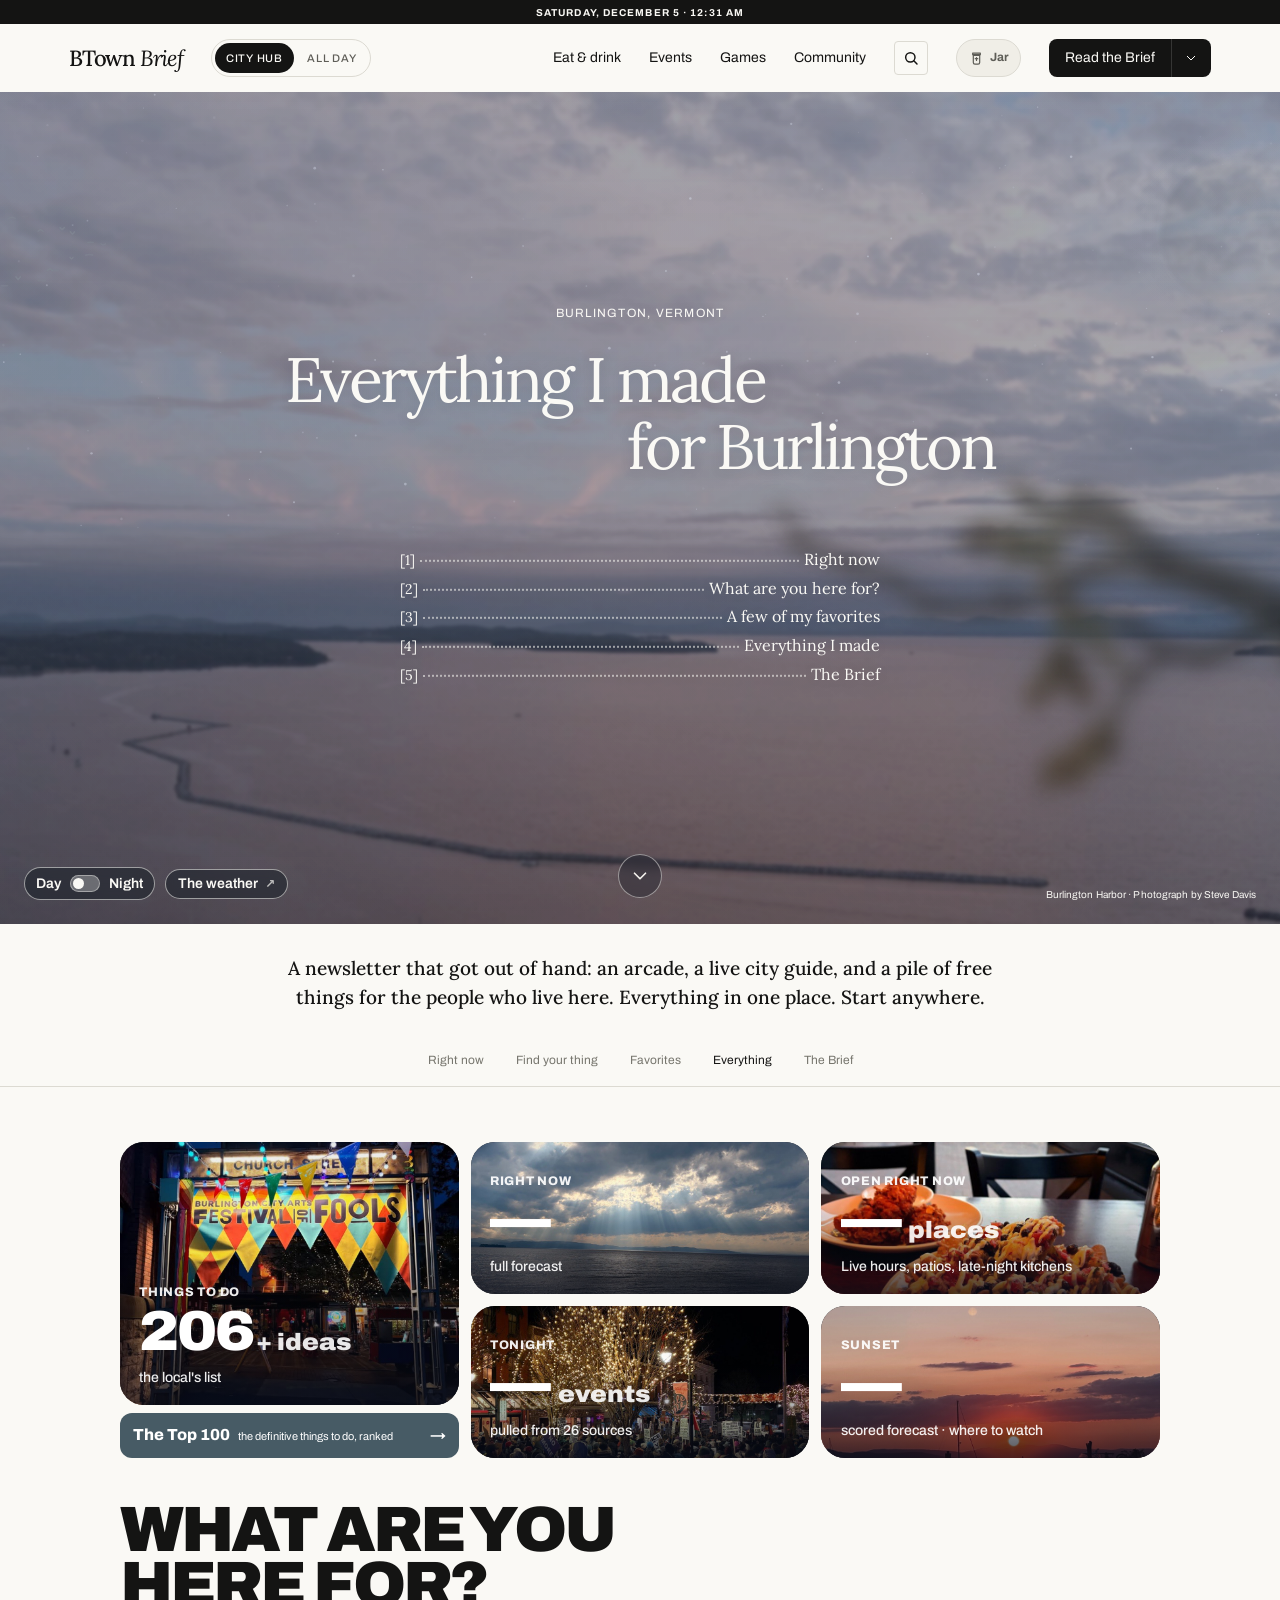
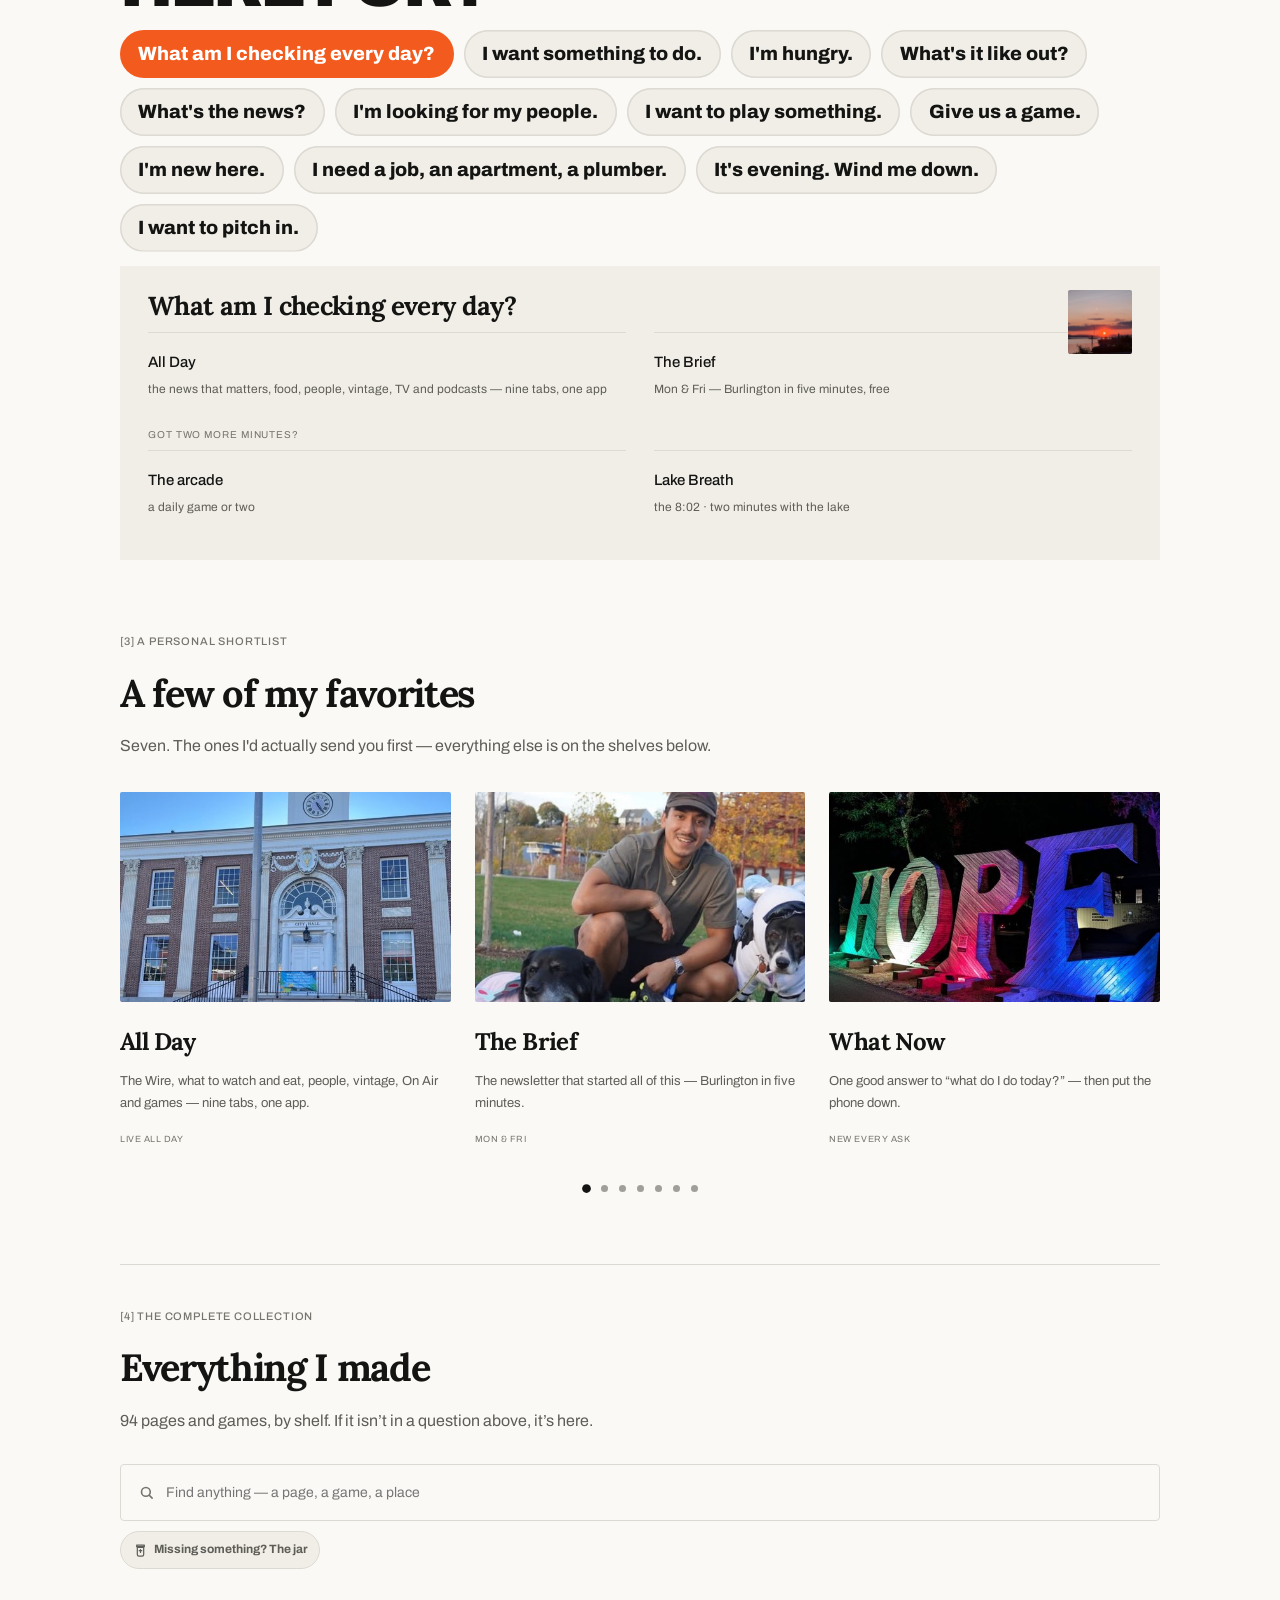
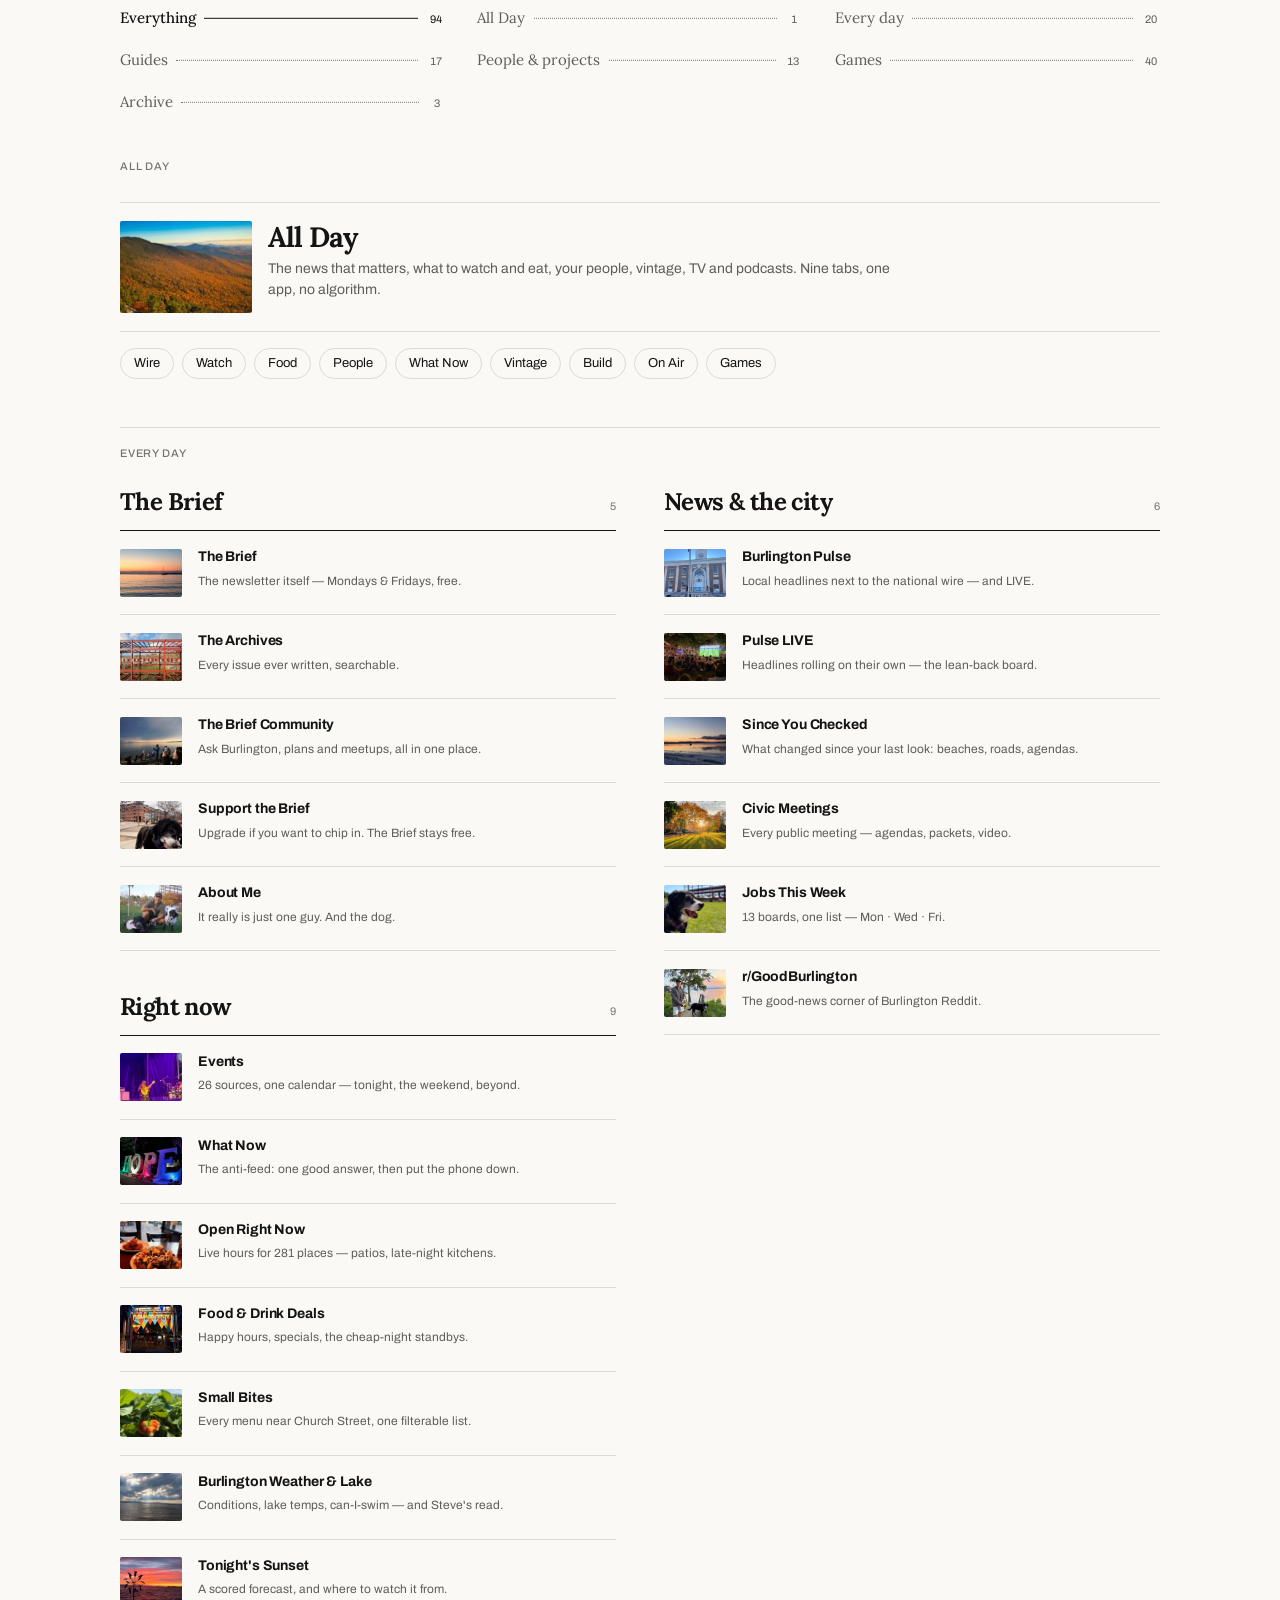
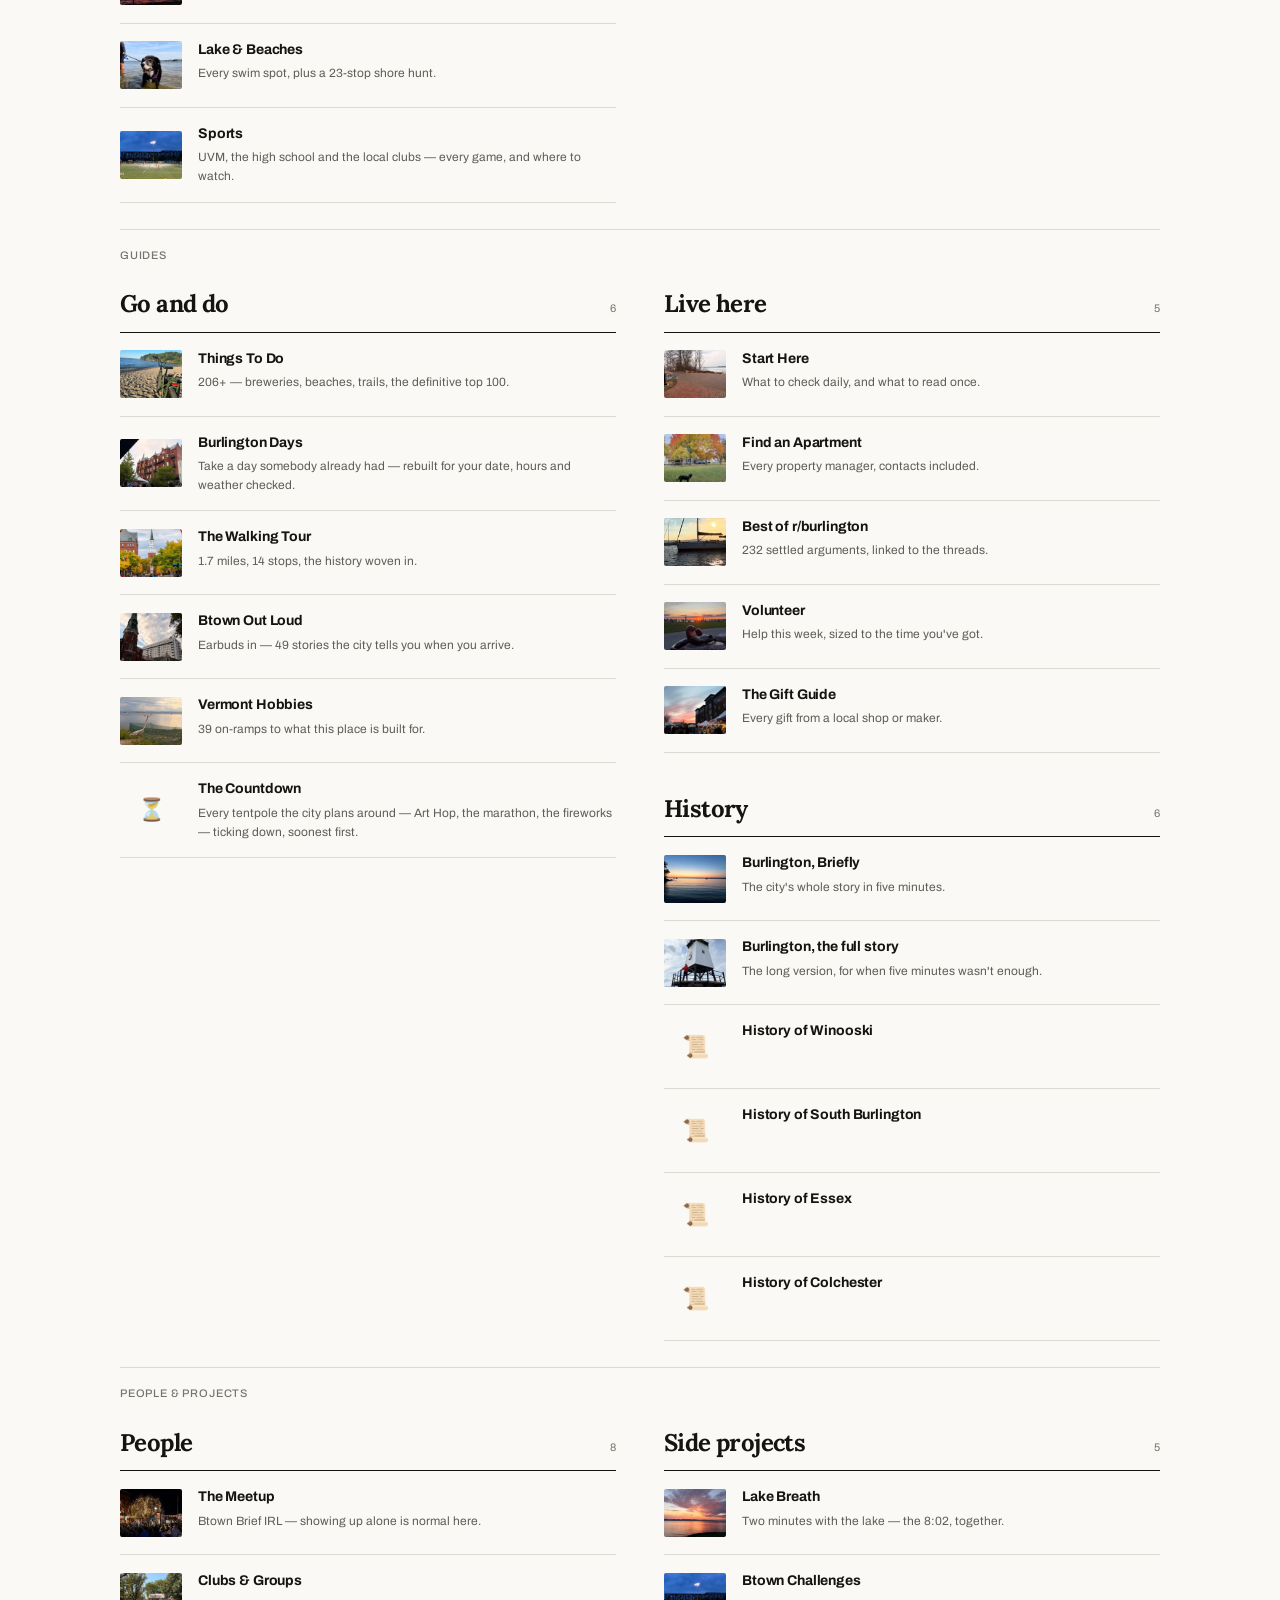
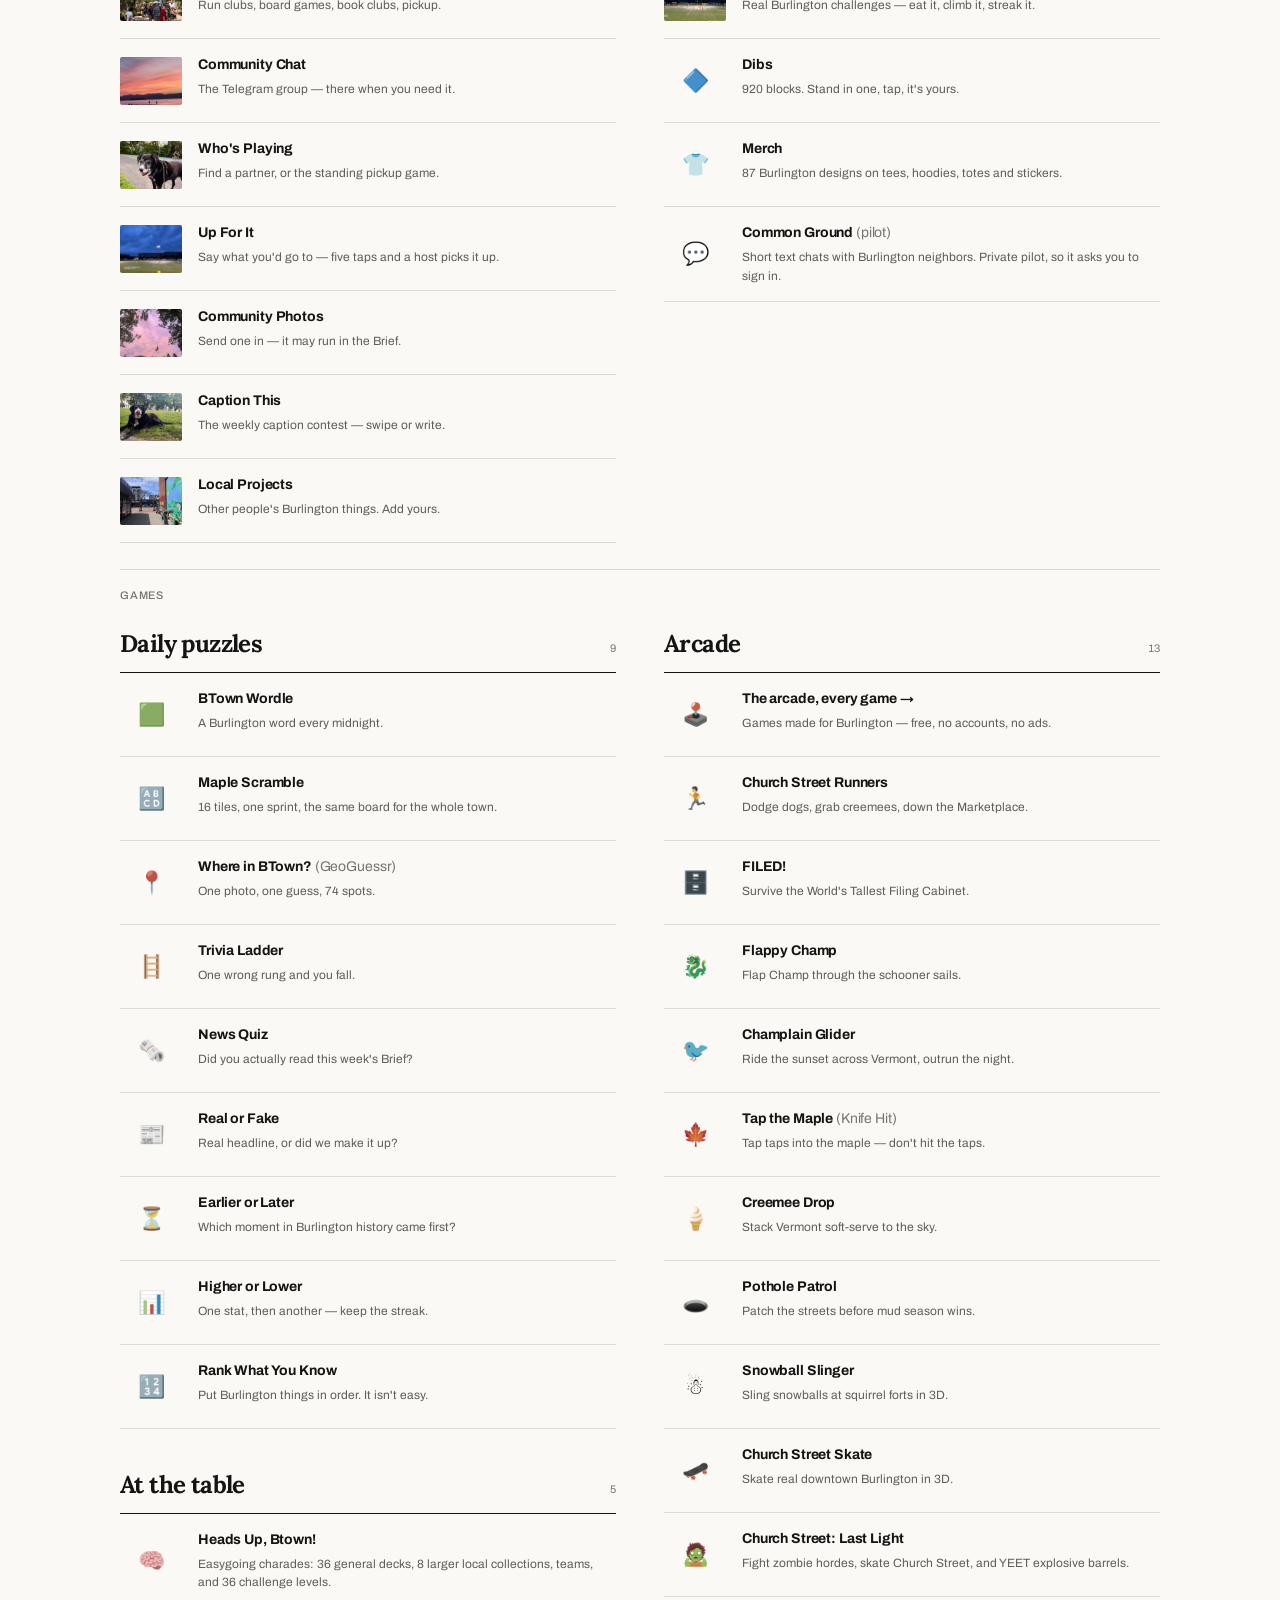
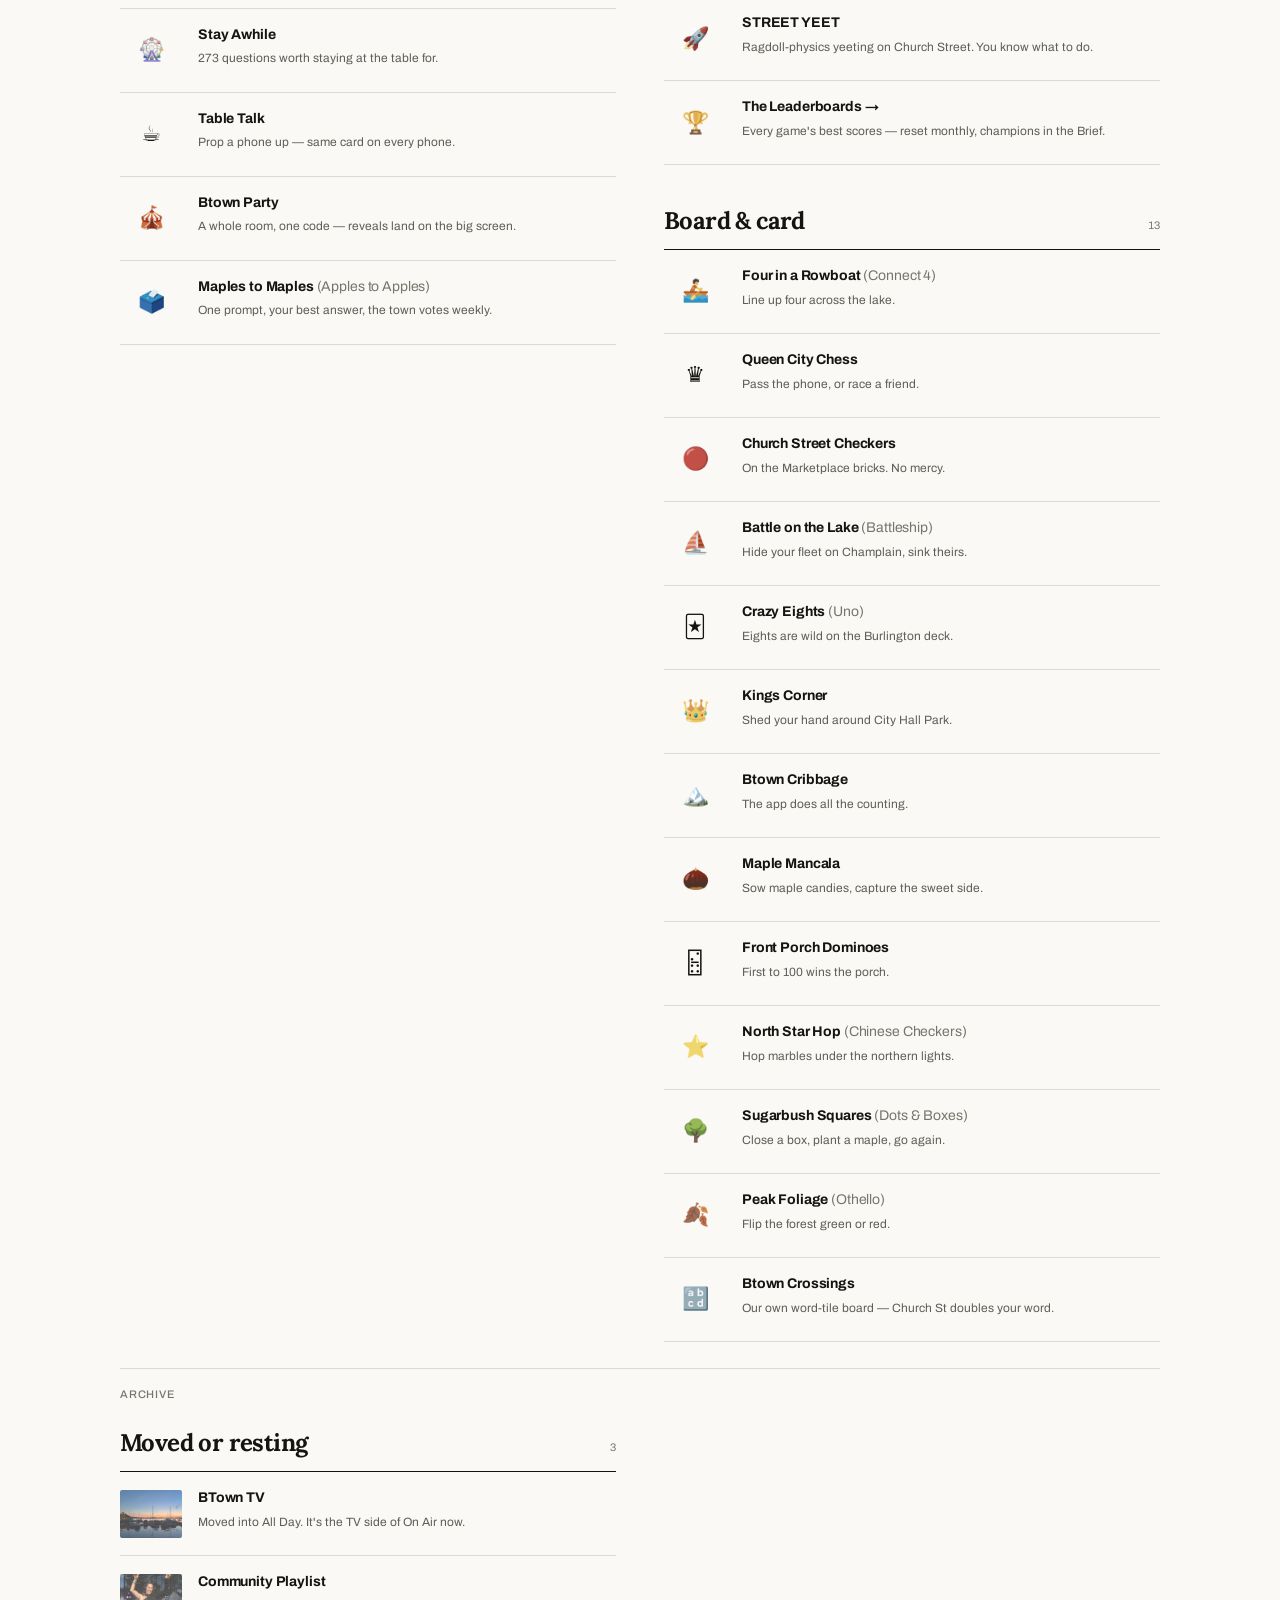
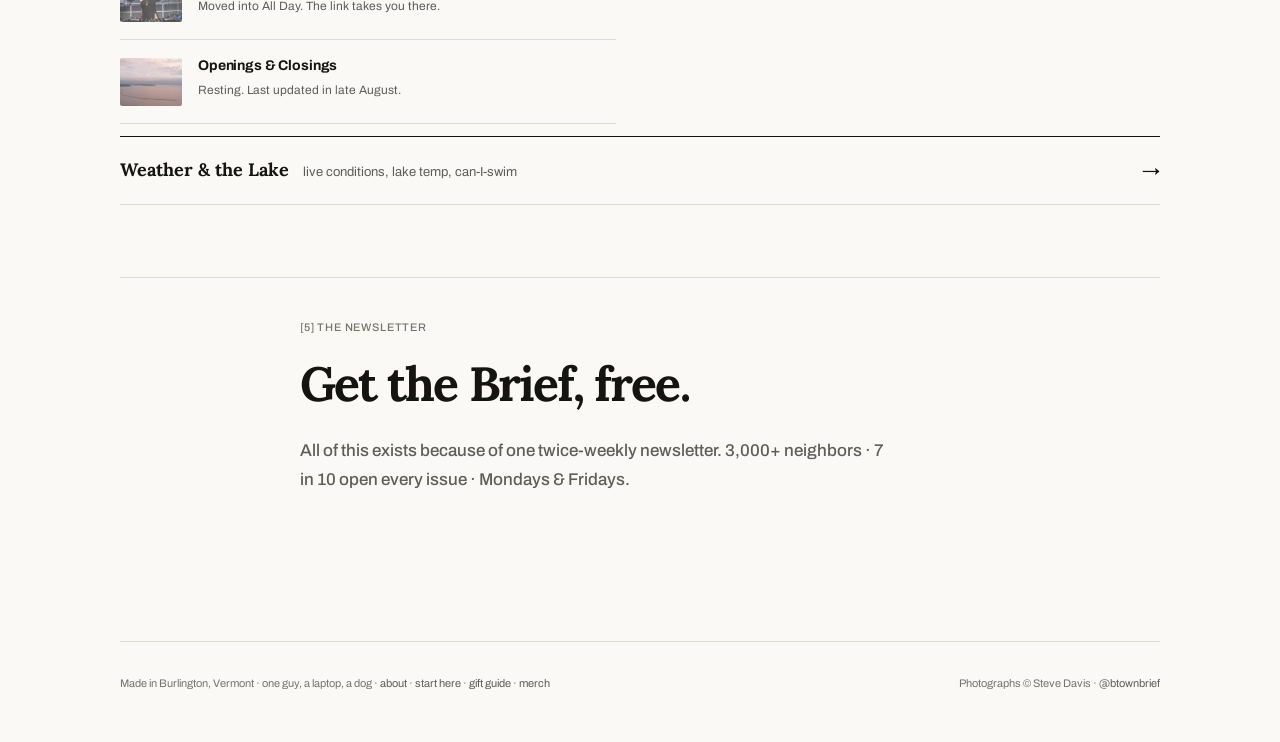
<file: index.html>
<!DOCTYPE html>
<html lang="en">
<head>
<meta charset="utf-8">
<meta name="viewport" content="width=device-width, initial-scale=1, viewport-fit=cover">
<meta name="theme-color" content="#F6F4EF" media="(prefers-color-scheme: light)">
<meta name="theme-color" content="#0B0E12" media="(prefers-color-scheme: dark)">
<title>Burlington, right now — the BTown Brief</title>
<meta name="description" content="Burlington, Vermont right now: what's open, what's on tonight, how warm the lake is, tonight's sunset — and everything one local newsletter has made for the people who live here. Free, live, one page.">

<link rel="icon" href="assets/favicon-32.png" sizes="32x32" type="image/png">
<link rel="icon" href="assets/favicon-16.png" sizes="16x16" type="image/png">
<link rel="apple-touch-icon" href="assets/apple-touch-icon.png">
<link rel="manifest" href="manifest.webmanifest">
<meta name="apple-mobile-web-app-title" content="BTown Brief">

<meta property="og:type" content="website">
<meta property="og:site_name" content="BTown Brief">
<meta property="og:title" content="Burlington, right now">
<meta property="og:description" content="What's open, what's on tonight, how warm the lake is — and everything one local newsletter made for Burlington. Free, live, one page.">
<meta property="og:url" content="https://hub.btownbrief.com/">
<meta property="og:image" content="https://hub.btownbrief.com/assets/og-hub.jpg">
<meta property="og:image:width" content="1200">
<meta property="og:image:height" content="630">
<meta name="twitter:card" content="summary_large_image">
<meta name="twitter:title" content="Burlington, right now">
<meta name="twitter:description" content="What's open, what's on tonight, how warm the lake is — and everything one local newsletter made for Burlington.">
<meta name="twitter:image" content="https://hub.btownbrief.com/assets/og-hub.jpg">

<link rel="preconnect" href="https://fonts.googleapis.com">
<link rel="preconnect" href="https://fonts.gstatic.com" crossorigin>
<link rel="preconnect" href="https://guide.btownbrief.com">
<link href="https://fonts.googleapis.com/css2?family=Archivo:wdth,wght@75..125,400..900&family=Lora:ital,wght@0,400;0,500;0,700;1,400&display=swap" rel="stylesheet">
<link rel="preload" as="image" href="assets/img/hero.jpg">
<link rel="preload" as="image" href="assets/img/hero-fx/branch-lg.webp" media="(min-width: 720px)">
<link rel="preload" as="image" href="assets/img/hero-fx/branch-sm.webp" media="(max-width: 719px)">
<link rel="stylesheet" href="v2.css?v=20260904c">
<link rel="stylesheet" href="editorial.css?v=20261022-groups">
<script>
  /* Saved theme before first paint — no flash. System preference stays the
     default until the visitor picks a side with the header toggle. */
  try {
    var t = localStorage.getItem('btown-theme');
    document.documentElement.setAttribute('data-theme', t === 'dark' ? 'dark' : 'light');
  } catch (e) {}
  if (!window.matchMedia('(prefers-reduced-motion: reduce)').matches) {
    document.documentElement.classList.add('motion-enabled');
  }
</script>
<script>window.goatcounter={path:function(p){return "/hub"+(p==="/"?"/":p)}}</script>
<!-- GoatCounter -->
<script data-goatcounter="https://btown-brief.goatcounter.com/count"
        async src="//gc.zgo.at/count.js"></script>
</head>
<body>
<div class="now-strip" id="now-strip" hidden aria-live="off"><span id="date-line"></span><span aria-hidden="true"> · </span><span id="now-clock"></span></div>
<script>
  /* The clock is page chrome, so paint it before the rest of the body parses. */
  (function () {
    try {
      var now = new Date();
      document.getElementById('date-line').textContent = new Intl.DateTimeFormat('en-US', {
        weekday: 'long', month: 'long', day: 'numeric', timeZone: 'America/New_York'
      }).format(now);
      document.getElementById('now-clock').textContent = new Intl.DateTimeFormat('en-US', {
        hour: 'numeric', minute: '2-digit', timeZone: 'America/New_York'
      }).format(now);
      document.getElementById('now-strip').hidden = false;
    } catch (e) {}
  })();
</script>
<a class="skip-link" href="#main-content">Skip to content</a>

<!-- ============ HEADER: wordmark · what people want · subscribe · search ============ -->
<header class="top">
  <div class="wrap bar">
    <a class="mark" href="/">BTown <i>Brief</i></a>
    <!-- The two front doors. The hub is the index you browse; All Day is the
         feed you read. The switch stays at the very top on every screen. -->
    <div class="doors" role="group" aria-label="City hub or All Day">
      <span class="door door-cur" aria-current="page"><span class="door-long">City&nbsp;</span>hub</span>
      <a class="door" href="https://guide.btownbrief.com/all-day/">All&nbsp;Day</a>
    </div>
    <div class="run">
      <nav class="verbs" aria-label="BTown Brief">
        <a href="https://guide.btownbrief.com/restaurants.html">Eat &amp; drink</a>
        <a href="https://guide.btownbrief.com/events.html">Events</a>
        <a href="https://play.btownbrief.com/">Games</a>
        <a href="https://guide.btownbrief.com/telegram.html">Community</a>
      </nav>
    </div>
    <!-- Search up top for people who already know what they want. -->
    <button class="sbtn top-search" type="button" id="search-open" aria-label="Search everything I made" title="Search (press /)">
      <svg width="16" height="16" viewBox="0 0 24 24" fill="none" stroke="currentColor" stroke-width="2.2" stroke-linecap="round" aria-hidden="true"><circle cx="11" cy="11" r="7"/><line x1="21" y1="21" x2="16.2" y2="16.2"/></svg>
    </button>
    <button class="jarbtn" type="button" id="jar-open" data-jar-open aria-label="Suggestion jar and tip jar" title="Suggestions and tips">
      <svg viewBox="0 0 24 24" aria-hidden="true"><path d="M7.5 7.5h9v10.2a2.3 2.3 0 0 1-2.3 2.3H9.8a2.3 2.3 0 0 1-2.3-2.3z"/><path d="M6.6 4.4h10.8v2.2H6.6z"/><path d="M12 10.6v4.2M10.2 12.3h3.6"/></svg><span>Jar</span>
    </button>
    <div class="read-group">
      <a class="read-cta" href="https://www.btownbrief.com?utm_source=hub&amp;utm_medium=referral&amp;utm_campaign=nav">Read the Brief</a>
      <details class="site-menu" id="site-menu">
        <summary aria-label="Open site menu"><svg width="16" height="16" viewBox="0 0 24 24" fill="none" stroke="currentColor" stroke-width="1.5" aria-hidden="true"><path d="m6 9 6 6 6-6"/></svg></summary>
        <div class="menu-panel">
          <p class="menu-label">Around Burlington</p>
          <a class="menu-read" href="https://www.btownbrief.com?utm_source=hub&amp;utm_medium=referral&amp;utm_campaign=nav">Read the Brief <span>↗</span></a>
          <a href="https://guide.btownbrief.com/all-day/">All Day <span>↗</span></a>
          <a href="https://guide.btownbrief.com/restaurants.html">Eat &amp; drink <span>↗</span></a>
          <a href="https://guide.btownbrief.com/events.html">Events <span>↗</span></a>
          <a href="https://guide.btownbrief.com/things-to-do.html">Things to do <span>↗</span></a>
          <a href="https://guide.btownbrief.com/weather.html">Weather &amp; lake <span>↗</span></a>
          <a href="https://play.btownbrief.com/">Games <span>↗</span></a>
          <a href="https://guide.btownbrief.com/telegram.html">Community <span>↗</span></a>
          <a href="https://guide.btownbrief.com/live.html">Pulse Live <span>↗</span></a>
          <a href="https://www.btownbrief.com/about-me">About Steve <span>↗</span></a>
          <a href="#subscribe">Subscribe, free <span>↓</span></a>
          <div class="menu-tools">
    <button class="sbtn" type="button" id="theme-toggle" aria-label="Toggle light or dark mode" title="Light / dark">
      <svg class="icon-sun" width="15" height="15" viewBox="0 0 24 24" fill="none" stroke="currentColor" stroke-width="2.4" stroke-linecap="round" aria-hidden="true"><circle cx="12" cy="12" r="4.6"/><line x1="12" y1="2" x2="12" y2="4.6"/><line x1="12" y1="19.4" x2="12" y2="22"/><line x1="2" y1="12" x2="4.6" y2="12"/><line x1="19.4" y1="12" x2="22" y2="12"/><line x1="4.9" y1="4.9" x2="6.7" y2="6.7"/><line x1="17.3" y1="17.3" x2="19.1" y2="19.1"/><line x1="4.9" y1="19.1" x2="6.7" y2="17.3"/><line x1="17.3" y1="6.7" x2="19.1" y2="4.9"/></svg>
      <svg class="icon-moon" width="15" height="15" viewBox="0 0 24 24" fill="none" stroke="currentColor" stroke-width="2.4" stroke-linecap="round" stroke-linejoin="round" aria-hidden="true"><path d="M21 12.79A9 9 0 1 1 11.21 3 7 7 0 0 0 21 12.79z"/></svg>
    </button>
            <span>Light / dark</span>
          </div>
        </div>
      </details>
    </div>
  </div>
</header>

<!-- ============ THE OPENING FRAME: everything I made ============ -->
<section class="cover" aria-labelledby="cover-title">
  <img src="assets/img/hero.jpg" alt="Sunset over Burlington Harbor" fetchpriority="high">
  <canvas id="sky-live" aria-hidden="true"></canvas>
  <div class="scene-curtain" aria-hidden="true"></div>
  <div class="cover-copy">
    <p class="eyebrow">Burlington, Vermont</p>
    <h1 id="cover-title"><span>Everything I made</span><span>for Burlington</span></h1>
    <nav class="cover-contents" aria-label="Page contents">
      <a href="#right-now"><span class="chapter">[1]</span><span class="dots" aria-hidden="true"></span><span>Right now</span></a>
      <a href="#ask"><span class="chapter">[2]</span><span class="dots" aria-hidden="true"></span><span>What are you here for?</span></a>
      <a href="#favorites"><span class="chapter">[3]</span><span class="dots" aria-hidden="true"></span><span>A few of my favorites</span></a>
      <a href="#everything"><span class="chapter">[4]</span><span class="dots" aria-hidden="true"></span><span>Everything I made</span></a>
      <a href="#subscribe"><span class="chapter">[5]</span><span class="dots" aria-hidden="true"></span><span>The Brief</span></a>
    </nav>
  </div>
  <div class="sky-controls">
    <button type="button" class="theme-sky-toggle" id="theme-sky-toggle" aria-label="Switch to night mode" aria-pressed="false">
      <span>Day</span><i aria-hidden="true"></i><span>Night</span>
    </button>
    <a class="cover-weather" href="https://guide.btownbrief.com/weather.html"><b id="cover-temp"></b><span>The weather</span><i aria-hidden="true">↗</i></a>
  </div>
  <button class="scroll-cue editorial-scroll-cue" id="scroll-cue" type="button" aria-label="Scroll down to explore">
    <svg width="20" height="20" viewBox="0 0 24 24" fill="none" stroke="currentColor" stroke-width="1.8" stroke-linecap="round" stroke-linejoin="round" aria-hidden="true"><path d="m6 9 6 6 6-6"/></svg>
  </button>
  <p class="cover-credit">Burlington Harbor · Photograph by Steve Davis</p>
</section>

<div class="reading-intro">
  <p>A newsletter that got out of hand: an arcade, a live city guide, and a pile of free things for the people who live here. Everything in one place. Start anywhere.</p>
</div>
<nav class="reading-nav" aria-label="Section navigation">
  <a href="#right-now">Right now</a><a href="#ask">Find your thing</a><a href="#favorites">Favorites</a><a href="#everything">Everything</a><a href="#subscribe">The Brief</a>
</nav>
<main class="wrap" id="main-content">

  <div class="classic-layout" id="right-now">

  <!-- ============ THE BENTO: live, photographic ============ -->
  <section class="bento" aria-label="Right now">

    <div class="bento-stack">
      <a class="t ph big" href="https://guide.btownbrief.com/things-to-do.html">
        <img src="assets/img/ig/fools-night.jpg" alt="The Festival of Fools banner over Church Street at night, shops lit behind it" fetchpriority="high">
        <p class="lab">Things to do</p>
        <p class="num">206<small>+ ideas</small></p>
        <p class="sub">the local's list</p>
      </a>
      <a class="bento-bar" href="https://guide.btownbrief.com/things-to-do.html#top-100">
        <span>The Top 100</span><small>the definitive things to do, ranked</small><b aria-hidden="true">→</b>
      </a>
    </div>

    <a class="t ph" href="https://guide.btownbrief.com/weather.html">
      <img src="assets/img/ig/sky.jpg" alt="Sun through a break in storm clouds over Lake Champlain" loading="lazy">
      <p class="lab">Right now</p>
      <p class="num" id="temp">—</p>
      <p class="sub" id="sky">full forecast</p>
    </a>

    <a class="t ph" href="https://guide.btownbrief.com/restaurants.html">
      <img src="assets/img/ig/food.jpg" alt="Nachos and fried chicken on a window table, Church Street at sunset outside" loading="lazy">
      <p class="lab">Open right now</p>
      <p class="num"><span id="open-n">—</span><small id="open-of"> places</small></p>
      <p class="sub" id="open-sub">Live hours, patios, late-night kitchens</p>
    </a>

    <a class="t ph" href="https://guide.btownbrief.com/events.html?when=today&amp;tonight=1">
      <img src="assets/img/ig/crowd.jpg" alt="A crowd under the string lights on Church Street" loading="lazy">
      <p class="lab" id="tonight-lab">Tonight</p>
      <p class="num"><span id="tonight-n">—</span><small> events</small></p>
      <p class="sub" id="tonight-sub">pulled from 26 sources</p>
    </a>

    <a class="t ph" href="https://guide.btownbrief.com/sunset.html">
      <img src="assets/img/ig/docksunset.jpg" alt="People on the waterfront docks watching the sun set over Lake Champlain, a sailboat in the harbor" loading="lazy">
      <p class="lab">Sunset</p>
      <p class="num" id="sunset">—</p>
      <p class="sub">scored forecast · where to watch</p>
    </a>

  </section>

  <!-- ============ THE QUESTIONS: pills + one open panel ============ -->
  <section class="ask" id="ask">
    <h2>What are you<br>here for?</h2>
    <div class="pills" role="group" aria-label="What are you here for?">
      <button class="pill on" aria-pressed="true" data-q="daily">What am I checking every day?</button>
      <button class="pill" aria-pressed="false" data-q="do">I want something to do.</button>
      <button class="pill" aria-pressed="false" data-q="eat">I'm hungry.</button>
      <button class="pill" aria-pressed="false" data-q="out">What's it like out?</button>
      <button class="pill" aria-pressed="false" data-q="news">What's the news?</button>
      <button class="pill" aria-pressed="false" data-q="people">I'm looking for my people.</button>
      <button class="pill" aria-pressed="false" data-q="play">I want to play something.</button>
      <button class="pill" aria-pressed="false" data-q="game">Give us a game.</button>
      <button class="pill" aria-pressed="false" data-q="new">I'm new here.</button>
      <button class="pill" aria-pressed="false" data-q="live">I need a job, an apartment, a plumber.</button>
      <button class="pill" aria-pressed="false" data-q="evening">It's evening. Wind me down.</button>
      <button class="pill" aria-pressed="false" data-q="help">I want to pitch in.</button>
    </div>
  </section>
  </div>

  <section class="answers" aria-label="Your recommendations">
    <div class="panels">
      <div class="qp" data-q="do">
        <img src="assets/img/ig/fools-s.jpg" alt="" loading="lazy">
        <h3>I want something to do.</h3>
        <div class="rows">
          <a href="https://play.btownbrief.com/burlington-days/"><b>Burlington Days</b><small>a day somebody already had, rebuilt for yours</small></a>
          <a href="https://play.btownbrief.com/what-now/"><b>What Now</b><small>one good answer, then put the phone down</small></a>
          <a href="https://guide.btownbrief.com/events.html"><b>Events</b><em data-live="events">26 sources · one calendar</em></a>
          <a href="https://guide.btownbrief.com/sports.html"><b>Sports</b><small>UVM, the high school, and tonight’s games</small></a>
          <a href="https://guide.btownbrief.com/things-to-do.html"><b>Things To Do</b><em>206+ · the local's list</em></a>
          <a href="https://guide.btownbrief.com/beaches.html"><b>Lake &amp; Beaches</b><em data-live="beaches">swim statuses · every beach</em></a>
        </div>
      </div>
      <div class="qp" data-q="eat">
        <img src="assets/img/ig/food-s.jpg" alt="" loading="lazy">
        <h3>I'm hungry.</h3>
        <div class="rows">
          <a href="https://guide.btownbrief.com/restaurants.html"><b>Open Right Now</b><em data-live="open">live hours for 281 places</em></a>
          <a href="https://guide.btownbrief.com/deals.html"><b>Food &amp; Drink Deals</b><em data-live="deals">happy hours, specials</em></a>
          <a href="https://guide.btownbrief.com/small-bites.html"><b>Small Bites</b><small>every menu near Church Street</small></a>
          <a href="https://guide.btownbrief.com/openings.html"><b>Openings &amp; Closings</b><em data-live="openings">every entry sourced</em></a>
        </div>
      </div>
      <div class="qp" data-q="out">
        <img src="assets/img/ig/sky-s.jpg" alt="" loading="lazy">
        <h3>What's it like out?</h3>
        <div class="rows">
          <a href="https://guide.btownbrief.com/weather.html"><b>Burlington Weather &amp; Lake</b><em data-live="weather">with Steve's read</em></a>
          <a href="https://guide.btownbrief.com/sunset.html"><b>Tonight's Sunset</b><em data-live="sunset">scored forecast</em></a>
          <a href="https://guide.btownbrief.com/beaches.html"><b>Lake &amp; Beaches</b><em data-live="beaches">swim statuses</em></a>
        </div>
      </div>
      <div class="qp" data-q="news">
        <img src="assets/img/ig/cityhall-s.jpg" alt="" loading="lazy">
        <h3>What's the news?</h3>
        <div class="rows">
          <a href="https://www.btownbrief.com?utm_source=hub&amp;utm_medium=referral&amp;utm_campaign=site_capture"><b>The Brief</b><em>Mon &amp; Fri · read the newsletter</em></a>
          <a href="https://guide.btownbrief.com/pulse.html"><b>Burlington Pulse</b><em>every 20 min · local + national wire</em></a>
          <a href="https://guide.btownbrief.com/changes.html"><b>Since You Checked</b><small>what changed since your last visit</small></a>
          <a href="https://guide.btownbrief.com/civic.html"><b>Civic Meetings</b><small>agendas, packets, video</small></a>
          <a href="https://play.btownbrief.com/news-quiz/"><b>News Quiz</b><small>did you actually read this week's Brief?</small></a>
          <a href="https://play.btownbrief.com/archive/"><b>The Archives</b><small>find the story you half-remember</small></a>
        </div>
      </div>
      <!-- This panel used to be fourteen links across Morning / Day / Evening.
           All Day absorbed that job — the wire, Reddit, video, podcasts and
           photos are its tabs now — so the honest answer is two things. -->
      <div class="qp on" data-q="daily">
        <img src="assets/img/ig/docksunset-s.jpg" alt="" loading="lazy">
        <h3>What am I checking every day?</h3>
        <div class="rows">
          <a href="https://guide.btownbrief.com/all-day/"><b>All Day</b><small>the news that matters, food, people, vintage, TV and podcasts — nine tabs, one app</small></a>
          <a href="https://www.btownbrief.com?utm_source=hub&amp;utm_medium=referral&amp;utm_campaign=daily_panel"><b>The Brief</b><small>Mon &amp; Fri — Burlington in five minutes, free</small></a>
        </div>
        <p class="split">Got two more minutes?</p>
        <div class="rows">
          <a href="https://play.btownbrief.com/"><b>The arcade</b><em data-live="games">a daily game or two</em></a>
          <a href="https://play.btownbrief.com/lake-breath/"><b>Lake Breath</b><em>the 8:02 · two minutes with the lake</em></a>
        </div>
      </div>
      <div class="qp" data-q="people">
        <img src="assets/img/ig/crowd-s.jpg" alt="" loading="lazy">
        <h3>I'm looking for my people.</h3>
        <div class="rows">
          <a href="https://guide.btownbrief.com/all-day/#people"><b>People, in All Day</b><small>run clubs this week, plans, and the groups that fit you</small></a>
          <a href="https://www.meetup.com/burlington-social-activites-group/"><b>The Meetup</b><em>Btown Brief IRL · 600+ members</em></a>
          <a href="https://play.btownbrief.com/up-for-it/"><b>Up For It</b><small>say what you'd go to — five taps and a host picks it up</small></a>
          <a href="https://play.btownbrief.com/whos-playing/"><b>Who's Playing</b><small>find a partner — tennis, pickleball, pickup</small></a>
          <a href="https://guide.btownbrief.com/telegram.html"><b>Community Chat</b><small>the Telegram group</small></a>
          <a href="https://guide.btownbrief.com/clubs.html"><b>Clubs &amp; Groups</b><small>run clubs, board games, book clubs</small></a>
        </div>
      </div>
      <div class="qp" data-q="play">
        <img src="assets/img/ig/soccer-s.jpg" alt="" loading="lazy">
        <h3>I want to play something.</h3>
        <p class="split">On your phone</p>
        <div class="rows">
          <a href="https://play.btownbrief.com/"><b>The arcade</b><em data-live="games">free, no accounts</em></a>
          <a href="https://play.btownbrief.com/leaderboards/"><b>Leaderboards</b><em>reset monthly · champions in the Brief</em></a>
          <a href="https://play.btownbrief.com/maple-scramble/"><b>Maple Scramble</b><small>sixteen tiles, one sprint a day</small></a>
          <a href="https://play.btownbrief.com/church-street-skate/"><b>Church Street Skate</b><small>real downtown Burlington, in 3D</small></a>
        </div>
        <p class="split">Out in the real world</p>
        <div class="rows">
          <a href="https://play.btownbrief.com/whos-playing/"><b>Who's Playing</b><small>find a partner — tennis, pickleball, a run</small></a>
          <a href="https://play.btownbrief.com/dibs/"><b>Dibs</b><small>claim a block of the real city</small></a>
          <a href="https://play.btownbrief.com/challenges/"><b>Btown Challenges</b><small>eat it, climb it, streak it — then prove it</small></a>
        </div>
      </div>
      <div class="qp" data-q="game">
        <img src="assets/img/ig/hope-s.jpg" alt="" loading="lazy">
        <h3>We're hanging out — give us a game.</h3>
        <div class="rows">
          <a href="https://guide.btownbrief.com/table.html"><b>Table Talk</b><small>prop a phone up at the table</small></a>
          <a href="https://play.btownbrief.com/stay-awhile/"><b>Stay Awhile</b><em data-live="stay">spin, land, ask</em></a>
          <a href="https://play.btownbrief.com/maples-to-maples/party.html"><b>Maples to Maples</b><small>Party Mode — 3–4 phones, live</small></a>
          <a href="https://play.btownbrief.com/btown-party/"><b>Btown Party</b><small>a whole room, one code</small></a>
        </div>
      </div>
      <div class="qp" data-q="new">
        <img src="assets/img/ig/church-s.jpg" alt="" loading="lazy">
        <h3>I'm new here — or my visitors are.</h3>
        <div class="rows">
          <a href="https://play.btownbrief.com/burlington-days/"><b>Burlington Days</b><small>hand them a whole day, planned</small></a>
          <a href="https://guide.btownbrief.com/walking-tour.html"><b>The Walking Tour</b><em>14 stops · about 90 minutes</em></a>
          <a href="https://guide.btownbrief.com/out-loud/"><b>Btown Out Loud</b><em>49 stories · earbuds in, walk</em></a>
          <a href="https://guide.btownbrief.com/history.html"><b>Burlington, Briefly</b><em>a five-minute read</em></a>
          <a href="https://guide.btownbrief.com/hobbies.html"><b>Vermont Hobbies</b><em>39 on-ramps</em></a>
        </div>
      </div>
      <div class="qp" data-q="live">
        <img src="assets/img/ig/tower-s.jpg" alt="" loading="lazy">
        <h3>I need a job, an apartment — or a plumber.</h3>
        <div class="rows">
          <a href="https://guide.btownbrief.com/jobs.html"><b>Jobs This Week</b><em data-live="jobs">13 boards, one list</em></a>
          <a href="https://guide.btownbrief.com/housing.html"><b>Find an Apartment</b><small>every property manager's email</small></a>
          <a href="https://guide.btownbrief.com/best-of-reddit.html"><b>Best of r/burlington</b><em>232 answers — mechanics, plumbers, barbers, straight to the threads</em></a>
          <a href="https://guide.btownbrief.com/telegram.html"><b>Community Chat</b><small>ask a local right now</small></a>
        </div>
      </div>
      <div class="qp" data-q="evening">
        <img src="assets/img/ig/marina-s.jpg" alt="" loading="lazy">
        <h3>It's evening. Wind me down.</h3>
        <div class="rows">
          <a href="https://play.btownbrief.com/lake-breath/"><b>Lake Breath</b><em>the 8:02 · two minutes with the lake</em></a>
          <a href="https://guide.btownbrief.com/all-day/#onair"><b>BTown TV</b><small>the TV side of All Day's On Air</small></a>
          <a href="https://guide.btownbrief.com/live.html"><b>Pulse LIVE</b><em>headlines rolling on their own — lean back</em></a>
          <a href="https://guide.btownbrief.com/goodburlington.html"><b>r/GoodBurlington</b><small>the good-news corner</small></a>
        </div>
      </div>
      <div class="qp" data-q="help">
        <img src="assets/img/ig/seal-s.jpg" alt="" loading="lazy">
        <h3>I want to pitch in.</h3>
        <div class="rows">
          <a href="https://ko-fi.com/btownbrief"><b>Buy me a coffee</b><small>the donation link — keeps all of this free</small></a>
          <a href="https://guide.btownbrief.com/volunteer.html"><b>Volunteer</b><small>help this week, sized to your time</small></a>
          <a href="https://guide.btownbrief.com/projects.html"><b>Local Projects</b><small>other people's Burlington things</small></a>
          <a href="https://guide.btownbrief.com/photos.html"><b>Community Photos</b><small>send one, it may run</small></a>
          <a href="https://play.btownbrief.com/caption-this/"><b>Caption This</b><small>the weekly caption contest — swipe or write</small></a>
        </div>
      </div>
    </div>
  </section>

  <!-- ============ A FEW OF MY FAVORITES: the shelf that scrolls ============ -->
  <section class="favs" id="favorites" aria-label="A few of my favorites">
    <p class="section-number">[3] A personal shortlist</p>
    <div class="favhead">
      <h2 class="D">A few of my favorites</h2>
      <p>Seven. The ones I'd actually send you first — everything else is on the shelves below.</p>
    </div>
    <div class="favshelf" id="favshelf" tabindex="0" aria-label="Favorites, scrolls sideways">
      <a class="fav" href="https://guide.btownbrief.com/all-day/">
        <img src="assets/img/ig/fav/cityhall.jpg" alt="" loading="lazy">
        <span class="tx"><b>All Day</b><small>The Wire, what to watch and eat, people, vintage, On Air and games — nine tabs, one app.</small><i>live all day</i></span>
      </a>
      <a class="fav" href="https://www.btownbrief.com?utm_source=hub&amp;utm_medium=referral&amp;utm_campaign=favorites">
        <img src="assets/img/ig/fav/steve.jpg" alt="" loading="lazy">
        <span class="tx"><b>The Brief</b><small>The newsletter that started all of this — Burlington in five minutes.</small><i>Mon &amp; Fri</i></span>
      </a>
      <a class="fav" href="https://play.btownbrief.com/what-now/">
        <img src="assets/img/ig/fav/hope.jpg" alt="" loading="lazy">
        <span class="tx"><b>What Now</b><small>One good answer to “what do I do today?” — then put the phone down.</small><i>new every ask</i></span>
      </a>
      <a class="fav" href="https://play.btownbrief.com/burlington-days/">
        <img src="assets/img/ig/fav/beachbike.jpg" alt="" loading="lazy">
        <span class="tx"><b>Burlington Days</b><small>Days people actually had here. Take one and it&rsquo;s rebuilt for your date &mdash; hours, weather and what&rsquo;s on, all checked.</small><i>any day you like</i></span>
      </a>
      <a class="fav" href="https://guide.btownbrief.com/events.html?when=weekend">
        <img src="assets/img/ig/fav/crowd.jpg" alt="" loading="lazy">
        <span class="tx"><b>Events</b><small>Every event in town from 26 sources — so you stop checking 26 sources.</small><i>twice daily</i></span>
      </a>
      <a class="fav" href="https://guide.btownbrief.com/weather.html">
        <img src="assets/img/ig/fav/sky.jpg" alt="" loading="lazy">
        <span class="tx"><b>Burlington Weather &amp; Lake</b><small>Conditions, lake temps, can-I-swim — with a written read on the day.</small><i>hourly</i></span>
      </a>
      <a class="fav" href="https://play.btownbrief.com/">
        <img src="assets/img/ig/fav/hoops.jpg" alt="" loading="lazy">
        <span class="tx"><b>The arcade</b><small>Games made for Burlington — free, no accounts, no ads.</small><i>always open</i></span>
      </a>
    </div>
    <div class="favdots" id="favdots"></div>
  </section>

  <!-- ============ EVERYTHING, A–Z — generated from the catalogs; the guarantee ============ -->
  <section class="az" id="everything">
    <p class="section-number">[4] The complete collection</p>
    <div class="azhead">
      <h2 class="D">Everything I made</h2>
      <p id="az-count">97 pages and games, by shelf. If it isn't in a question above, it's here.</p>
      <label class="find"><svg width="15" height="15" viewBox="0 0 24 24" fill="none" stroke="currentColor" stroke-width="2.6" stroke-linecap="round" aria-hidden="true"><circle cx="11" cy="11" r="7"/><line x1="21" y1="21" x2="16.2" y2="16.2"/></svg><input type="search" id="find" placeholder="Find anything — a page, a game, a place" autocomplete="off"></label>
      <button class="jarbtn jarbtn-az" type="button" data-jar-open aria-label="Suggestion jar and tip jar" title="Suggestions and tips"><svg viewBox="0 0 24 24" aria-hidden="true"><path d="M7.5 7.5h9v10.2a2.3 2.3 0 0 1-2.3 2.3H9.8a2.3 2.3 0 0 1-2.3-2.3z"/><path d="M6.6 4.4h10.8v2.2H6.6z"/><path d="M12 10.6v4.2M10.2 12.3h3.6"/></svg><span>Missing something? The jar</span></button>
    </div>
    <!-- The table of contents. Same filter buttons as ever, dressed like the
         index page of a book: dotted leaders out to a live count. Since the
         2026-10-22 cleanup a button picks a whole GROUP (All Day, Every day,
         Guides, People & projects, Games, Archive), not one shelf: each .grp
         carries data-group, and v2.js sums the tiles per group. -->
    <div class="azchips" role="group" aria-label="Filter by group">
      <button class="azchip on" data-shelf=""><span class="ct">Everything</span><i class="lead" aria-hidden="true"></i><span class="n">97</span></button>
      <button class="azchip" data-shelf="allday"><span class="ct">All Day</span><i class="lead" aria-hidden="true"></i><span class="n"></span></button>
      <button class="azchip" data-shelf="everyday"><span class="ct">Every day</span><i class="lead" aria-hidden="true"></i><span class="n"></span></button>
      <button class="azchip" data-shelf="guides"><span class="ct">Guides</span><i class="lead" aria-hidden="true"></i><span class="n"></span></button>
      <button class="azchip" data-shelf="community"><span class="ct">People &amp; projects</span><i class="lead" aria-hidden="true"></i><span class="n"></span></button>
      <button class="azchip" data-shelf="games"><span class="ct">Games</span><i class="lead" aria-hidden="true"></i><span class="n"></span></button>
      <button class="azchip" data-shelf="archive"><span class="ct">Archive</span><i class="lead" aria-hidden="true"></i><span class="n"></span></button>
    </div>

    <!-- Curated shelves, in groups. Each group opens with a .band-h line that
         spans both columns; the shelves under it flow in two columns as
         before. v2.js merges catalog.json + games.json + search-index.json
         into these at load: known links gain search keywords, unknown ones are
         appended to the right shelf (games by section, guide cards by group,
         the rest under "Just added") — so a new launch still needs no edit
         here. To file one by hand, move its tile into the shelf you want. -->
    <div id="az-shelves" class="shelves">

      <!-- ===== All Day: first, because it's the one I'd hand you ===== -->
      <p class="band-h" data-group="allday">All Day</p>
      <div class="grp grp-wide" data-shelf="allday" data-group="allday">
        <div class="gh"><i class="c-lake"></i><h3>All Day</h3><small>1</small></div>
        <a class="tile lead allday-tile" href="https://guide.btownbrief.com/all-day/" data-kw="reader feed wire news x facebook reddit podcasts tv on air watch films movies food restaurants instagram people plans clubs vintage thrift build habits photos music what now missions games arcade leaderboard app"><img src="assets/img/ig/thumb/foliage.jpg" alt="" loading="lazy"><span class="tt"><b>All Day</b><small>The news that matters, what to watch and eat, your people, vintage, TV and podcasts. Nine tabs, one app, no algorithm.</small></span></a>
        <nav class="allday-tabs" aria-label="Open All Day at a tab">
          <a href="https://guide.btownbrief.com/all-day/#wire">Wire</a>
          <a href="https://guide.btownbrief.com/all-day/#watch">Watch</a>
          <a href="https://guide.btownbrief.com/all-day/#food">Food</a>
          <a href="https://guide.btownbrief.com/all-day/#people">People</a>
          <a href="https://guide.btownbrief.com/all-day/#whatnow">What Now</a>
          <a href="https://guide.btownbrief.com/all-day/#vintage">Vintage</a>
          <a href="https://guide.btownbrief.com/all-day/#build">Build</a>
          <a href="https://guide.btownbrief.com/all-day/#onair">On Air</a>
          <a href="https://guide.btownbrief.com/all-day/#games">Games</a>
        </nav>
      </div>

      <!-- ===== Every day: the pages that are different tomorrow ===== -->
      <p class="band-h" data-group="everyday">Every day</p>
      <div class="grp" data-shelf="brief" data-group="everyday">
        <div class="gh"><i class="c-lake"></i><h3>The Brief</h3><small>5</small></div>
        <a class="tile" href="https://www.btownbrief.com?utm_source=hub&amp;utm_medium=referral&amp;utm_campaign=az" data-kw="newsletter subscribe signup email"><img src="assets/img/ig/thumb/dawnsail.jpg" alt="" loading="lazy"><span class="tt"><b>The Brief</b><small>The newsletter itself — Mondays &amp; Fridays, free.</small></span></a>
        <a class="tile" href="https://play.btownbrief.com/archive/"><img src="assets/img/ig/thumb/citysteel.jpg" alt="" loading="lazy"><span class="tt"><b>The Archives</b><small>Every issue ever written, searchable.</small></span></a>
        <a class="tile" href="https://www.btownbrief.com/community" data-kw="community channels chat ask burlington plans meetups"><img src="assets/img/ig/thumb/shorefolk.jpg" alt="" loading="lazy"><span class="tt"><b>The Brief Community</b><small>Ask Burlington, plans and meetups, all in one place.</small></span></a>
        <a class="tile" href="https://www.btownbrief.com/upgrade" data-kw="support upgrade supporter paid donate"><img src="assets/img/ig/thumb/dogtreat.jpg" alt="" loading="lazy"><span class="tt"><b>Support the Brief</b><small>Upgrade if you want to chip in. The Brief stays free.</small></span></a>
        <a class="tile" href="https://www.btownbrief.com/about-me"><img src="assets/img/ig/thumb/steve.jpg" alt="" loading="lazy"><span class="tt"><b>About Me</b><small>It really is just one guy. And the dog.</small></span></a>
      </div>

      <div class="grp" data-shelf="now" data-group="everyday">
        <div class="gh"><i class="c-maple"></i><h3>Right now</h3><small>9</small></div>
        <a class="tile" href="https://guide.btownbrief.com/events.html"><img src="assets/img/ig/thumb/band.jpg" alt="" loading="lazy"><span class="tt"><b>Events</b><small data-live="events">26 sources, one calendar — tonight, the weekend, beyond.</small></span></a>
        <a class="tile" href="https://play.btownbrief.com/what-now/"><img src="assets/img/ig/thumb/hope.jpg" alt="" loading="lazy"><span class="tt"><b>What Now</b><small>The anti-feed: one good answer, then put the phone down.</small></span></a>
        <a class="tile" href="https://guide.btownbrief.com/restaurants.html"><img src="assets/img/ig/thumb/food.jpg" alt="" loading="lazy"><span class="tt"><b>Open Right Now</b><small data-live="open">Live hours for 281 places — patios, late-night kitchens.</small></span></a>
        <a class="tile" href="https://guide.btownbrief.com/deals.html"><img src="assets/img/ig/thumb/fools.jpg" alt="" loading="lazy"><span class="tt"><b>Food &amp; Drink Deals</b><small data-live="deals">Happy hours, specials, the cheap-night standbys.</small></span></a>
        <a class="tile" href="https://guide.btownbrief.com/small-bites.html"><img src="assets/img/ig/thumb/berries.jpg" alt="" loading="lazy"><span class="tt"><b>Small Bites</b><small>Every menu near Church Street, one filterable list.</small></span></a>
        <a class="tile" href="https://guide.btownbrief.com/weather.html"><img src="assets/img/ig/thumb/sky.jpg" alt="" loading="lazy"><span class="tt"><b>Burlington Weather &amp; Lake</b><small data-live="weather">Conditions, lake temps, can-I-swim — and Steve's read.</small></span></a>
        <a class="tile" href="https://guide.btownbrief.com/sunset.html"><img src="assets/img/ig/thumb/sunset.jpg" alt="" loading="lazy"><span class="tt"><b>Tonight's Sunset</b><small data-live="sunset">A scored forecast, and where to watch it from.</small></span></a>
        <a class="tile" href="https://guide.btownbrief.com/beaches.html"><img src="assets/img/ig/thumb/swim.jpg" alt="" loading="lazy"><span class="tt"><b>Lake &amp; Beaches</b><small data-live="beaches">Every swim spot, plus a 23-stop shore hunt.</small></span></a>
        <a class="tile" href="https://guide.btownbrief.com/sports.html" data-kw="uvm catamounts burlington high seahorses red sox bruins celtics patriots canadiens hockey basketball soccer football baseball lacrosse schedule scores game"><img src="assets/img/ig/thumb/stadium.jpg" alt="" loading="lazy"><span class="tt"><b>Sports</b><small>UVM, the high school and the local clubs — every game, and where to watch.</small></span></a>
      </div>

      <div class="grp" data-shelf="news" data-group="everyday">
        <div class="gh"><i class="c-sap"></i><h3>News &amp; the city</h3><small>6</small></div>
        <a class="tile" href="https://guide.btownbrief.com/pulse.html"><img src="assets/img/ig/thumb/cityhall.jpg" alt="" loading="lazy"><span class="tt"><b>Burlington Pulse</b><small>Local headlines next to the national wire — and LIVE.</small></span></a>
        <a class="tile" href="https://guide.btownbrief.com/live.html"><img src="assets/img/ig/thumb/bigscreen.jpg" alt="" loading="lazy"><span class="tt"><b>Pulse LIVE</b><small>Headlines rolling on their own — the lean-back board.</small></span></a>
        <a class="tile" href="https://guide.btownbrief.com/changes.html"><img src="assets/img/ig/thumb/winterdawn.jpg" alt="" loading="lazy"><span class="tt"><b>Since You Checked</b><small>What changed since your last look: beaches, roads, agendas.</small></span></a>
        <a class="tile" href="https://guide.btownbrief.com/civic.html"><img src="assets/img/ig/thumb/park.jpg" alt="" loading="lazy"><span class="tt"><b>Civic Meetings</b><small>Every public meeting — agendas, packets, video.</small></span></a>
        <a class="tile" href="https://guide.btownbrief.com/jobs.html"><img src="assets/img/ig/thumb/cityplace.jpg" alt="" loading="lazy"><span class="tt"><b>Jobs This Week</b><small data-live="jobs">13 boards, one list — Mon · Wed · Fri.</small></span></a>
        <a class="tile" href="https://guide.btownbrief.com/goodburlington.html"><img src="assets/img/ig/thumb/overlook.jpg" alt="" loading="lazy"><span class="tt"><b>r/GoodBurlington</b><small>The good-news corner of Burlington Reddit.</small></span></a>
      </div>

      <!-- ===== Guides: read once, keep coming back to ===== -->
      <p class="band-h" data-group="guides">Guides</p>
      <div class="grp" data-shelf="go" data-group="guides">
        <div class="gh"><i class="c-mint"></i><h3>Go and do</h3><small>6</small></div>
        <a class="tile" href="https://guide.btownbrief.com/things-to-do.html" data-kw="top 100 top100"><img src="assets/img/ig/thumb/beachbike.jpg" alt="" loading="lazy"><span class="tt"><b>Things To Do</b><small>206+ — breweries, beaches, trails, the definitive top 100.</small></span></a>
        <a class="tile" href="https://play.btownbrief.com/burlington-days/" data-kw="itinerary plan day visiting visitors parents trip weekend saturday"><img src="assets/img/ig/thumb/brickrow.jpg" alt="" loading="lazy"><span class="tt"><b>Burlington Days</b><small>Take a day somebody already had &mdash; rebuilt for your date, hours and weather checked.</small></span></a>
        <a class="tile" href="https://guide.btownbrief.com/walking-tour.html"><img src="assets/img/ig/thumb/church.jpg" alt="" loading="lazy"><span class="tt"><b>The Walking Tour</b><small>1.7 miles, 14 stops, the history woven in.</small></span></a>
        <a class="tile" href="https://guide.btownbrief.com/out-loud/"><img src="assets/img/ig/thumb/tower.jpg" alt="" loading="lazy"><span class="tt"><b>Btown Out Loud</b><small>Earbuds in — 49 stories the city tells you when you arrive.</small></span></a>
        <a class="tile" href="https://guide.btownbrief.com/hobbies.html"><img src="assets/img/ig/thumb/driftwood.jpg" alt="" loading="lazy"><span class="tt"><b>Vermont Hobbies</b><small>39 on-ramps to what this place is built for.</small></span></a>
        <a class="tile" href="https://guide.btownbrief.com/countdown/"><i class="mo">⏳</i><span class="tt"><b>The Countdown</b><small>Every tentpole the city plans around — Art Hop, the marathon, the fireworks — ticking down, soonest first.</small></span></a>
      </div>

      <div class="grp" data-shelf="live" data-group="guides">
        <div class="gh"><i class="c-maple"></i><h3>Live here</h3><small>5</small></div>
        <a class="tile" href="https://hub.btownbrief.com/start-here.html" data-kw="new here start bookmark list"><img src="assets/img/ig/thumb/brickpath.jpg" alt="" loading="lazy"><span class="tt"><b>Start Here</b><small>What to check daily, and what to read once.</small></span></a>
        <a class="tile" href="https://guide.btownbrief.com/housing.html"><img src="assets/img/ig/thumb/fallstreet.jpg" alt="" loading="lazy"><span class="tt"><b>Find an Apartment</b><small>Every property manager, contacts included.</small></span></a>
        <a class="tile" href="https://guide.btownbrief.com/best-of-reddit.html"><img src="assets/img/ig/thumb/sailboat.jpg" alt="" loading="lazy"><span class="tt"><b>Best of r/burlington</b><small>232 settled arguments, linked to the threads.</small></span></a>
        <a class="tile" href="https://guide.btownbrief.com/volunteer.html"><img src="assets/img/ig/thumb/seal.jpg" alt="" loading="lazy"><span class="tt"><b>Volunteer</b><small>Help this week, sized to the time you've got.</small></span></a>
        <a class="tile" href="https://guide.btownbrief.com/gifts.html"><img src="assets/img/ig/thumb/market.jpg" alt="" loading="lazy"><span class="tt"><b>The Gift Guide</b><small>Every gift from a local shop or maker.</small></span></a>
      </div>

      <div class="grp" data-shelf="history" data-group="guides">
        <div class="gh"><i class="c-lake"></i><h3>History</h3><small>6</small></div>
        <a class="tile" href="https://guide.btownbrief.com/history.html"><img src="assets/img/ig/thumb/bluehour.jpg" alt="" loading="lazy"><span class="tt"><b>Burlington, Briefly</b><small>The city's whole story in five minutes.</small></span></a>
        <a class="tile" href="https://guide.btownbrief.com/history-full.html"><img src="assets/img/ig/thumb/lighthouse.jpg" alt="" loading="lazy"><span class="tt"><b>Burlington, the full story</b><small>The long version, for when five minutes wasn't enough.</small></span></a>
        <a class="tile" href="https://guide.btownbrief.com/history-winooski.html"><i class="mo">📜</i><span class="tt"><b>History of Winooski</b></span></a>
        <a class="tile" href="https://guide.btownbrief.com/history-south-burlington.html"><i class="mo">📜</i><span class="tt"><b>History of South Burlington</b></span></a>
        <a class="tile" href="https://guide.btownbrief.com/history-essex.html"><i class="mo">📜</i><span class="tt"><b>History of Essex</b></span></a>
        <a class="tile" href="https://guide.btownbrief.com/history-colchester.html"><i class="mo">📜</i><span class="tt"><b>History of Colchester</b></span></a>
      </div>

      <!-- ===== People & projects ===== -->
      <p class="band-h" data-group="community">People &amp; projects</p>
      <div class="grp" data-shelf="people" data-group="community">
        <div class="gh"><i class="c-mint"></i><h3>People</h3><small>8</small></div>
        <a class="tile" href="https://www.meetup.com/burlington-social-activites-group/"><img src="assets/img/ig/thumb/crowd.jpg" alt="" loading="lazy"><span class="tt"><b>The Meetup</b><small>Btown Brief IRL — showing up alone is normal here.</small></span></a>
        <a class="tile" href="https://guide.btownbrief.com/clubs.html"><img src="assets/img/ig/thumb/streetfest.jpg" alt="" loading="lazy"><span class="tt"><b>Clubs &amp; Groups</b><small>Run clubs, board games, book clubs, pickup.</small></span></a>
        <a class="tile" href="https://guide.btownbrief.com/telegram.html" data-kw="groupchat group chat telegram"><img src="assets/img/ig/thumb/pinkbeach.jpg" alt="" loading="lazy"><span class="tt"><b>Community Chat</b><small>The Telegram group — there when you need it.</small></span></a>
        <a class="tile" href="https://play.btownbrief.com/whos-playing/"><img src="assets/img/ig/thumb/hoops.jpg" alt="" loading="lazy"><span class="tt"><b>Who's Playing</b><small>Find a partner, or the standing pickup game.</small></span></a>
        <a class="tile" href="https://play.btownbrief.com/up-for-it/"><img src="assets/img/ig/thumb/nightsoccer.jpg" alt="" loading="lazy"><span class="tt"><b>Up For It</b><small>Say what you'd go to — five taps and a host picks it up.</small></span></a>
        <a class="tile" href="https://guide.btownbrief.com/photos.html"><img src="assets/img/ig/thumb/pinksky.jpg" alt="" loading="lazy"><span class="tt"><b>Community Photos</b><small>Send one in — it may run in the Brief.</small></span></a>
        <a class="tile" href="https://play.btownbrief.com/caption-this/"><img src="assets/img/ig/thumb/dogsmile.jpg" alt="" loading="lazy"><span class="tt"><b>Caption This</b><small>The weekly caption contest — swipe or write.</small></span></a>
        <a class="tile" href="https://guide.btownbrief.com/projects.html"><img src="assets/img/ig/thumb/mural.jpg" alt="" loading="lazy"><span class="tt"><b>Local Projects</b><small>Other people's Burlington things. Add yours.</small></span></a>
      </div>

      <div class="grp" data-shelf="projects" data-group="community">
        <div class="gh"><i class="c-sap"></i><h3>Side projects</h3><small>5</small></div>
        <a class="tile" href="https://play.btownbrief.com/lake-breath/"><img src="assets/img/ig/thumb/lakeglow.jpg" alt="" loading="lazy"><span class="tt"><b>Lake Breath</b><small>Two minutes with the lake — the 8:02, together.</small></span></a>
        <a class="tile" href="https://play.btownbrief.com/challenges/"><img src="assets/img/ig/thumb/soccer.jpg" alt="" loading="lazy"><span class="tt"><b>Btown Challenges</b><small>Real Burlington challenges — eat it, climb it, streak it.</small></span></a>
        <a class="tile" href="https://play.btownbrief.com/dibs/"><i class="mo">🔷</i><span class="tt"><b>Dibs</b><small>920 blocks. Stand in one, tap, it's yours.</small></span></a>
        <a class="tile" href="https://merch.btownbrief.com/" data-kw="shirts tees hoodies totes stickers shop store"><i class="mo">👕</i><span class="tt"><b>Merch</b><small>87 Burlington designs on tees, hoodies, totes and stickers.</small></span></a>
        <a class="tile" href="https://btown-common-ground.stephenvdavis.chatgpt.site/" data-kw="common ground burlington neighbors local random chat omegle text conversation icebreakers mutual connections themed gatherings rsvp adults private pilot"><i class="mo">💬</i><span class="tt"><b>Common Ground <i>(pilot)</i></b><small>Short text chats with Burlington neighbors. Private pilot, so it asks you to sign in.</small></span></a>
      </div>

      <!-- ===== Games: the arcade, by kind ===== -->
      <p class="band-h" data-group="games">Games</p>
      <div class="grp" data-shelf="daily" data-group="games">
        <div class="gh"><i class="c-sap"></i><h3>Daily puzzles</h3><small>9</small></div>
        <a class="tile" href="https://play.btownbrief.com/btown-wordle/"><i class="mo">🟩</i><span class="tt"><b>BTown Wordle</b><small>A Burlington word every midnight.</small></span></a>
        <a class="tile" href="https://play.btownbrief.com/maple-scramble/"><i class="mo">🔠</i><span class="tt"><b>Maple Scramble</b><small>16 tiles, one sprint, the same board for the whole town.</small></span></a>
        <a class="tile" href="https://play.btownbrief.com/where-in-btown/"><i class="mo">📍</i><span class="tt"><b>Where in BTown? <i>(GeoGuessr)</i></b><small>One photo, one guess, 74 spots.</small></span></a>
        <a class="tile" href="https://play.btownbrief.com/trivia-ladder/"><i class="mo">🪜</i><span class="tt"><b>Trivia Ladder</b><small>One wrong rung and you fall.</small></span></a>
        <a class="tile" href="https://play.btownbrief.com/news-quiz/"><i class="mo">🗞️</i><span class="tt"><b>News Quiz</b><small>Did you actually read this week's Brief?</small></span></a>
        <a class="tile" href="https://play.btownbrief.com/real-or-fake/"><i class="mo">📰</i><span class="tt"><b>Real or Fake</b><small>Real headline, or did we make it up?</small></span></a>
        <a class="tile" href="https://play.btownbrief.com/earlier-or-later/"><i class="mo">⏳</i><span class="tt"><b>Earlier or Later</b><small>Which moment in Burlington history came first?</small></span></a>
        <a class="tile" href="https://play.btownbrief.com/higher-or-lower/"><i class="mo">📊</i><span class="tt"><b>Higher or Lower</b><small>One stat, then another — keep the streak.</small></span></a>
        <a class="tile" href="https://play.btownbrief.com/rank-what-you-know/"><i class="mo">🔢</i><span class="tt"><b>Rank What You Know</b><small>Put Burlington things in order. It isn't easy.</small></span></a>
      </div>

      <div class="grp" data-shelf="table" data-group="games">
        <div class="gh"><i class="c-sap"></i><h3>At the table</h3><small>5</small></div>
        <a class="tile" href="https://play.btownbrief.com/heads-up-btown/" data-kw="forehead charades party game familiar easy general decks burlington vermont teams co-op custom decks photos offline no repeats forbidden words humming challenge levels"><i class="mo">🧠</i><span class="tt"><b>Heads Up, Btown!</b><small>Easygoing charades: 36 general decks, 8 larger local collections, teams, and 36 challenge levels.</small></span></a>
        <a class="tile" href="https://play.btownbrief.com/stay-awhile/"><i class="mo">🎡</i><span class="tt"><b>Stay Awhile</b><small data-live="stay">273 questions worth staying at the table for.</small></span></a>
        <a class="tile" href="https://guide.btownbrief.com/table.html"><i class="mo">☕</i><span class="tt"><b>Table Talk</b><small>Prop a phone up — same card on every phone.</small></span></a>
        <a class="tile" href="https://play.btownbrief.com/btown-party/"><i class="mo">🎪</i><span class="tt"><b>Btown Party</b><small>A whole room, one code — reveals land on the big screen.</small></span></a>
        <a class="tile" href="https://play.btownbrief.com/maples-to-maples/"><i class="mo">🗳️</i><span class="tt"><b>Maples to Maples <i>(Apples to Apples)</i></b><small>One prompt, your best answer, the town votes weekly.</small></span></a>
      </div>

      <div class="grp" data-shelf="arcade" data-group="games">
        <div class="gh"><i class="c-maple"></i><h3>Arcade</h3><small>11</small></div>
        <a class="tile lead" href="https://play.btownbrief.com/" data-kw="digital arcade all games"><i class="mo">🕹️</i><span class="tt"><b>The arcade, every game →</b><small>Games made for Burlington — free, no accounts, no ads.</small></span></a>
        <a class="tile" href="https://play.btownbrief.com/church-street-runner/"><i class="mo">🏃</i><span class="tt"><b>Church Street Runners</b><small>Dodge dogs, grab creemees, down the Marketplace.</small></span></a>
        <a class="tile" href="https://play.btownbrief.com/filed/"><i class="mo">🗄️</i><span class="tt"><b>FILED!</b><small>Survive the World's Tallest Filing Cabinet.</small></span></a>
        <a class="tile" href="https://play.btownbrief.com/flappy-champ/"><i class="mo">🐉</i><span class="tt"><b>Flappy Champ</b><small>Flap Champ through the schooner sails.</small></span></a>
        <a class="tile" href="https://play.btownbrief.com/champlain-glider/"><i class="mo">🐦</i><span class="tt"><b>Champlain Glider</b><small>Ride the sunset across Vermont, outrun the night.</small></span></a>
        <a class="tile" href="https://play.btownbrief.com/tap-the-maple/"><i class="mo">🍁</i><span class="tt"><b>Tap the Maple <i>(Knife Hit)</i></b><small>Tap taps into the maple — don't hit the taps.</small></span></a>
        <a class="tile" href="https://play.btownbrief.com/creemee-drop/"><i class="mo">🍦</i><span class="tt"><b>Creemee Drop</b><small>Stack Vermont soft-serve to the sky.</small></span></a>
        <a class="tile" href="https://play.btownbrief.com/pothole-patrol/"><i class="mo">🕳️</i><span class="tt"><b>Pothole Patrol</b><small>Patch the streets before mud season wins.</small></span></a>
        <a class="tile" href="https://play.btownbrief.com/snowball-slinger/"><i class="mo">☃️</i><span class="tt"><b>Snowball Slinger</b><small>Sling snowballs at squirrel forts in 3D.</small></span></a>
        <a class="tile" href="https://play.btownbrief.com/church-street-skate/"><i class="mo">🛹</i><span class="tt"><b>Church Street Skate</b><small>Skate real downtown Burlington in 3D.</small></span></a>
        <a class="tile" href="https://play.btownbrief.com/church-street-zombies/"><i class="mo">🧟</i><span class="tt"><b>Church Street: Last Light</b><small>Fight zombie hordes, skate Church Street, and YEET explosive barrels.</small></span></a>
        <a class="tile" href="https://play.btownbrief.com/street-yeet/"><i class="mo">🚀</i><span class="tt"><b>STREET YEET</b><small>Ragdoll-physics yeeting on Church Street. You know what to do.</small></span></a>
        <a class="tile lead" href="https://play.btownbrief.com/leaderboards/"><i class="mo">🏆</i><span class="tt"><b>The Leaderboards →</b><small>Every game's best scores — reset monthly, champions in the Brief.</small></span></a>
      </div>

      <div class="grp" data-shelf="board" data-group="games">
        <div class="gh"><i class="c-lake"></i><h3>Board &amp; card</h3><small>13</small></div>
        <a class="tile" href="https://play.btownbrief.com/four-in-a-rowboat/"><i class="mo">🚣</i><span class="tt"><b>Four in a Rowboat <i>(Connect 4)</i></b><small>Line up four across the lake.</small></span></a>
        <a class="tile" href="https://play.btownbrief.com/queen-city-chess/"><i class="mo">♛</i><span class="tt"><b>Queen City Chess</b><small>Pass the phone, or race a friend.</small></span></a>
        <a class="tile" href="https://play.btownbrief.com/church-street-checkers/"><i class="mo">🔴</i><span class="tt"><b>Church Street Checkers</b><small>On the Marketplace bricks. No mercy.</small></span></a>
        <a class="tile" href="https://play.btownbrief.com/battle-on-the-lake/"><i class="mo">⛵</i><span class="tt"><b>Battle on the Lake <i>(Battleship)</i></b><small>Hide your fleet on Champlain, sink theirs.</small></span></a>
        <a class="tile" href="https://play.btownbrief.com/crazy-eights/"><i class="mo">🃏</i><span class="tt"><b>Crazy Eights <i>(Uno)</i></b><small>Eights are wild on the Burlington deck.</small></span></a>
        <a class="tile" href="https://play.btownbrief.com/kings-corner/"><i class="mo">👑</i><span class="tt"><b>Kings Corner</b><small>Shed your hand around City Hall Park.</small></span></a>
        <a class="tile" href="https://play.btownbrief.com/btown-cribbage/"><i class="mo">🏔️</i><span class="tt"><b>Btown Cribbage</b><small>The app does all the counting.</small></span></a>
        <a class="tile" href="https://play.btownbrief.com/maple-mancala/"><i class="mo">🌰</i><span class="tt"><b>Maple Mancala</b><small>Sow maple candies, capture the sweet side.</small></span></a>
        <a class="tile" href="https://play.btownbrief.com/front-porch-dominoes/"><i class="mo">🁵</i><span class="tt"><b>Front Porch Dominoes</b><small>First to 100 wins the porch.</small></span></a>
        <a class="tile" href="https://play.btownbrief.com/north-star-hop/"><i class="mo">⭐</i><span class="tt"><b>North Star Hop <i>(Chinese Checkers)</i></b><small>Hop marbles under the northern lights.</small></span></a>
        <a class="tile" href="https://play.btownbrief.com/sugarbush-squares/"><i class="mo">🌳</i><span class="tt"><b>Sugarbush Squares <i>(Dots &amp; Boxes)</i></b><small>Close a box, plant a maple, go again.</small></span></a>
        <a class="tile" href="https://play.btownbrief.com/peak-foliage/"><i class="mo">🍂</i><span class="tt"><b>Peak Foliage <i>(Othello)</i></b><small>Flip the forest green or red.</small></span></a>
        <a class="tile" href="https://play.btownbrief.com/btown-crossings/"><i class="mo">🔡</i><span class="tt"><b>Btown Crossings</b><small>Our own word-tile board — Church St doubles your word.</small></span></a>
      </div>

      <!-- Runtime only: anything a feed lists that no shelf above has filed.
           Hidden while empty; its band line hides with it. -->
      <p class="band-h" data-group="new" hidden>Just added</p>
      <div class="grp" data-shelf="more" data-group="new" hidden>
        <div class="gh"><i class="c-lake"></i><h3>Not shelved yet</h3><small>0</small></div>
      </div>

      <!-- ===== Archive: kept, not deleted. Things that moved into All Day
           or stopped updating. Move a tile back up when it's alive again. ===== -->
      <p class="band-h" data-group="archive">Archive</p>
      <div class="grp grp-archive" data-shelf="archive" data-group="archive">
        <div class="gh"><i class="c-lake"></i><h3>Moved or resting</h3><small>3</small></div>
        <a class="tile" href="https://guide.btownbrief.com/tv.html#onair"><img src="assets/img/ig/thumb/marina.jpg" alt="" loading="lazy"><span class="tt"><b>BTown TV</b><small>Moved into All Day. It's the TV side of On Air now.</small></span></a>
        <a class="tile" href="https://guide.btownbrief.com/playlist.html"><img src="assets/img/ig/thumb/dj.jpg" alt="" loading="lazy"><span class="tt"><b>Community Playlist</b><small>Moved into All Day. The link takes you there.</small></span></a>
        <a class="tile" href="https://guide.btownbrief.com/openings.html"><img src="assets/img/ig/thumb/harbor.jpg" alt="" loading="lazy"><span class="tt"><b>Openings &amp; Closings</b><small>Resting. Last updated in late August.</small></span></a>
      </div>

    </div>
    <a class="weather-row" href="https://guide.btownbrief.com/weather.html">
      <b>Weather &amp; the Lake</b><span>live conditions, lake temp, can-I-swim</span><i aria-hidden="true">→</i>
    </a>
  </section>

  <!-- ============ THE SIGNUP: the last thing on the page ============ -->
  <section class="band">
    <div class="t dark full" id="subscribe">
      <p class="section-number">[5] The newsletter</p>
      <h2>Get the Brief, free.</h2>
      <p class="sub">All of this exists because of one twice-weekly newsletter. 3,000+ neighbors · 7 in 10 open every issue · Mondays &amp; Fridays.</p>
      <iframe src="https://embeds.beehiiv.com/a1c106df-f519-4dfc-a892-61261d0f8389?slim=true" data-test-id="beehiiv-embed" height="52" frameborder="0" scrolling="no" title="Subscribe to the BTown Brief" loading="lazy"></iframe>
    </div>
  </section>

  <footer class="foot">
    <span>Made in Burlington, Vermont · one guy, a laptop, a dog · <a href="https://www.btownbrief.com/about-me">about</a> · <a href="start-here.html">start here</a> · <a href="https://guide.btownbrief.com/gifts.html">gift guide</a> · <a href="https://merch.btownbrief.com/">merch</a></span>
    <span>Photographs © Steve Davis · <a href="https://www.instagram.com/btownbrief/">@btownbrief</a></span>
  </footer>
</main>

<div class="sheet" id="jar-sheet" hidden>
  <div class="sheet-scrim" data-jar-close></div>
  <section class="sheet-card" role="dialog" aria-modal="true" aria-labelledby="jar-title">
    <header class="sheet-head"><h2 id="jar-title">The jar</h2><button class="sheet-close" type="button" data-jar-close aria-label="Close"><span aria-hidden="true">×</span></button></header>
    <div class="sheet-body"></div>
  </section>
</div>
<div class="toast" id="toast" role="status" hidden></div>

<script src="https://guide.btownbrief.com/js/food-lib.js" defer></script>
<script src="v2.js?v=20261022-groups" defer></script>
<script src="hero-live.js?v=20260904b" defer></script>
<script src="editorial.js?v=20260903e" defer></script>
</body>
</html>
</file>
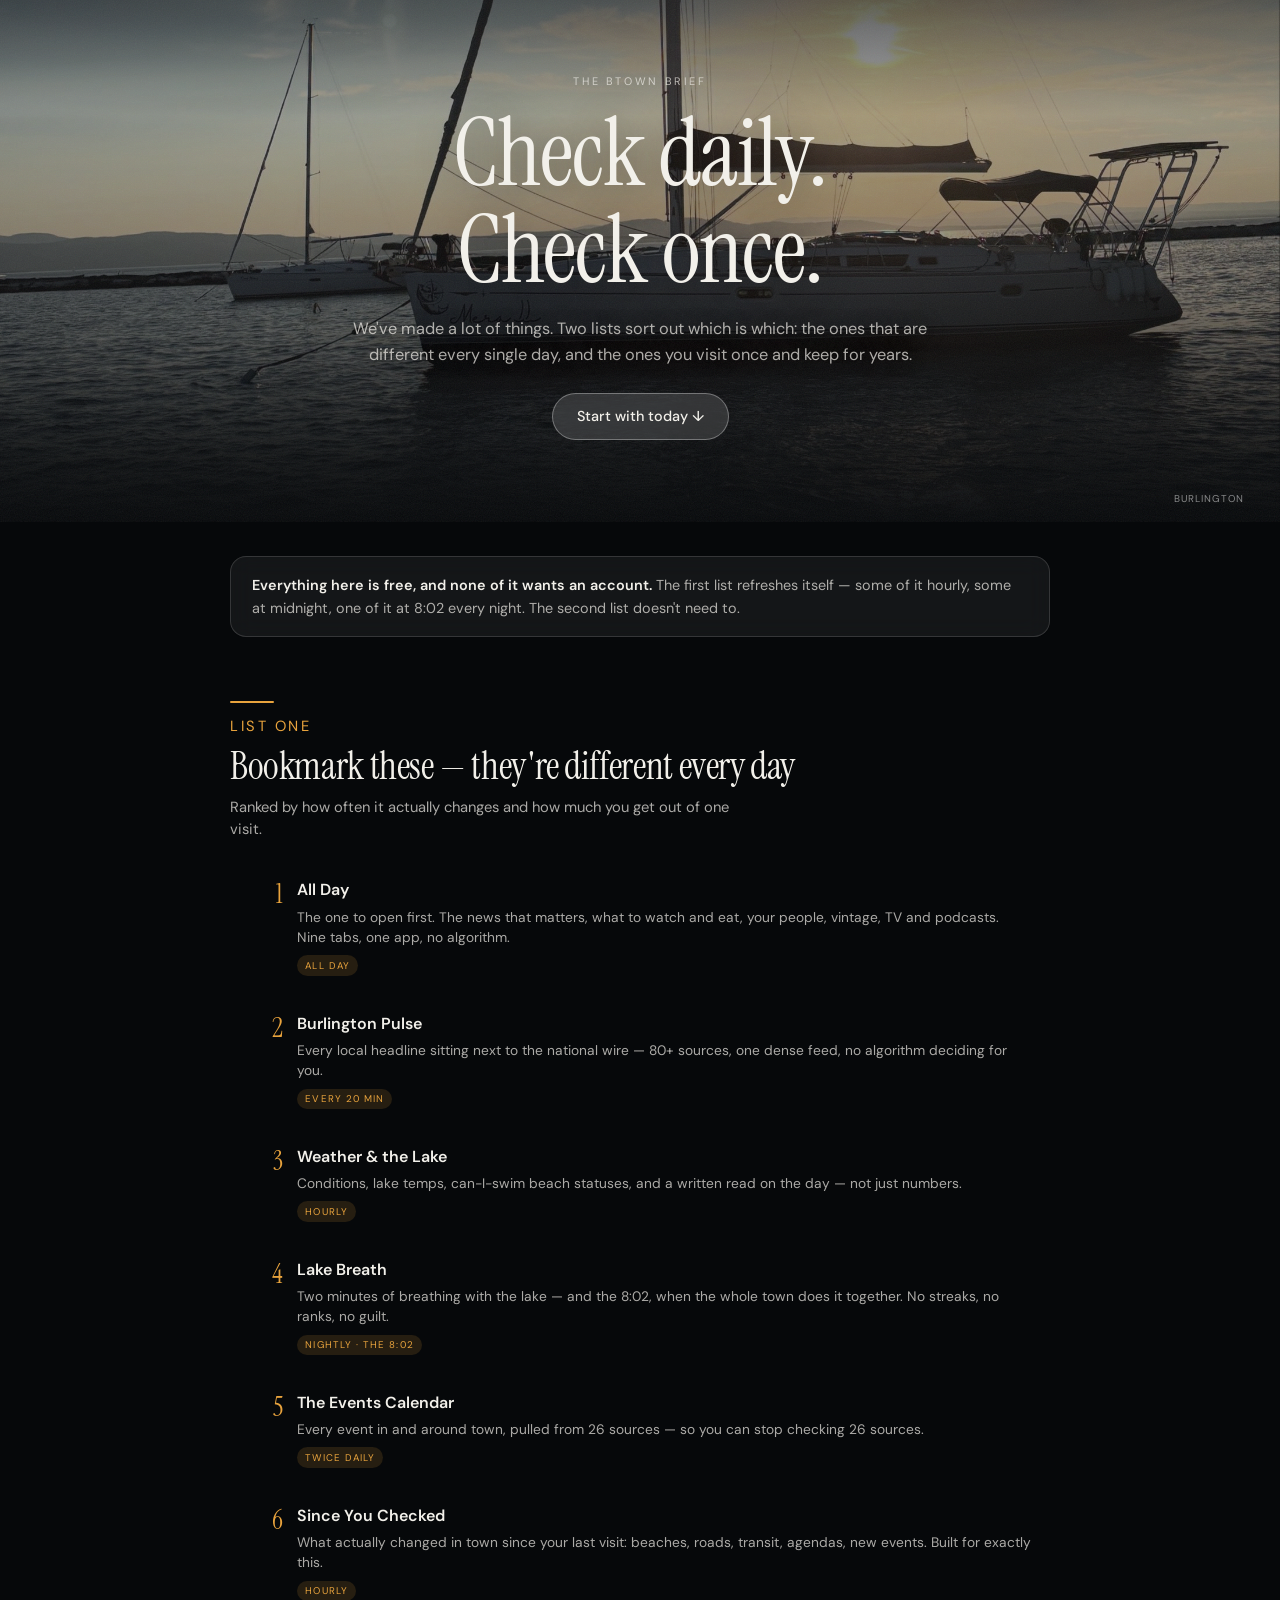
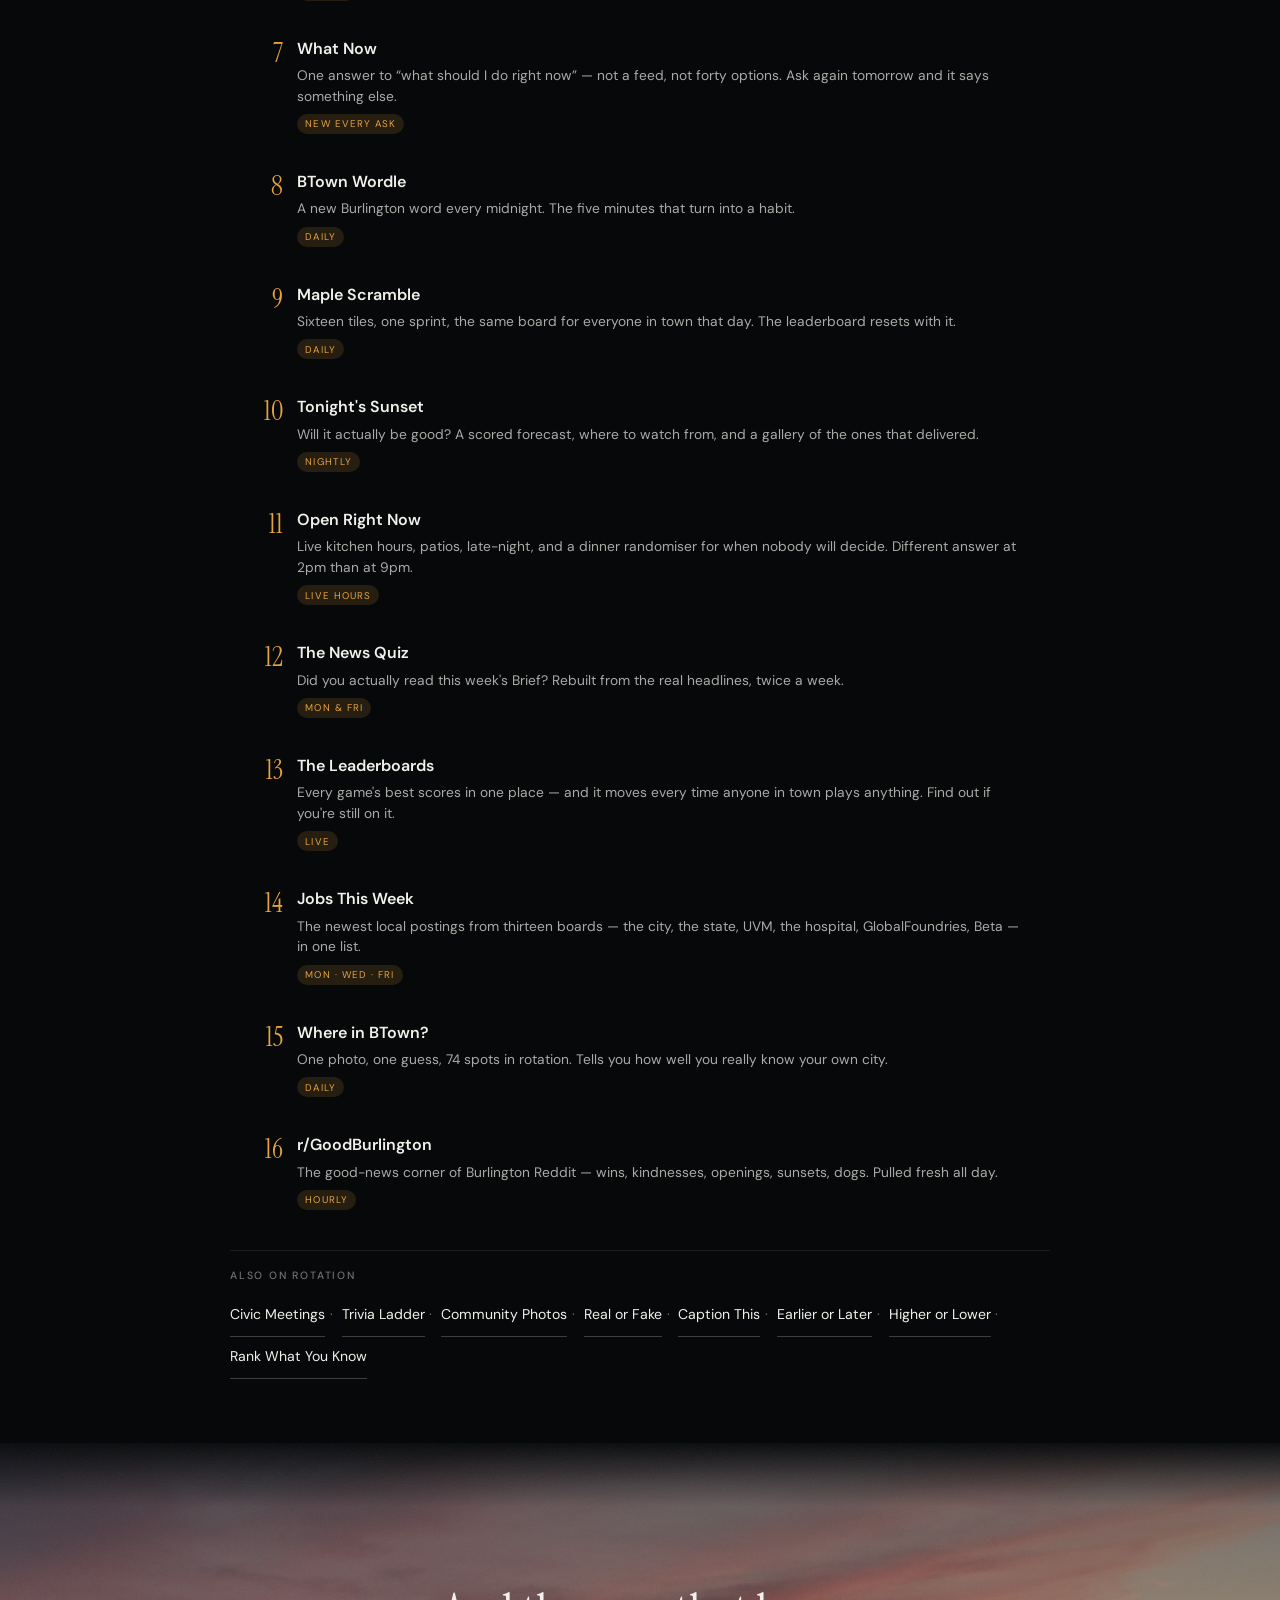
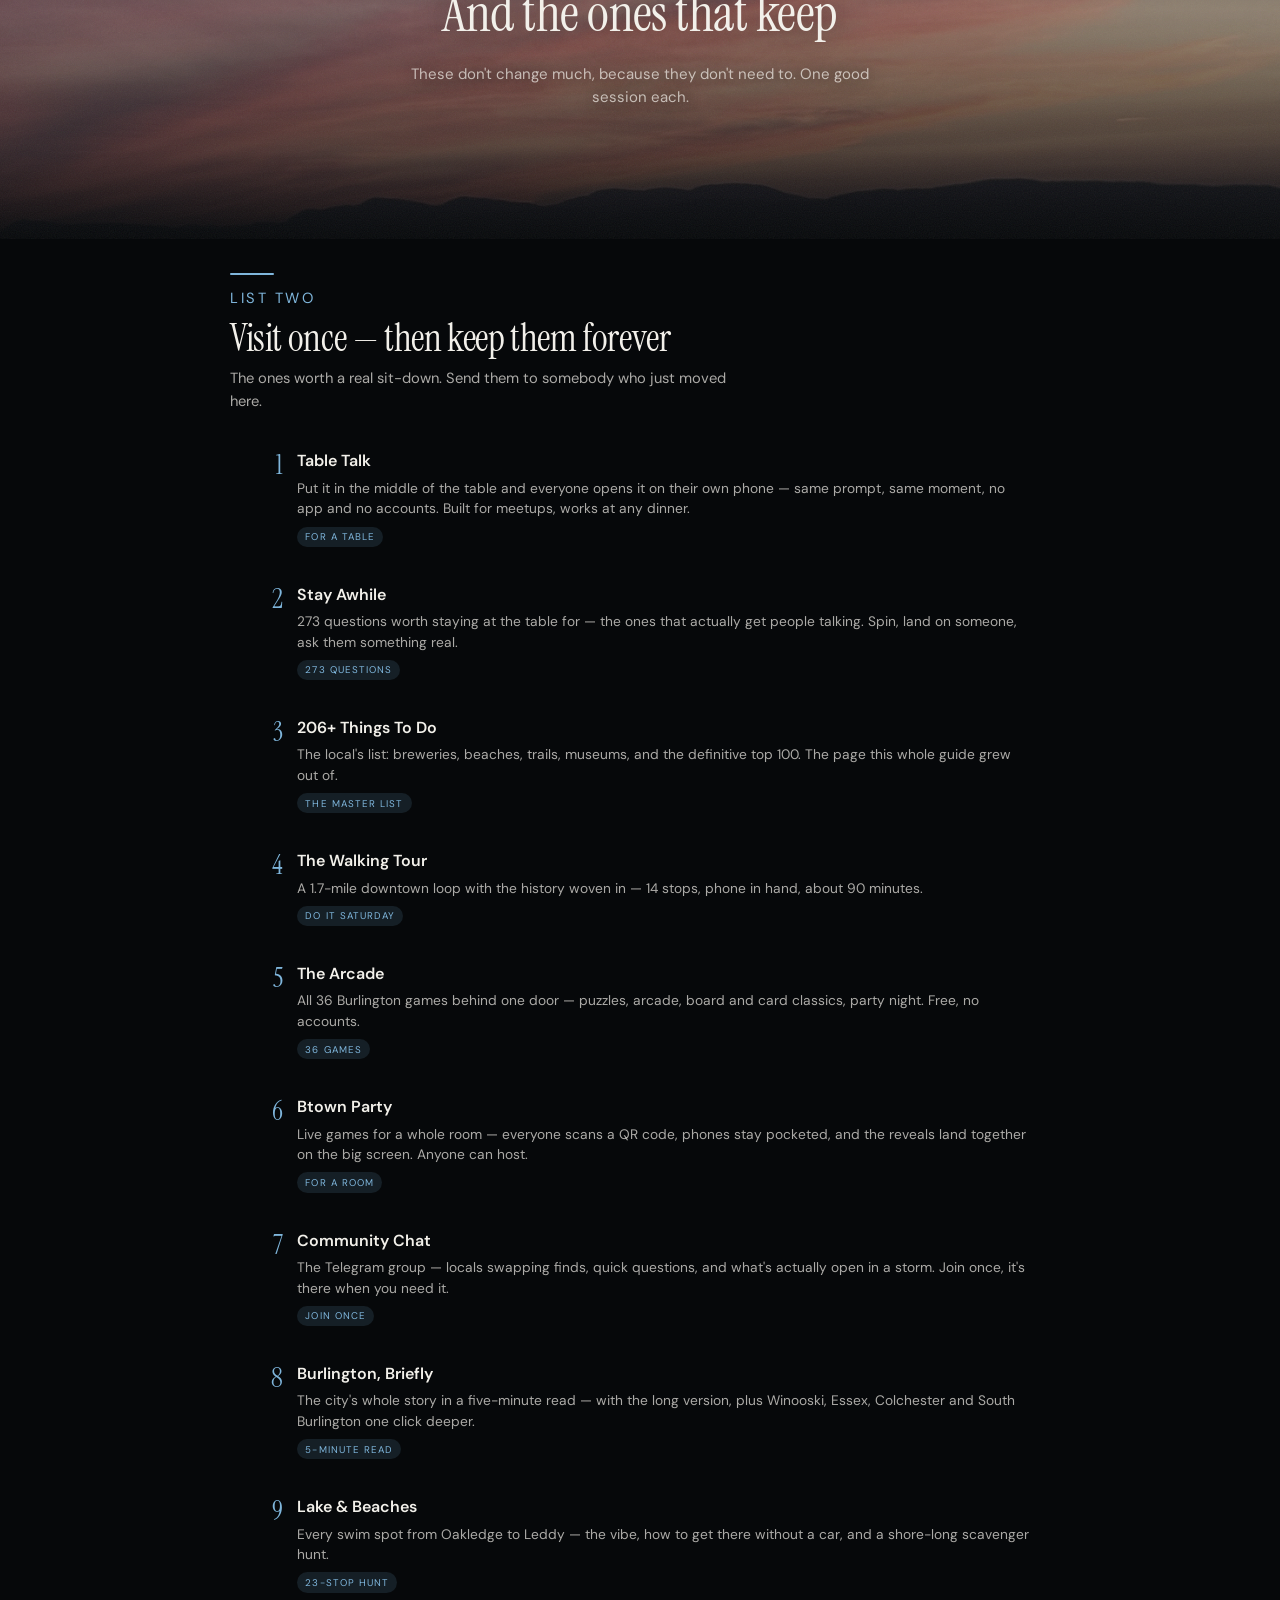
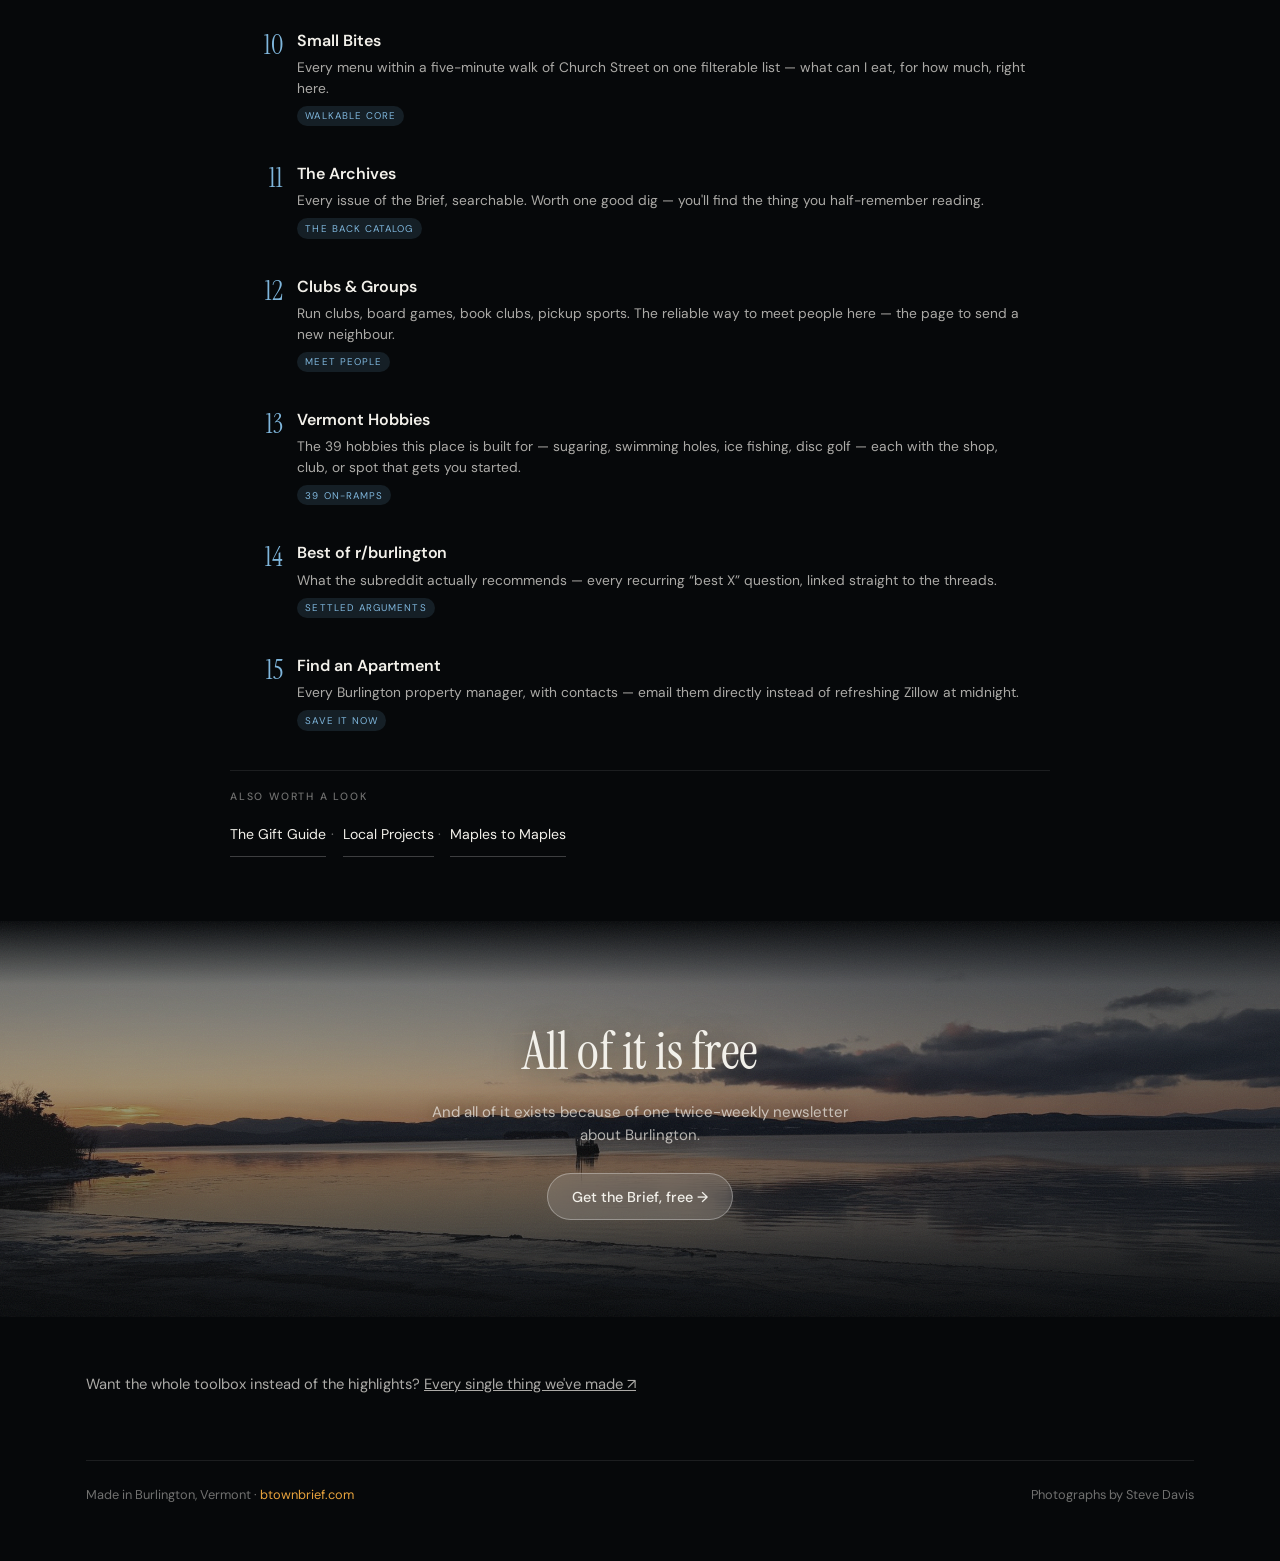
<file: start-here.html>
<!DOCTYPE html>
<html lang="en">
<head>
<meta charset="utf-8">
<meta name="viewport" content="width=device-width, initial-scale=1, viewport-fit=cover">
<meta name="theme-color" content="#06080A">
<title>Start Here — check daily, check once</title>
<meta name="description" content="Thirty of the free things the BTown Brief has built for Burlington, ranked into two lists: the fifteen that are different every day, and the fifteen worth one good visit.">

<link rel="icon" href="assets/favicon-32.png" sizes="32x32" type="image/png">
<link rel="icon" href="assets/favicon-16.png" sizes="16x16" type="image/png">
<link rel="apple-touch-icon" href="assets/apple-touch-icon.png">
<link rel="manifest" href="manifest.webmanifest">
<meta name="apple-mobile-web-app-title" content="BTown Hub">

<meta property="og:type" content="website">
<meta property="og:site_name" content="BTown Brief">
<meta property="og:title" content="Start Here — check daily, check once">
<meta property="og:description" content="Two ranked lists: the fifteen things that are different every day, and the fifteen worth one good visit.">
<meta property="og:url" content="https://hub.btownbrief.com/start-here.html">
<meta property="og:image" content="https://hub.btownbrief.com/assets/og-hub.jpg">
<meta property="og:image:width" content="1200">
<meta property="og:image:height" content="630">
<meta name="twitter:card" content="summary_large_image">
<meta name="twitter:title" content="Start Here — check daily, check once">
<meta name="twitter:description" content="Two ranked lists: the fifteen things that are different every day, and the fifteen worth one good visit.">
<meta name="twitter:image" content="https://hub.btownbrief.com/assets/og-hub.jpg">

<link rel="preconnect" href="https://fonts.googleapis.com">
<link rel="preconnect" href="https://fonts.gstatic.com" crossorigin>
<link href="https://fonts.googleapis.com/css2?family=Instrument+Serif:ital@0;1&family=DM+Sans:opsz,wght@9..40,300;9..40,400;9..40,500;9..40,600&display=swap" rel="stylesheet">
<link rel="stylesheet" href="style.css">
<link rel="stylesheet" href="start-here.css">
<script>window.goatcounter={path:function(p){return "/hub"+(p==="/"?"/":p)}}</script>
<!-- GoatCounter -->
<script data-goatcounter="https://btown-brief.goatcounter.com/count"
        async src="//gc.zgo.at/count.js"></script>
</head>
<body>

<!-- ============ THE OPENING FRAME ============ -->
<header class="shot hero">
  <div class="shot-img" style="background-image:url('assets/img/band-city.jpg')"></div>
  <div class="grain" aria-hidden="true"></div>
  <div class="hero-copy">
    <p class="eyebrow">The BTown Brief</p>
    <h1>Check daily.<br>Check once.</h1>
    <p class="lede">We've made a lot of things. Two lists sort out which is which:
      the ones that are different every single day, and the ones you visit once
      and keep for years.</p>
    <a class="pillbtn" href="#daily">Start with today ↓</a>
  </div>
  <span class="credit">Burlington</span>
</header>

<!-- ============ LIST ONE ============ -->
<main class="wrap" id="daily">
  <section class="deck">
    <div class="howto">
      <b>Everything here is free, and none of it wants an account.</b>
      The first list refreshes itself — some of it hourly, some at midnight, one of it
      at 8:02 every night. The second list doesn't need to.
    </div>
  </section>

  <section class="deck tight lists daily">
    <div class="list-head">
      <div class="list-rule"></div>
      <p class="list-kicker">List one</p>
      <h2>Bookmark these — they're different every day</h2>
      <p>Ranked by how often it actually changes and how much you get out of one visit.</p>
    </div>

    <ol class="ranks">
      <li><a class="rank" href="https://guide.btownbrief.com/all-day/">
        <div class="rank-n">1</div>
        <div class="rank-body">
          <div class="rank-name">All Day <span class="arrow">→</span></div>
          <p>The one to open first. The news that matters, what to watch and eat, your people, vintage, TV and podcasts. Nine tabs, one app, no algorithm.</p>
          <span class="chip">all day</span>
        </div>
      </a></li>

      <li><a class="rank" href="https://guide.btownbrief.com/pulse.html">
        <div class="rank-n">2</div>
        <div class="rank-body">
          <div class="rank-name">Burlington Pulse <span class="arrow">→</span></div>
          <p>Every local headline sitting next to the national wire — 80+ sources, one dense feed, no algorithm deciding for you.</p>
          <span class="chip">every 20 min</span>
        </div>
      </a></li>

      <li><a class="rank" href="https://guide.btownbrief.com/weather.html">
        <div class="rank-n">3</div>
        <div class="rank-body">
          <div class="rank-name">Weather &amp; the Lake <span class="arrow">→</span></div>
          <p>Conditions, lake temps, can-I-swim beach statuses, and a written read on the day — not just numbers.</p>
          <span class="chip">hourly</span>
        </div>
      </a></li>

      <li><a class="rank" href="https://play.btownbrief.com/lake-breath/">
        <div class="rank-n">4</div>
        <div class="rank-body">
          <div class="rank-name">Lake Breath <span class="arrow">→</span></div>
          <p>Two minutes of breathing with the lake — and the 8:02, when the whole town does it together. No streaks, no ranks, no guilt.</p>
          <span class="chip">nightly · the 8:02</span>
        </div>
      </a></li>

      <li><a class="rank" href="https://guide.btownbrief.com/events.html">
        <div class="rank-n">5</div>
        <div class="rank-body">
          <div class="rank-name">The Events Calendar <span class="arrow">→</span></div>
          <p>Every event in and around town, pulled from 26 sources — so you can stop checking 26 sources.</p>
          <span class="chip">twice daily</span>
        </div>
      </a></li>

      <li><a class="rank" href="https://guide.btownbrief.com/changes.html">
        <div class="rank-n">6</div>
        <div class="rank-body">
          <div class="rank-name">Since You Checked <span class="arrow">→</span></div>
          <p>What actually changed in town since your last visit: beaches, roads, transit, agendas, new events. Built for exactly this.</p>
          <span class="chip">hourly</span>
        </div>
      </a></li>

      <li><a class="rank" href="https://play.btownbrief.com/what-now/">
        <div class="rank-n">7</div>
        <div class="rank-body">
          <div class="rank-name">What Now <span class="arrow">→</span></div>
          <p>One answer to “what should I do right now” — not a feed, not forty options. Ask again tomorrow and it says something else.</p>
          <span class="chip">new every ask</span>
        </div>
      </a></li>

      <li><a class="rank" href="https://play.btownbrief.com/btown-wordle/">
        <div class="rank-n">8</div>
        <div class="rank-body">
          <div class="rank-name">BTown Wordle <span class="arrow">→</span></div>
          <p>A new Burlington word every midnight. The five minutes that turn into a habit.</p>
          <span class="chip">daily</span>
        </div>
      </a></li>

      <li><a class="rank" href="https://play.btownbrief.com/maple-scramble/">
        <div class="rank-n">9</div>
        <div class="rank-body">
          <div class="rank-name">Maple Scramble <span class="arrow">→</span></div>
          <p>Sixteen tiles, one sprint, the same board for everyone in town that day. The leaderboard resets with it.</p>
          <span class="chip">daily</span>
        </div>
      </a></li>

      <li><a class="rank" href="https://guide.btownbrief.com/sunset.html">
        <div class="rank-n">10</div>
        <div class="rank-body">
          <div class="rank-name">Tonight's Sunset <span class="arrow">→</span></div>
          <p>Will it actually be good? A scored forecast, where to watch from, and a gallery of the ones that delivered.</p>
          <span class="chip">nightly</span>
        </div>
      </a></li>

      <li><a class="rank" href="https://guide.btownbrief.com/restaurants.html">
        <div class="rank-n">11</div>
        <div class="rank-body">
          <div class="rank-name">Open Right Now <span class="arrow">→</span></div>
          <p>Live kitchen hours, patios, late-night, and a dinner randomiser for when nobody will decide. Different answer at 2pm than at 9pm.</p>
          <span class="chip">live hours</span>
        </div>
      </a></li>

      <li><a class="rank" href="https://play.btownbrief.com/news-quiz/">
        <div class="rank-n">12</div>
        <div class="rank-body">
          <div class="rank-name">The News Quiz <span class="arrow">→</span></div>
          <p>Did you actually read this week's Brief? Rebuilt from the real headlines, twice a week.</p>
          <span class="chip">Mon &amp; Fri</span>
        </div>
      </a></li>

      <li><a class="rank" href="https://play.btownbrief.com/leaderboards/">
        <div class="rank-n">13</div>
        <div class="rank-body">
          <div class="rank-name">The Leaderboards <span class="arrow">→</span></div>
          <p>Every game's best scores in one place — and it moves every time anyone in town plays anything. Find out if you're still on it.</p>
          <span class="chip">live</span>
        </div>
      </a></li>

      <li><a class="rank" href="https://guide.btownbrief.com/jobs.html">
        <div class="rank-n">14</div>
        <div class="rank-body">
          <div class="rank-name">Jobs This Week <span class="arrow">→</span></div>
          <p>The newest local postings from thirteen boards — the city, the state, UVM, the hospital, GlobalFoundries, Beta — in one list.</p>
          <span class="chip">Mon · Wed · Fri</span>
        </div>
      </a></li>

      <li><a class="rank" href="https://play.btownbrief.com/where-in-btown/">
        <div class="rank-n">15</div>
        <div class="rank-body">
          <div class="rank-name">Where in BTown? <span class="arrow">→</span></div>
          <p>One photo, one guess, 74 spots in rotation. Tells you how well you really know your own city.</p>
          <span class="chip">daily</span>
        </div>
      </a></li>

      <li><a class="rank" href="https://guide.btownbrief.com/goodburlington.html">
        <div class="rank-n">16</div>
        <div class="rank-body">
          <div class="rank-name">r/GoodBurlington <span class="arrow">→</span></div>
          <p>The good-news corner of Burlington Reddit — wins, kindnesses, openings, sunsets, dogs. Pulled fresh all day.</p>
          <span class="chip">hourly</span>
        </div>
      </a></li>
    </ol>

    <div class="bench">
      <h3>Also on rotation</h3>
      <p>
        <a href="https://guide.btownbrief.com/civic.html">Civic Meetings</a><span class="sep">·</span>
        <a href="https://play.btownbrief.com/trivia-ladder/">Trivia Ladder</a><span class="sep">·</span>
        <a href="https://guide.btownbrief.com/photos.html">Community Photos</a><span class="sep">·</span>
        <a href="https://play.btownbrief.com/real-or-fake/">Real or Fake</a><span class="sep">·</span>
        <a href="https://play.btownbrief.com/caption-this/">Caption This</a><span class="sep">·</span>
        <a href="https://play.btownbrief.com/earlier-or-later/">Earlier or Later</a><span class="sep">·</span>
        <a href="https://play.btownbrief.com/higher-or-lower/">Higher or Lower</a><span class="sep">·</span>
        <a href="https://play.btownbrief.com/rank-what-you-know/">Rank What You Know</a>
      </p>
    </div>
  </section>
</main>

<!-- ============ THE FRAME BETWEEN ============ -->
<section class="shot band" id="once">
  <div class="shot-img" style="background-image:url('assets/img/band-play.jpg')"></div>
  <div class="grain" aria-hidden="true"></div>
  <div class="band-copy">
    <h2>And the ones that keep</h2>
    <p>These don't change much, because they don't need to. One good session each.</p>
  </div>
</section>

<!-- ============ LIST TWO ============ -->
<main class="wrap">
  <section class="deck lists keeps">
    <div class="list-head">
      <div class="list-rule"></div>
      <p class="list-kicker">List two</p>
      <h2>Visit once — then keep them forever</h2>
      <p>The ones worth a real sit-down. Send them to somebody who just moved here.</p>
    </div>

    <ol class="ranks">
      <li><a class="rank" href="https://guide.btownbrief.com/table.html">
        <div class="rank-n">1</div>
        <div class="rank-body">
          <div class="rank-name">Table Talk <span class="arrow">→</span></div>
          <p>Put it in the middle of the table and everyone opens it on their own phone — same prompt, same moment, no app and no accounts. Built for meetups, works at any dinner.</p>
          <span class="chip">for a table</span>
        </div>
      </a></li>

      <li><a class="rank" href="https://play.btownbrief.com/stay-awhile/">
        <div class="rank-n">2</div>
        <div class="rank-body">
          <div class="rank-name">Stay Awhile <span class="arrow">→</span></div>
          <p>273 questions worth staying at the table for — the ones that actually get people talking. Spin, land on someone, ask them something real.</p>
          <span class="chip">273 questions</span>
        </div>
      </a></li>

      <li><a class="rank" href="https://guide.btownbrief.com/things-to-do.html">
        <div class="rank-n">3</div>
        <div class="rank-body">
          <div class="rank-name">206+ Things To Do <span class="arrow">→</span></div>
          <p>The local's list: breweries, beaches, trails, museums, and the definitive top 100. The page this whole guide grew out of.</p>
          <span class="chip">the master list</span>
        </div>
      </a></li>

      <li><a class="rank" href="https://guide.btownbrief.com/walking-tour.html">
        <div class="rank-n">4</div>
        <div class="rank-body">
          <div class="rank-name">The Walking Tour <span class="arrow">→</span></div>
          <p>A 1.7-mile downtown loop with the history woven in — 14 stops, phone in hand, about 90 minutes.</p>
          <span class="chip">do it saturday</span>
        </div>
      </a></li>

      <li><a class="rank" href="https://play.btownbrief.com/">
        <div class="rank-n">5</div>
        <div class="rank-body">
          <div class="rank-name">The Arcade <span class="arrow">→</span></div>
          <p>All 36 Burlington games behind one door — puzzles, arcade, board and card classics, party night. Free, no accounts.</p>
          <span class="chip">36 games</span>
        </div>
      </a></li>

      <li><a class="rank" href="https://play.btownbrief.com/btown-party/">
        <div class="rank-n">6</div>
        <div class="rank-body">
          <div class="rank-name">Btown Party <span class="arrow">→</span></div>
          <p>Live games for a whole room — everyone scans a QR code, phones stay pocketed, and the reveals land together on the big screen. Anyone can host.</p>
          <span class="chip">for a room</span>
        </div>
      </a></li>

      <li><a class="rank" href="https://guide.btownbrief.com/telegram.html">
        <div class="rank-n">7</div>
        <div class="rank-body">
          <div class="rank-name">Community Chat <span class="arrow">→</span></div>
          <p>The Telegram group — locals swapping finds, quick questions, and what's actually open in a storm. Join once, it's there when you need it.</p>
          <span class="chip">join once</span>
        </div>
      </a></li>

      <li><a class="rank" href="https://guide.btownbrief.com/history.html">
        <div class="rank-n">8</div>
        <div class="rank-body">
          <div class="rank-name">Burlington, Briefly <span class="arrow">→</span></div>
          <p>The city's whole story in a five-minute read — with the long version, plus Winooski, Essex, Colchester and South Burlington one click deeper.</p>
          <span class="chip">5-minute read</span>
        </div>
      </a></li>

      <li><a class="rank" href="https://guide.btownbrief.com/beaches.html">
        <div class="rank-n">9</div>
        <div class="rank-body">
          <div class="rank-name">Lake &amp; Beaches <span class="arrow">→</span></div>
          <p>Every swim spot from Oakledge to Leddy — the vibe, how to get there without a car, and a shore-long scavenger hunt.</p>
          <span class="chip">23-stop hunt</span>
        </div>
      </a></li>

      <li><a class="rank" href="https://guide.btownbrief.com/small-bites.html">
        <div class="rank-n">10</div>
        <div class="rank-body">
          <div class="rank-name">Small Bites <span class="arrow">→</span></div>
          <p>Every menu within a five-minute walk of Church Street on one filterable list — what can I eat, for how much, right here.</p>
          <span class="chip">walkable core</span>
        </div>
      </a></li>

      <li><a class="rank" href="https://play.btownbrief.com/archive/">
        <div class="rank-n">11</div>
        <div class="rank-body">
          <div class="rank-name">The Archives <span class="arrow">→</span></div>
          <p>Every issue of the Brief, searchable. Worth one good dig — you'll find the thing you half-remember reading.</p>
          <span class="chip">the back catalog</span>
        </div>
      </a></li>

      <li><a class="rank" href="https://guide.btownbrief.com/clubs.html">
        <div class="rank-n">12</div>
        <div class="rank-body">
          <div class="rank-name">Clubs &amp; Groups <span class="arrow">→</span></div>
          <p>Run clubs, board games, book clubs, pickup sports. The reliable way to meet people here — the page to send a new neighbour.</p>
          <span class="chip">meet people</span>
        </div>
      </a></li>

      <li><a class="rank" href="https://guide.btownbrief.com/hobbies.html">
        <div class="rank-n">13</div>
        <div class="rank-body">
          <div class="rank-name">Vermont Hobbies <span class="arrow">→</span></div>
          <p>The 39 hobbies this place is built for — sugaring, swimming holes, ice fishing, disc golf — each with the shop, club, or spot that gets you started.</p>
          <span class="chip">39 on-ramps</span>
        </div>
      </a></li>

      <li><a class="rank" href="https://guide.btownbrief.com/best-of-reddit.html">
        <div class="rank-n">14</div>
        <div class="rank-body">
          <div class="rank-name">Best of r/burlington <span class="arrow">→</span></div>
          <p>What the subreddit actually recommends — every recurring “best X” question, linked straight to the threads.</p>
          <span class="chip">settled arguments</span>
        </div>
      </a></li>

      <li><a class="rank" href="https://guide.btownbrief.com/housing.html">
        <div class="rank-n">15</div>
        <div class="rank-body">
          <div class="rank-name">Find an Apartment <span class="arrow">→</span></div>
          <p>Every Burlington property manager, with contacts — email them directly instead of refreshing Zillow at midnight.</p>
          <span class="chip">save it now</span>
        </div>
      </a></li>
    </ol>

    <div class="bench">
      <h3>Also worth a look</h3>
      <p>
        <a href="https://guide.btownbrief.com/gifts.html">The Gift Guide</a><span class="sep">·</span>
        <a href="https://guide.btownbrief.com/projects.html">Local Projects</a><span class="sep">·</span>
        <a href="https://play.btownbrief.com/maples-to-maples/">Maples to Maples</a>
      </p>
    </div>
  </section>
</main>

<!-- ============ CLOSING FRAME ============ -->
<section class="shot band closing">
  <div class="shot-img" style="background-image:url('assets/img/band-join.jpg')"></div>
  <div class="grain" aria-hidden="true"></div>
  <div class="band-copy">
    <h2>All of it is free</h2>
    <p>And all of it exists because of one twice-weekly newsletter about Burlington.</p>
    <a class="pillbtn" href="https://www.btownbrief.com?utm_source=hub&utm_medium=referral&utm_campaign=start_here">Get the Brief, free →</a>
  </div>
</section>

<main class="wrap">
  <section class="deck">
    <p class="router-more">Want the whole toolbox instead of the highlights? <a href="/">Every single thing we've made ↗</a></p>
  </section>
  <footer class="foot">
    <span>Made in Burlington, Vermont · <a href="https://www.btownbrief.com">btownbrief.com</a></span>
    <span>Photographs by Steve Davis</span>
  </footer>
</main>

<script src="https://play.btownbrief.com/nav.js" defer></script>
</body>
</html>
</file>
<file: v2.css>
/* ============================================================
   BURLINGTON, RIGHT NOW — the BTown Brief front door (v2, Aug 2026)

   One page, three layers:
     1. the bento — photographs carrying one live number each
     2. the questions — twelve first-person pills, one open panel
     3. everything, A–Z — the guarantee that every page is reachable

   Photographs are Stephen's own (assets/img/ig, sources in sources.json).
   Type is one family, Archivo: wide + black for display, normal for text.
   Color is the lake, the maple, the sap, the ink — used as blocks, not tints.
============================================================ */

:root {
  --paper: #F6F4EF;
  --card:  #FFFFFF;
  --ink:   #0E1A33;
  --ink2:  #46526B;
  --mute:  #8A93A6;
  --line:  #E6E2D8;
  --lake:  #1748D1;
  --lake-soft: #E8EDFA;
  --maple: #F25A1E;
  --sap:   #FFC53D;
  --mint:  #BFE8D2;
  --f: "Archivo", system-ui, -apple-system, "Segoe UI", sans-serif;
  --r: 26px;
}
@media (prefers-color-scheme: dark) {
  :root:not([data-theme="light"]) {
    --paper: #0B0E14; --card: #151A24; --ink: #F3F1EA; --ink2: #B9BFCD; --mute: #7C8598;
    --line: #232A38; --lake: #7FA0F0; --lake-soft: #162138; --mint: #2A4A3A;
  }
}
:root[data-theme="dark"] {
  --paper: #0B0E14; --card: #151A24; --ink: #F3F1EA; --ink2: #B9BFCD; --mute: #7C8598;
  --line: #232A38; --lake: #7FA0F0; --lake-soft: #162138; --mint: #2A4A3A;
}

/* The theme toggle shows the mode you'd switch TO: moon in light, sun in dark. */
#theme-toggle .icon-sun { display: none; }
#theme-toggle .icon-moon { display: block; }
@media (prefers-color-scheme: dark) {
  :root:not([data-theme="light"]) #theme-toggle .icon-sun { display: block; }
  :root:not([data-theme="light"]) #theme-toggle .icon-moon { display: none; }
}
:root[data-theme="dark"] #theme-toggle .icon-sun { display: block; }
:root[data-theme="dark"] #theme-toggle .icon-moon { display: none; }
:root[data-theme="light"] #theme-toggle .icon-sun { display: none; }
:root[data-theme="light"] #theme-toggle .icon-moon { display: block; }

* { box-sizing: border-box; }
html { scroll-behavior: smooth; }
body {
  margin: 0;
  background: var(--paper);
  color: var(--ink);
  font-family: var(--f);
  font-size: 16px;
  line-height: 1.45;
  -webkit-font-smoothing: antialiased;
}
body.sheet-open { overflow: hidden; }
a { color: inherit; text-decoration: none; }
a:focus-visible, button:focus-visible, input:focus-visible { outline: 3px solid var(--sap); outline-offset: 2px; }
img { display: block; }

.wrap { max-width: 1180px; margin: 0 auto; padding: 0 clamp(.8rem, 2.5vw, 1.6rem); }

/* Display face: wide, black, upper — the poster voice, used for titles only. */
.D {
  font-variation-settings: "wdth" 110, "wght" 900;
  text-transform: uppercase;
  letter-spacing: -.025em;
  line-height: .9;
}
/* ?serif=1 try-on: the section titles borrow the cover's serif voice. */
.serif-heads .D {
  font-family: "Instrument Serif", Georgia, serif;
  font-variation-settings: normal;
  font-weight: 400;
  text-transform: none;
  letter-spacing: -.01em;
  line-height: .95;
}

/* ---------------------------------------------------------------- header */
.top { position: sticky; top: 0; z-index: 20; background: color-mix(in srgb, var(--paper) 86%, transparent); backdrop-filter: blur(14px); -webkit-backdrop-filter: blur(14px); border-bottom: 1px solid var(--line); }
.bar { display: flex; align-items: center; gap: 1rem; height: 60px; }
.mark { font-variation-settings: "wdth" 112, "wght" 900; text-transform: uppercase; letter-spacing: .01em; font-size: 1.05rem; white-space: nowrap; }
.mark i { font-style: normal; color: var(--maple); }
/* The switch and the verbs travel together: the switch is pinned at the head
   of the run and the verbs scroll past it, so "which half of the site am I
   in" can never scroll out of view. */
.run { display: flex; align-items: center; gap: .9rem; flex: 1; min-width: 0; margin-left: .4rem; }
.doors { display: inline-flex; align-items: center; gap: 2px; flex: none; padding: 2px;
  background: var(--card); border: 1.5px solid var(--line); border-radius: 999px; }
.door { padding: .3rem .7rem; border-radius: 999px; font-weight: 800; font-size: .8rem;
  letter-spacing: .04em; text-transform: uppercase; color: var(--ink2); white-space: nowrap; }
.door:hover { color: var(--ink); }
.door-cur { background: var(--ink); color: var(--paper); cursor: default; }

/* The verbs take the open middle. They scroll rather than wrap: a wrapped
   third row is another band of navigation above the front door. */
.verbs { display: flex; flex: 1; justify-content: space-evenly; gap: 1rem; min-width: 0;
  overflow-x: auto; scrollbar-width: none; -ms-overflow-style: none;
  font-weight: 700; font-size: 1rem; color: var(--ink2); }
.verbs::-webkit-scrollbar { display: none; }
.verbs a { white-space: nowrap; }
.verbs a:hover { color: var(--ink); }
/* the fade only exists when there is more to scroll to — set by v2.js */
.bar.is-over .verbs { -webkit-mask-image: linear-gradient(90deg, #000 calc(100% - 26px), transparent);
  mask-image: linear-gradient(90deg, #000 calc(100% - 26px), transparent); }

/* Read and Subscribe were two pills for one destination. */
.read-cta { background: var(--maple); color: #fff; border-radius: 999px; padding: .55rem 1.15rem; font-weight: 800; font-size: .95rem; white-space: nowrap; }
.read-cta:hover { filter: brightness(1.08); }
.sbtn { width: 38px; height: 38px; border-radius: 50%; border: 1.5px solid var(--line); background: var(--card); color: var(--ink2); display: grid; place-items: center; cursor: pointer; }
.sbtn:hover { color: var(--ink); border-color: var(--ink); }

/* The local clock is the page's first line, separate from the sticky header. */
.now-strip { min-height: 24px; padding: 5px 16px 4px; background: var(--ink); color: var(--paper);
  text-align: center; font-size: 10px; font-weight: 700; line-height: 15px; letter-spacing: .11em;
  text-transform: uppercase; font-variant-numeric: tabular-nums; }
.now-strip[hidden] { display: none; }

/* The big tile and the Top 100 bar share one 2x2 cell: the tile takes the
   height, the bar rides underneath it. Weather is then an ordinary tile,
   the same size as Open right now. */
.classic-layout .bento .bento-stack { grid-column: span 2; grid-row: span 2; display: grid; grid-template-rows: 1fr auto; gap: 8px; min-width: 0; min-height: 0; }
.classic-layout .bento .bento-stack .t.big { grid-column: auto; grid-row: auto; min-height: 0; }
.bento-bar { display: grid; grid-template-columns: auto 1fr auto; align-items: baseline; gap: 8px;
  min-width: 0; padding: 9px 13px; border-radius: 12px; background: var(--lake); color: #fff; }
.bento-bar span { font-weight: 800; white-space: nowrap; }
.bento-bar small { min-width: 0; overflow: hidden; text-overflow: ellipsis; white-space: nowrap; font-size: 11px; }
.bento-bar b { font-size: 16px; }

.weather-row { display: grid; grid-template-columns: auto 1fr auto; align-items: baseline; gap: 14px;
  margin-top: 12px; padding: 18px 0; border-top: 1px solid var(--ink); border-bottom: 1px solid var(--line); }
.weather-row b { font-family: "Lora", Georgia, serif; font-size: 18px; }
.weather-row span { color: var(--ink2); font-size: 13px; }
.weather-row i { font-style: normal; font-size: 18px; }

/* The jar borrows All Day's single-control/two-errands bottom sheet. */
.jarbtn { flex: 0 0 auto; display: inline-flex; align-items: center; gap: 5px; min-height: 38px; padding: 0 11px;
  border: 1px solid var(--line); border-radius: 999px; background: var(--card); color: var(--ink2);
  font: inherit; font-size: 12px; font-weight: 700; cursor: pointer; }
.jarbtn:hover { color: var(--maple); border-color: var(--maple); }
.jarbtn-az { margin-top: 10px; }
.jarbtn svg { width: 17px; height: 17px; fill: none; stroke: currentColor; stroke-width: 1.7; stroke-linecap: round; stroke-linejoin: round; }
.sheet { position: fixed; inset: 0; z-index: 100; }
.sheet[hidden], .toast[hidden] { display: none; }
.sheet-scrim { position: absolute; inset: 0; background: rgba(5, 8, 14, .58); }
.sheet-card { position: absolute; left: 50%; bottom: 0; transform: translateX(-50%); width: min(520px, 100%);
  max-height: min(86vh, 760px); display: flex; flex-direction: column; background: var(--paper); color: var(--ink);
  border: 1px solid var(--line); border-bottom: 0; border-radius: 18px 18px 0 0; }
.sheet-head { display: flex; align-items: center; gap: 10px; padding: 16px 12px 13px 20px; border-bottom: 1px solid var(--line); }
.sheet-head h2 { flex: 1; margin: 0; font-family: "Lora", Georgia, serif; font-size: 23px; }
.sheet-close { width: 38px; height: 38px; border: 0; border-radius: 50%; background: transparent; color: var(--ink);
  font: 28px/1 var(--f); cursor: pointer; }
.sheet-body { overflow-y: auto; padding: 16px 18px calc(26px + env(safe-area-inset-bottom)); }
.jar-lede { margin: 0 0 16px; color: var(--ink2); }
.jar-form { display: grid; gap: 12px; }
.jar-form label { display: grid; gap: 6px; color: var(--ink2); font-size: 13px; font-weight: 700; }
.jar-form textarea, .jar-form input { width: 100%; padding: 11px 12px; border: 1px solid var(--line); border-radius: 8px;
  background: var(--card); color: var(--ink); font: inherit; font-size: 15px; resize: vertical; }
.jar-form textarea:focus, .jar-form input:focus { outline: 2px solid var(--lake); outline-offset: -1px; }
.jar-err { margin: 0; color: var(--maple); font-size: 13px; }
.jar-submit, .jar-kofi { display: inline-flex; justify-content: center; align-items: center; min-height: 46px; padding: 0 18px;
  border: 0; border-radius: 999px; background: var(--ink); color: var(--paper); font: inherit; font-weight: 800; cursor: pointer; }
.jar-submit:disabled { opacity: .55; cursor: wait; }
.jar-tip { margin-top: 22px; padding: 16px; border-radius: 10px; background: var(--lake-soft); }
.jar-tip-lede { margin: 0 0 13px; font-size: 14px; line-height: 1.5; }
.jar-kofi { width: 100%; background: var(--maple); color: #fff; }
.jar-fine { margin: 16px 0 0; color: var(--mute); font-size: 12px; line-height: 1.5; }
.toast { position: fixed; left: 50%; bottom: 24px; z-index: 110; transform: translateX(-50%); width: max-content;
  max-width: calc(100vw - 32px); padding: 11px 18px; border-radius: 999px; background: var(--ink); color: var(--paper);
  box-shadow: 0 8px 32px rgba(0,0,0,.24); text-align: center; font-size: 13px; }

/* ------------------------------------------- the opening frame (the cover) */
.cover { position: relative; min-height: clamp(360px, 54vh, 580px); display: grid; place-items: center; overflow: hidden; background: var(--paper); }
.cover > img { position: absolute; inset: 0; width: 100%; height: 100%; object-fit: cover; }
/* The living layer: a transparent canvas over the photo. Time-of-day tint,
   stars and moon at night, the occasional gull. Pure garnish — the page is
   complete without it. */
#sky-live { position: absolute; inset: 0; width: 100%; height: 100%; pointer-events: none; }
/* Two layers: a dark tint up top so the headline stays readable, and a pure
   fade to the page color below it — the photo dissolves into the bento with
   no gray band and no hard edge. Cover background is paper too, so there's
   never a black sliver under the image. */
.cover::after { content: ""; position: absolute; inset: 0; background:
  linear-gradient(180deg, rgba(8,12,20,0) 50%, var(--paper) 97%),
  linear-gradient(180deg, rgba(8,12,20,.42), rgba(8,12,20,.16) 42%, rgba(8,12,20,0) 72%); }
.cover-date { position: absolute; top: 10px; left: 0; right: 0; z-index: 1; margin: 0; text-align: center;
  color: rgba(246,244,239,.88); font-size: .82rem; font-weight: 700; letter-spacing: .05em;
  font-variant-numeric: tabular-nums; text-shadow: 0 1px 8px rgba(8,12,20,.5); }
/* The soft shadow keeps the copy readable in every sky — especially the lede,
   which sits in the pale band where the night photo fades into the page. */
.cover-copy { position: relative; z-index: 1; text-align: center; color: #F6F4EF; padding: 3.4rem 1rem; max-width: 60rem;
  text-shadow: 0 1px 3px rgba(8,12,20,.38), 0 2px 18px rgba(8,12,20,.42); }
.cover .eyebrow { margin: 0; font-size: .78rem; font-weight: 800; letter-spacing: .35em; text-transform: uppercase; opacity: .85; }
.cover h1 { margin: .7rem 0 0; font-family: "Instrument Serif", Georgia, serif; font-weight: 400; font-size: clamp(2.7rem, 7vw, 5.4rem); line-height: 1.02; letter-spacing: -.01em; }
.cover .lede { margin: 1.1rem auto 0; max-width: 48ch; font-size: clamp(1rem, 1.6vw, 1.15rem); font-weight: 500; opacity: .92; }
.cover-btns { display: flex; gap: .7rem; justify-content: center; flex-wrap: wrap; margin-top: 1.5rem; }
.pillbtn { border: 1.5px solid rgba(246,244,239,.55); background: rgba(10,14,22,.35); backdrop-filter: blur(6px); -webkit-backdrop-filter: blur(6px); color: #F6F4EF; border-radius: 999px; padding: .68rem 1.3rem; font-weight: 700; font-size: .95rem; }
.pillbtn:hover { background: rgba(246,244,239,.16); color: #fff; }
.cover .credit { position: absolute; right: 14px; bottom: 10px; z-index: 1; font-size: .68rem; color: rgba(246,244,239,.6); }
.scroll-cue { position: absolute; left: 50%; transform: translateX(-50%); bottom: 26px; z-index: 2;
  display: inline-flex; align-items: center; gap: .5rem; cursor: pointer;
  border: 1.5px solid rgba(246,244,239,.4); background: rgba(10,14,22,.42);
  backdrop-filter: blur(6px); -webkit-backdrop-filter: blur(6px);
  color: #F6F4EF; border-radius: 999px; padding: .55rem 1.1rem;
  font: inherit; font-weight: 700; font-size: .85rem; letter-spacing: .02em;
  transition: opacity .35s ease, background .2s ease; }
.scroll-cue:hover { background: rgba(246,244,239,.16); }
.scroll-cue svg { display: block; animation: cue-bob 1.8s ease-in-out infinite; }
.scroll-cue.gone { opacity: 0; pointer-events: none; }
@keyframes cue-bob { 0%, 100% { transform: translateY(0); } 50% { transform: translateY(5px); } }
@media (prefers-reduced-motion: reduce) { .scroll-cue svg { animation: none; } }

/* ---------------------------------------------------------------- kicker */
.bento { padding-top: clamp(1rem, 2.5vw, 1.5rem); }

/* ---------------------------------------------------------------- bento */
.bento { display: grid; grid-template-columns: repeat(6, 1fr); grid-auto-rows: 152px; gap: 12px; margin-top: .6rem; }
.t {
  position: relative; overflow: hidden; border-radius: var(--r);
  background: var(--card); color: var(--ink);
  display: flex; flex-direction: column; justify-content: flex-end;
  padding: 1.05rem 1.2rem;
  transition: transform .2s ease;
  grid-column: span 2;
}
.t:hover { transform: translateY(-2px); }
.t > * { position: relative; z-index: 1; }
.t.ph { color: #fff; }
.t.ph img { position: absolute; inset: 0; width: 100%; height: 100%; object-fit: cover; z-index: 0; }
.t.ph::after { content: ""; position: absolute; inset: 0; z-index: 0; background: linear-gradient(180deg, rgba(0,0,0,.08) 0%, rgba(0,0,0,0) 38%, rgba(8,12,24,.72) 100%); }
.t .lab { margin: 0; font-size: .78rem; font-weight: 800; letter-spacing: .06em; text-transform: uppercase; opacity: .92; }
.t .num { margin: .12rem 0 0; font-variation-settings: "wdth" 108, "wght" 900; font-size: clamp(2.2rem, 4.4vw, 3.6rem); letter-spacing: -.04em; line-height: .95; font-variant-numeric: tabular-nums; }
.t .num small { font-size: .42em; font-weight: 700; letter-spacing: -.01em; opacity: .9; }
.t .num.small { font-size: clamp(1.4rem, 2.6vw, 1.9rem); letter-spacing: -.02em; line-height: 1; }
.t .sub { margin: .28rem 0 0; font-size: .88rem; font-weight: 500; opacity: .92; }
.t.big { grid-column: span 2; grid-row: span 2; }

/* subscribe — ink, the page's closing band */
.band { margin-top: clamp(2.6rem, 6vw, 4.4rem); }
.band .t.dark { padding: 1.3rem 1.5rem; }
.t.dark { background: var(--ink); color: var(--paper); flex-direction: row; flex-wrap: wrap; align-items: center; gap: .2rem 1.4rem; }
.t.dark .lab { flex: 1 1 100%; }
.t.dark .sub { flex: 1 1 320px; margin: 0; }
.t.dark .sub { opacity: .8; }
.t.dark iframe { flex: 0 1 420px; width: 100%; max-width: 420px; height: 52px; border: 0; border-radius: 12px; margin-top: .2rem; background: transparent; }
:root[data-theme="dark"] .t.dark, :root:not([data-theme="light"]) .t.dark { }
@media (prefers-color-scheme: dark) { :root:not([data-theme="light"]) .t.dark { background: #1748D1; color: #fff; } }
:root[data-theme="dark"] .t.dark { background: #1748D1; color: #fff; }

/* ---------------------------------------------------------------- questions */
.ask { margin-top: clamp(2.4rem, 6vw, 4rem); }
.ask h2 { margin: 0 0 1rem; font-size: clamp(2rem, 5vw, 3.8rem); }
.pills { display: flex; flex-wrap: wrap; gap: 10px; }
/* One quiet style for every pill; the chosen one goes maple red. */
.pill {
  border: 0; cursor: pointer; font: inherit; font-weight: 800;
  font-size: clamp(.98rem, 1.5vw, 1.2rem); letter-spacing: -.01em;
  padding: .78rem 1.15rem; border-radius: 999px;
  color: var(--ink); background: var(--card); box-shadow: inset 0 0 0 1.5px var(--line);
  transition: transform .15s ease;
}
.pill:hover { transform: rotate(-1.1deg) scale(1.02); box-shadow: inset 0 0 0 1.5px var(--ink); }
.pill.on, .pill.on:hover { background: var(--maple); color: #fff; box-shadow: none; transform: none; }
.panels { margin-top: 12px; }
.qp { display: none; position: relative; background: var(--card); border: 2px solid var(--ink); border-radius: var(--r); padding: 1.25rem 1.3rem 1.15rem; }
.qp.on { display: block; }
.qp > img { position: absolute; right: 16px; top: 16px; width: 64px; height: 64px; border-radius: 18px; object-fit: cover; }
.qp h3 { margin: 0 0 .9rem; padding-right: 84px; font-size: 1.35rem; font-weight: 900; letter-spacing: -.02em; min-height: 40px; display: flex; align-items: center; }
.qp .split { margin: 1rem 0 .5rem; font-size: .72rem; font-weight: 900; letter-spacing: .09em; text-transform: uppercase; color: var(--mute); }
.qp h3 + .split { margin-top: 0; }
.rows { display: grid; grid-template-columns: repeat(auto-fit, minmax(220px, 1fr)); gap: 10px; }
/* The daily panel packs a dozen links. Flex rows instead of grid: every line
   stretches to fill its full width, so no orphan cell ever sits empty, and the
   tighter cards keep the tallest panel scroll-light. */
.qp[data-q="daily"] .rows { display: flex; flex-wrap: wrap; gap: 8px; }
.qp[data-q="daily"] .rows a { flex: 1 1 190px; min-height: 0; padding: .55rem .85rem; }
.qp[data-q="daily"] .split { margin: .65rem 0 .4rem; }
.rows a { display: flex; flex-direction: column; gap: .12rem; padding: .9rem 1rem; border-radius: 16px; background: var(--paper); border: 1.5px solid var(--line); min-height: 66px; }
.rows a:hover { border-color: var(--ink); background: var(--sap); color: #1B1500; }
.rows b { font-weight: 800; font-size: 1rem; }
.rows em { font-style: normal; font-weight: 800; font-size: .84rem; color: var(--lake); }
.rows a:hover em { color: #1B1500; }
.rows small { font-size: .82rem; color: var(--ink2); }
.rows a:hover small { color: #3A2E10; }

/* ------------------------------------------------------------- three doors
   One next action per pillar for someone who has just arrived. Reuses .rows for
   the two alternates in each card, so the editorial skin styles them for free. */
.doors3 { margin-top: clamp(2.4rem, 6vw, 4rem); }
.doors3-head { display: flex; align-items: flex-end; gap: 1.6rem; margin-bottom: 1rem; }
.doors3-head h2 { margin: 0; font-size: clamp(1.8rem, 4.2vw, 3rem); }
.doors3-head p { margin: 0 0 .2rem; color: var(--ink2); font-size: .95rem; max-width: 46ch; }
.doorgrid { display: grid; grid-template-columns: repeat(auto-fit, minmax(258px, 1fr)); gap: 1rem; }
.door3 { background: var(--card); border: 2px solid var(--ink); border-radius: var(--r);
  padding: 1.25rem 1.3rem 1.15rem; }
.door3-lab { margin: 0 0 .85rem; font-size: .72rem; font-weight: 900; letter-spacing: .09em;
  text-transform: uppercase; color: var(--mute); }
.door3-main { display: block; padding: .95rem 1.05rem; margin-bottom: 10px; border-radius: 16px;
  background: var(--paper); border: 1.5px solid var(--line); }
.door3-main b { display: block; font-weight: 800; font-size: 1.2rem; letter-spacing: -.02em; }
.door3-main span { display: block; margin-top: .28rem; font-size: .86rem; color: var(--ink2); }
.door3-main:hover { border-color: var(--ink); background: var(--sap); color: #1B1500; }
.door3-main:hover span { color: #3A2E10; }
/* One column inside a card: these are alternates, not a second grid. */
.door3 .rows { grid-template-columns: 1fr; }

/* ------------------------------------------------- a few of my favorites */
.favs { margin-top: clamp(2.4rem, 6vw, 4rem); }
.favhead { display: flex; align-items: flex-end; gap: 1.6rem; margin-bottom: 1rem; }
.favhead h2 { margin: 0; font-size: clamp(1.8rem, 4.2vw, 3rem); }
.favhead p { margin: 0 0 .2rem; color: var(--ink2); font-size: .95rem; }
.favshelf {
  /* No scroll-snap: a flick should glide with momentum like an IG carousel,
     not catch on the next card. The dots track position instead. */
  display: flex; gap: 12px; overflow-x: auto; -webkit-overflow-scrolling: touch;
  padding: 2px 2px 12px;
  scrollbar-width: thin; scrollbar-color: var(--mute) var(--line);
}
/* the scrollbar is the affordance — keep it visible, iPhone-thin */
.favshelf::-webkit-scrollbar { height: 6px; }
.favshelf::-webkit-scrollbar-track { background: var(--line); border-radius: 999px; }
.favshelf::-webkit-scrollbar-thumb { background: var(--mute); border-radius: 999px; }
/* IG-style page dots under the shelf — the swipe-right affordance the
   scrollbar alone wasn't. Built by v2.js from the shelf's real width. */
.favdots { display: flex; justify-content: center; gap: 8px; margin-top: 12px; }
.favdots button { width: 9px; height: 9px; padding: 0; border: 0; border-radius: 50%;
  background: var(--mute); opacity: .45; cursor: pointer; transition: all .2s ease; }
.favdots button.on { background: var(--maple); opacity: 1; transform: scale(1.3); }
.fav {
  flex: 0 0 236px;
  background: var(--card); border: 1.5px solid var(--line); border-radius: 20px;
  overflow: hidden; transition: transform .2s ease;
}
.fav:hover { transform: translateY(-2px); border-color: var(--ink); }
.fav > img { width: 100%; height: 128px; object-fit: cover; }
.fav .tx { display: block; padding: .65rem .85rem .8rem; }
.fav .tx b { display: block; font-weight: 800; font-size: .95rem; letter-spacing: -.01em; }
.fav .tx small { display: block; margin-top: .2rem; font-size: .76rem; color: var(--ink2); line-height: 1.4; font-weight: 500; }
.fav .tx i { display: inline-block; margin-top: .5rem; font-style: normal; font-size: .64rem; font-weight: 800; letter-spacing: .06em; text-transform: uppercase; color: #B8860B; }
@media (prefers-color-scheme: dark) { :root:not([data-theme="light"]) .fav .tx i { color: var(--sap); } }
:root[data-theme="dark"] .fav .tx i { color: var(--sap); }

/* ---------------------------------------------------------------- A–Z */
.az { margin-top: clamp(2.6rem, 6vw, 4.4rem); border-top: 2px solid var(--ink); padding-top: 1.4rem; scroll-margin-top: 72px; }
#subscribe, #ask { scroll-margin-top: 72px; }
.azhead { display: grid; grid-template-columns: auto 1fr; gap: .6rem 2rem; align-items: end; }
.azhead h2 { margin: 0; font-size: clamp(1.8rem, 4.2vw, 3rem); }
.azhead p { margin: 0; color: var(--ink2); font-size: .95rem; max-width: 48ch; }
.find { grid-column: 1 / -1; display: flex; align-items: center; gap: .6rem; margin-top: .4rem; background: var(--card); border: 1.5px solid var(--line); border-radius: 999px; padding: .55rem 1rem; color: var(--mute); }
.find:focus-within { border-color: var(--ink); }
.find input { flex: 1; border: 0; outline: 0; background: transparent; font: inherit; font-size: 1rem; color: var(--ink); min-width: 0; }
/* shelf chips: filter the shelves below */
/* The shelf filters as a table of contents: name, dotted leader, count —
   like the index page of a book. Same buttons, same behavior as the chips
   they replace. */
.azchips { display: grid; grid-template-columns: repeat(auto-fill, minmax(230px, 1fr)); column-gap: 2.2rem; row-gap: .15rem; margin-top: 1.1rem; }
.azchip { display: flex; align-items: baseline; gap: .55em; width: 100%; text-align: left;
  border: 0; background: none; color: var(--ink2); padding: .32rem 0; cursor: pointer;
  font: inherit; font-weight: 700; font-size: .92rem; }
.azchip .ct { white-space: nowrap; }
.azchip .lead { flex: 1; border-bottom: 2px dotted var(--line); transform: translateY(-.28em); min-width: 1.5em; }
.azchip .n { font-variant-numeric: tabular-nums; font-size: .8rem; font-weight: 800; min-width: 1.6em; text-align: center; padding: .05em .3em; border-radius: 6px; }
.azchip:hover { color: var(--ink); }
.azchip:hover .lead { border-color: var(--mute); }
.azchip.on { color: var(--ink); font-weight: 800; }
.azchip.on .lead { border-bottom-style: solid; border-color: var(--ink); }
.azchip.on .n { background: var(--ink); color: var(--paper); }

/* the shelves: compact photo tiles, four columns of them */
.shelves { columns: 4; column-gap: 16px; margin-top: 1.2rem; }
.grp { break-inside: avoid; margin-bottom: 1.4rem; }
.grp[hidden] { display: none; }
.gh { display: flex; align-items: baseline; gap: 8px; padding-bottom: 5px; margin-bottom: 8px; border-bottom: 1px solid var(--line); }
.gh i { width: 9px; height: 9px; border-radius: 2.5px; align-self: center; background: var(--lake); }
.gh .c-maple { background: var(--maple); } .gh .c-sap { background: var(--sap); } .gh .c-mint { background: var(--mint); } .gh .c-lake { background: var(--lake); }
.gh h3 { margin: 0; font-size: .8rem; font-weight: 900; letter-spacing: .07em; text-transform: uppercase; }
.gh small { margin-left: auto; color: var(--mute); font-weight: 700; font-size: .72rem; font-variant-numeric: tabular-nums; }
.tile { display: flex; align-items: center; gap: 10px; background: var(--card); border: 1.5px solid var(--line); border-radius: 13px; overflow: hidden; margin-bottom: 7px; min-height: 54px; }
.tile:hover { border-color: var(--lake); }
.tile > img { width: 72px; height: 54px; object-fit: cover; flex: 0 0 72px; align-self: stretch; }
.tile .mo { flex: 0 0 72px; align-self: stretch; min-height: 54px; display: grid; place-items: center; font-style: normal; font-size: 1.35rem; background: var(--paper); border-right: 1px solid var(--line); }
.tile .tt { padding: .45rem .7rem .45rem 0; min-width: 0; }
.tile .tt b { display: block; font-weight: 800; font-size: .84rem; letter-spacing: -.01em; line-height: 1.2; }
.tile .tt b i { font-style: normal; font-weight: 600; color: var(--mute); }
.tile .tt small { display: block; margin-top: 1px; font-size: .72rem; color: var(--ink2); font-weight: 500; line-height: 1.3; }
.tile.lead { border-color: var(--lake); }
.tile.lead b { color: var(--lake); }
.tile.hide { display: none; }
.azmore { margin: 1.2rem 0 0; font-size: .92rem; }
.azmore a { color: var(--lake); font-weight: 800; }
.azmore.start { margin: clamp(1.6rem, 4vw, 2.6rem) 0 0; font-size: 1rem; }

/* ---------------------------------------------------------------- foot */
.foot { margin: 2.6rem 0 3.2rem; font-size: .82rem; color: var(--mute); display: flex; flex-wrap: wrap; gap: .5rem 1.5rem; justify-content: space-between; }
.foot a { color: var(--ink2); font-weight: 600; }
.foot a:hover { color: var(--lake); }

/* ---------------------------------------------------------------- phones & tablets */
@media (max-width: 1100px) { .shelves { columns: 3; } }
@media (max-width: 980px) { .shelves { columns: 2; } }
@media (max-width: 900px) {
  .bento { grid-template-columns: repeat(4, 1fr); }
}
@media (max-width: 720px) {
  /* Phones: two deliberate rows, and the second one holds everything now.
     Row 1 — wordmark left; Read / Subscribe, theme and search right.
     Row 2 — the Hub/All Day switch, then the verbs, scrolling.
     The ordered ::before is a full-width flex break between the rows.
     This row 1 used to be a wordmark and two pills with a hand's width of
     nothing between them; the second row used to fit five verbs. */
  .bar { gap: .45rem .5rem; height: auto; flex-wrap: wrap; padding-top: .5rem; padding-bottom: .4rem; }
  .bar::before { content: ""; flex-basis: 100%; height: 0; order: 3; }
  .mark { order: 1; font-size: 1rem; }
  .read-cta { order: 2; margin-left: auto; padding: .45rem .85rem; font-size: .85rem; }
  #theme-toggle { order: 2; }
  #search-open { order: 2; }
  .jarbtn { order: 0; min-height: 36px; padding: 0 9px; }
  .bar .jarbtn span { display: none; }
  .run { order: 4; flex-basis: 100%; margin-left: 0; gap: .6rem;
    /* bleed to the page edge so a scrolled verb does not stop short of it —
       the same clamp .wrap uses, because there is no token for it */
    margin-right: calc(clamp(.8rem, 2.5vw, 1.6rem) * -1);
    padding-right: clamp(.8rem, 2.5vw, 1.6rem); }
  .verbs { justify-content: flex-start; gap: .85rem; font-size: .9rem; }
  .door { padding: .28rem .6rem; font-size: .73rem; }
  .bento { grid-template-columns: repeat(2, 1fr); grid-auto-rows: 142px; }
  .t { grid-column: span 1; padding: .9rem .95rem; }
  .t.big { grid-column: span 2; grid-row: span 2; }
  .classic-layout .bento .bento-stack { grid-column: 1 / -1; grid-row: auto; }
  .classic-layout .bento .bento-stack .t.big { min-height: 260px; }
  .weather-row { grid-template-columns: 1fr auto; gap: 4px 12px; }
  .weather-row span { grid-column: 1 / -1; }
  .sbtn { width: 34px; height: 34px; }
  .rc-long { display: none; }
  .t .num { font-size: 2rem; }
  .favhead { flex-direction: column; align-items: flex-start; gap: .3rem; }
  .fav { flex-basis: 200px; }
  .fav > img { height: 108px; }
  .azhead { grid-template-columns: 1fr; }
  .shelves { columns: 1; }
  .tile { min-height: 48px; }
  .tile > img, .tile .mo { flex-basis: 64px; }
  .qp > img { width: 52px; height: 52px; right: 12px; top: 12px; }
  .qp h3 { padding-right: 64px; font-size: 1.2rem; }
  /* Pills two-up on phones — half the vertical run of the question list.
     The daily pill leads at full width; the other twelve pair up evenly. */
  .pills { display: grid; grid-template-columns: 1fr 1fr; gap: 8px; }
  .pill { font-size: .82rem; padding: .55rem .55rem; text-align: center; letter-spacing: 0; }
  .pill[data-q="daily"] { grid-column: 1 / -1; font-size: .95rem; padding: .65rem; }
}
@media (max-width: 430px) {
  /* No room for both on a phone's top row: the Read CTA keeps its slot and
     the jar lives at the head of the A–Z instead (.jarbtn-az). */
  .bar .jarbtn { display: none; }
  .weather-row { grid-template-columns: 1fr auto; }
  .weather-row i { grid-row: 1; grid-column: 2; }
}
@media (prefers-reduced-motion: reduce) {
  html { scroll-behavior: auto; }
  .t, .pill, .fav { transition: none; }
}
</file>
<file: editorial.css>
/* September 2026: the editorial cover. See DESIGN.md for the visual source.
   Kept separate from v2.css so the live data / catalog component contract stays
   intact while the entire front door receives one coherent presentation. */

:root {
  --paper: #faf9f5;
  --card: #f0eee7;
  --ink: #141413;
  --ink2: #5e5d57;
  --mute: #76756d;
  --line: #dcdad2;
  --lake: #475b65;
  --lake-soft: #e8eceb;
  --serif: "Lora", Georgia, serif;
  --r: 4px;
  --header-height: 68px;
}
:root[data-theme="dark"] {
  --paper: #191a18; --card: #232520; --ink: #f3f0e8;
  --ink2: #bebeb4; --mute: #999b90; --line: #3e4137;
  --lake: #bccdc6; --lake-soft: #303b35;
}
body { line-height: 1.65; font-weight: 400; }
button, input { font-family: var(--f); }
button, a { -webkit-tap-highlight-color: transparent; }
a:focus-visible, button:focus-visible, input:focus-visible, summary:focus-visible {
  outline: 2px solid currentColor; outline-offset: 5px;
}
.wrap { max-width: 1112px; padding-inline: 36px; }
.skip-link { position: fixed; top: 8px; left: 8px; z-index: 100; padding: 10px 18px;
  background: var(--ink); color: var(--paper); transform: translateY(-150%); }
.skip-link:focus { transform: translateY(0); }
.D, .serif-heads .D { font-family: var(--serif); font-weight: 700; font-variation-settings: normal;
  text-transform: none; letter-spacing: -.035em; line-height: 1.18; }
.section-number { margin: 0 0 20px; color: var(--mute); font-size: 11px;
  font-weight: 500; letter-spacing: .075em; text-transform: uppercase; }
#right-now, #ask, #favorites, #everything, #subscribe { scroll-margin-top: 142px; }

/* The reference's quiet, single-row masthead and split dark action. */
.top { background: var(--paper); border: 0; backdrop-filter: none; -webkit-backdrop-filter: none; }
.bar { max-width: 1440px; padding-inline: clamp(24px, 5.4vw, 80px); height: var(--header-height); gap: 28px; }
.mark { font-family: var(--serif); font-size: 22px; line-height: 1; font-weight: 500;
  text-transform: none; letter-spacing: -.055em; font-variation-settings: normal; }
.mark i { color: inherit; font-style: italic; font-weight: 400; }
.doors { flex: none; gap: 2px; padding: 3px; background: transparent; border: 1px solid var(--line); border-radius: 999px; }
.door { padding: 6px 11px; font-size: 11px; font-weight: 500; letter-spacing: .07em; color: var(--ink2); }
.door-cur { background: var(--ink); color: var(--paper); }
.run { margin-left: auto; flex: 0 1 auto; }
.top-search { flex: none; width: 38px; height: 38px; border-radius: 8px; color: var(--ink); background: transparent; }
.top-search:hover { border-color: var(--ink); }
.menu-read { font-weight: 500; }
.verbs { justify-content: flex-end; overflow: visible; gap: 28px; color: var(--ink);
  font-size: 14px; font-weight: 400; line-height: 1.2; }
.verbs a { padding-block: 10px; }
.verbs a:hover { text-decoration: underline; text-underline-offset: 5px; }
.bar.is-over .verbs { mask-image: none; -webkit-mask-image: none; }
.read-group { display: flex; position: relative; flex: none; align-items: stretch; height: 38px; }
.read-cta { display: flex; align-items: center; padding: 0 16px; background: var(--ink); color: var(--paper);
  border-radius: 8px 0 0 8px; font-weight: 400; font-size: 14px; line-height: 1; }
.read-cta:hover { filter: none; opacity: .88; }
.site-menu > summary { height: 38px; width: 40px; display: grid; place-items: center;
  border-radius: 0 8px 8px 0; border-left: 1px solid #ffffff24;
  background: var(--ink); color: var(--paper); list-style: none; cursor: pointer; }
.site-menu > summary::-webkit-details-marker { display: none; }
.site-menu > summary::marker { content: ""; }
.site-menu[open] > summary svg { transform: rotate(180deg); }
.menu-panel { position: absolute; right: 0; top: 48px; width: 285px; padding: 20px;
  background: var(--paper); color: var(--ink); border: 1px solid var(--line); border-radius: 8px;
  box-shadow: 0 12px 30px #00000012; max-height: calc(100svh - 100px); overflow: auto; }
.menu-label { margin: 0 0 10px; color: var(--mute); font-size: 10px; letter-spacing: .1em; text-transform: uppercase; }
.menu-panel > a { display: flex; justify-content: space-between; padding: 8px 0;
  font-size: 14px; border-bottom: 1px solid var(--line); }
.menu-panel > a:hover { color: var(--lake); }
.menu-panel > a span { color: var(--mute); }
.menu-tools { display: flex; align-items: center; gap: 8px; margin-top: 14px; }
.menu-tools > span { margin-left: 4px; font-size: 11px; color: var(--mute); }
.sbtn { width: 34px; height: 34px; background: transparent; border: 1px solid var(--line); border-radius: 4px; }

/* Full-screen photograph, stepped serif title, book contents, sky swatches. */
.cover { min-height: 680px; height: calc(100svh - var(--header-height)); background: #556573;
  isolation: isolate; }
.cover > img { z-index: 0; object-position: center 47%; filter: blur(1.5px) saturate(.82); transform: scale(1.008); }
#sky-live { z-index: 1; }
.scene-curtain { position: absolute; inset: 0; z-index: 2; pointer-events: none; background: #879bb3; }
.cover::after { z-index: 3; pointer-events: none; background: linear-gradient(180deg, #18243318, #14202b24 50%, #111c292b); }
.cover-copy { width: min(760px, calc(100% - 80px)); max-width: none; padding: 48px 0 72px;
  z-index: 4; color: #faf9f5; text-shadow: 0 1px 14px #14202b22; }
.cover .eyebrow { font-weight: 400; font-size: 12px; letter-spacing: .105em; opacity: 1; }
.cover h1 { font-family: var(--serif); font-size: clamp(48px, 4.9vw, 72px); font-weight: 400;
  line-height: 1.08; letter-spacing: -.05em; margin: 22px auto 0; max-width: 710px; }
.cover h1 span { display: block; }
.cover h1 span:first-child { text-align: left; }
.cover h1 span:last-child { text-align: right; }
.cover-contents { width: min(480px, 100%); margin: 64px auto 0; font-family: var(--serif);
  font-size: 16px; font-weight: 400; line-height: 1.4; }
.cover-contents a { display: flex; align-items: baseline; gap: 5px; padding: 3px 0; }
.cover-contents .chapter { font-size: 14px; }
.cover-contents .dots { flex: 1; min-width: 16px; border-bottom: 2px dotted #faf9f58c;
  transform: translateY(-.2em); }
.cover-contents a:hover { color: #fff; }
.cover-contents a:hover .dots { border-bottom-style: solid; border-color: #fff; }
.sky-controls { position: absolute; left: 24px; bottom: 24px; z-index: 7;
  display: flex; gap: 10px; align-items: center; }
.sky-swatch { position: relative; width: 18px; height: 18px; padding: 0; border-radius: 50%;
  border: 1px solid #faf9f58c; cursor: pointer; box-shadow: 0 0 0 0 transparent; }
.sky-swatch::before { content: ""; position: absolute; inset: -10px; }
.sky-swatch[aria-pressed="true"] { outline: 2px solid #faf9f5; outline-offset: 3px; }
.sky-day { background: #85a7c5; }
.sky-night { background: #162237; }
.sky-golden { background: #d9b08b; }
.sky-swatch span { position: absolute; bottom: 33px; left: -7px; padding: 3px 7px;
  background: #faf9f5; color: #141413; font-size: 11px; white-space: nowrap;
  border-radius: 3px; opacity: 0; pointer-events: none; }
.sky-swatch:hover span, .sky-swatch:focus-visible span { opacity: 1; }
.theme-sky-toggle {
  display: inline-flex; align-items: center; gap: 9px; padding: 7px 11px;
  border: 1px solid #faf9f58c; border-radius: 999px;
  background: rgba(16,23,32,.48); color: #faf9f5;
  font: 600 14px/1 var(--f); cursor: pointer; backdrop-filter: blur(8px);
  -webkit-backdrop-filter: blur(8px);
}
.theme-sky-toggle i { position: relative; width: 30px; height: 17px; border-radius: 999px;
  background: #faf9f54d; box-shadow: inset 0 0 0 1px #faf9f566; }
.theme-sky-toggle i::after { content: ""; position: absolute; top: 3px; left: 3px;
  width: 11px; height: 11px; border-radius: 50%; background: #faf9f5;
  transition: transform .28s cubic-bezier(.2,.8,.2,1); }
.theme-sky-toggle[aria-pressed="true"] i::after { transform: translateX(13px); }
.theme-sky-toggle:focus-visible { outline-color: #faf9f5; }
/* The weather, beside the day/night switch: same pill, live temperature. */
.cover-weather {
  display: inline-flex; align-items: center; gap: 7px; padding: 7px 12px;
  border: 1px solid #faf9f58c; border-radius: 999px;
  background: rgba(16,23,32,.48); color: #faf9f5; text-decoration: none;
  font: 600 14px/1 var(--f); backdrop-filter: blur(8px); -webkit-backdrop-filter: blur(8px);
}
.cover-weather b { font-weight: 800; font-variant-numeric: tabular-nums; }
.cover-weather b:empty { display: none; }
.cover-weather i { font-style: normal; opacity: .7; font-size: 12px; }
.cover-weather:hover { background: rgba(16,23,32,.68); border-color: #faf9f5; }
.cover-credit { position: absolute; z-index: 7; right: 24px; bottom: 21px; margin: 0;
  color: #faf9f5; font-size: 10px; font-weight: 400; letter-spacing: .01em; }
.editorial-scroll-cue { z-index: 7; width: 44px; height: 44px; padding: 0; justify-content: center;
  border-color: #faf9f57a; background: rgba(16,23,32,.34); }
.editorial-scroll-cue svg { width: 22px; height: 22px; }

/* Claude's opening is a sequence, not a single fade: sky first, then the
   photograph resolves, then one line of type at a time. */
.motion-enabled .cover > img:first-child { opacity: 0; transform: scale(1.035); filter: blur(8px); }
.motion-enabled .cover .eyebrow,
.motion-enabled .cover h1 span,
.motion-enabled .cover-contents a { opacity: 0; }
.motion-enabled .cover .eyebrow,
.motion-enabled .cover-contents a { filter: blur(12px); }
.motion-enabled .cover h1 span { filter: none; }
.motion-enabled .hero-front, .motion-enabled .hero-branches { opacity: 0; }
.motion-enabled.motion-ready .scene-curtain { animation: scene-curtain-out 1.55s .12s cubic-bezier(.22,.61,.36,1) both; }
.motion-enabled.motion-ready .cover > img:first-child { animation: scene-photo-in 1.85s .18s ease-out both; }
.motion-enabled.motion-ready .hero-front,
.motion-enabled.motion-ready .hero-branches { animation: scene-foreground-in 1.85s .18s ease-out both; }
.motion-enabled.motion-ready .cover .eyebrow { animation: scene-element-in .8s .28s ease-out both; }
.motion-enabled.motion-ready .cover h1 span:first-child { animation: scene-title-in .8s .58s ease-out both; }
.motion-enabled.motion-ready .cover h1 span:last-child { animation: scene-title-in .8s .88s ease-out both; }
.motion-enabled.motion-ready .cover-contents a { animation: scene-element-in .8s ease-out both; }
.motion-enabled.motion-ready .cover-contents a:nth-child(1) { animation-delay: 1.20s; }
.motion-enabled.motion-ready .cover-contents a:nth-child(2) { animation-delay: 1.245s; }
.motion-enabled.motion-ready .cover-contents a:nth-child(3) { animation-delay: 1.29s; }
.motion-enabled.motion-ready .cover-contents a:nth-child(4) { animation-delay: 1.335s; }
.motion-enabled.motion-ready .cover-contents a:nth-child(5) { animation-delay: 1.38s; }
@keyframes scene-curtain-out {
  0%, 18% { opacity: 1; }
  100% { opacity: 0; visibility: hidden; }
}
@keyframes scene-photo-in {
  0% { opacity: 0; transform: scale(1.035); filter: blur(8px); }
  100% { opacity: 1; transform: scale(1.008); filter: blur(1.5px) saturate(.82); }
}
@keyframes scene-title-in {
  0% { opacity: 0; transform: translateY(5px); }
  45% { opacity: 1; }
  100% { opacity: 1; transform: translateY(0); }
}
@keyframes scene-foreground-in { from { opacity: 0; } to { opacity: 1; } }
@keyframes scene-element-in {
  0% { opacity: 0; filter: blur(12px); transform: translateY(3px); }
  100% { opacity: 1; filter: blur(0); transform: translateY(0); }
}

/* Compact contents while reading; the hero remains uncluttered. */
.reading-intro { padding: 30px 24px 22px; background: var(--paper); color: var(--ink); }
.reading-intro p { max-width: 760px; margin: 0 auto; font-family: var(--serif);
  font-size: 19px; font-weight: 500; line-height: 1.55; text-align: center; }
.reading-nav { position: sticky; top: var(--header-height); z-index: 15;
  display: flex; justify-content: center; gap: 32px; padding: 13px 24px;
  background: var(--paper); border-bottom: 1px solid var(--line); font-size: 12px; line-height: 1.4; }
.reading-nav a { color: var(--mute); padding: 4px 0; white-space: nowrap; }
.reading-nav a[aria-current="location"] { color: var(--ink); }
.reading-nav a:hover { color: var(--ink); }
main.wrap { padding-top: 90px; }
.intro { max-width: 680px; margin: 0 auto 44px; }
.intro h2 { margin: 0 0 28px; font-family: var(--serif); font-size: 38px; line-height: 1.2;
  font-weight: 400; letter-spacing: -.035em; }
.intro > p:not(.section-number):not(.live-date) { font-size: 19px; line-height: 1.75; margin: 0; }
.live-date { margin: 25px 0 0; font-size: 11px; color: var(--mute); letter-spacing: .035em; }

/* Live information reads as an editorial table, not five competing posters. */
.bento { padding: 0; margin: 0; grid-template-columns: repeat(4, minmax(0, 1fr));
  grid-template-rows: 300px auto; grid-auto-rows: auto; gap: 0; border-bottom: 1px solid var(--line); }
.bento .t { grid-column: auto; min-width: 0; min-height: 168px; padding: 24px 20px 30px;
  border-radius: 0; background: transparent; color: var(--ink); justify-content: flex-start;
  border-right: 1px solid var(--line); transition: background .18s ease; }
.bento .t:last-child { border-right: 0; }
.bento .t:hover { transform: none; background: var(--card); }
.bento .t.ph:not(.big) > img, .bento .t.ph:not(.big)::after { display: none; }
.bento .t.big { grid-column: 1 / -1; grid-row: 1; justify-content: flex-end; min-height: 300px;
  padding: 32px; color: #faf9f5; border: 0; }
.bento .t.big > img { object-position: center 52%; }
.bento .t.big::after { background: linear-gradient(180deg, #0000 10%, #0008); }
.bento .lab { font-size: 10px; letter-spacing: .08em; font-weight: 500; }
.bento .num { font-family: var(--serif); font-variation-settings: normal; font-weight: 400;
  font-size: 42px; line-height: 1.15; letter-spacing: -.04em; margin-top: 9px; }
.bento .num small { font-family: var(--f); font-size: 12px; font-weight: 400; letter-spacing: 0; margin-left: 4px; }
.bento .big .num { font-size: 60px; }
.bento .sub { font-size: 12px; line-height: 1.5; font-weight: 400; margin-top: 9px; color: var(--ink2); }
.bento .big .sub { color: #faf9f5; }

/* Questions become calm text controls and an editorial answer. */
.ask, .favs, .az, .band { margin-top: 72px; }
.ask h2, .favhead h2, .azhead h2 { font-size: 38px; margin: 0; }
.ask h2 { margin-bottom: 32px; }
.pills { display: grid; grid-template-columns: repeat(3, minmax(0, 1fr)); gap: 0 24px; }
.pill { border: 0; border-bottom: 1px solid var(--line); border-radius: 0; box-shadow: none;
  background: none; padding: 14px 0; text-align: left; color: var(--ink2); font-size: 13px;
  font-weight: 400; line-height: 1.45; letter-spacing: 0; transition: color .15s; }
.pill:hover { transform: none; box-shadow: none; color: var(--ink); }
.pill.on, .pill.on:hover { background: none; color: var(--ink); border-bottom: 1px solid var(--ink); font-weight: 600; }
.panels { margin-top: 32px; }
.qp { border: 0; border-radius: 0; background: var(--card); padding: 24px 28px 26px; }
.qp > img { width: 64px; height: 64px; border-radius: 2px; right: 28px; top: 24px; }
.qp h3 { font-family: var(--serif); font-weight: 700; font-size: 26px; line-height: 1.25;
  letter-spacing: -.025em; min-height: 0; margin-bottom: 10px; padding-right: 90px; }
.qp .split { color: var(--mute); font-size: 10px; font-weight: 400; margin: 26px 0 10px; }
.rows, .qp[data-q="daily"] .rows { display: grid; grid-template-columns: repeat(2, minmax(0, 1fr)); gap: 0 28px; }
.rows a, .qp[data-q="daily"] .rows a { background: transparent; border: 0; border-top: 1px solid var(--line);
  border-radius: 0; padding: 17px 0; min-height: 0; gap: 5px; }
.rows a:hover { background: transparent; color: var(--ink); border-color: var(--ink); }
.rows b { font-size: 15px; font-weight: 500; }
.rows em, .rows small { font-size: 12px; font-weight: 400; color: var(--ink2); }
.rows a:hover em, .rows a:hover small { color: var(--ink2); }

/* The shortlist is a photographic essay, with small pagination dots. */
.favhead { display: block; margin-bottom: 32px; }
.favhead p { margin: 18px 0 0; font-size: 16px; max-width: 600px; }
.favshelf { gap: 24px; padding: 0 0 20px; scrollbar-width: thin; }
.fav { flex-basis: calc((100% - 48px) / 3); background: none; border: 0; border-radius: 0; }
.fav:hover { transform: none; }
.fav > img { height: 210px; border-radius: 2px; transition: opacity .2s; }
.fav:hover > img { opacity: .88; }
.fav .tx { padding: 20px 0 0; }
.fav .tx b { font-family: var(--serif); font-size: 24px; font-weight: 700; letter-spacing: -.025em; }
.fav .tx small { font-size: 13px; line-height: 1.65; margin-top: 10px; font-weight: 400; }
.fav .tx i, :root[data-theme="dark"] .fav .tx i { color: var(--mute); font-weight: 400; font-size: 9px; margin-top: 18px; }
.favdots { margin-top: 14px; gap: 11px; }
.favdots button { width: 6px; height: 6px; background: var(--mute); opacity: .35; }
.favdots button.on { background: var(--ink); opacity: 1; transform: none; }

/* The complete catalog keeps every destination, with room to read it. */
.az { border-top: 1px solid var(--line); padding-top: 42px; }
.azhead { display: block; }
.azhead p { margin: 18px 0 30px; max-width: 600px; font-size: 16px; }
.find { margin: 0; border: 1px solid var(--line); border-radius: 4px; padding: 15px 18px; background: none; }
.find input { font-size: 14px; }
.azchips { grid-template-columns: repeat(3, minmax(0, 1fr)); column-gap: 32px; row-gap: 3px; margin-top: 30px; }
.azchip { font-family: var(--serif); font-size: 15px; font-weight: 400; padding: 7px 0; }
.azchip .lead { border-bottom-width: 1px; border-color: var(--mute); }
.azchip .n { font-family: var(--f); font-size: 11px; font-weight: 400; border-radius: 0; }
.azchip.on { font-weight: 500; }
.azchip.on .n { background: none; color: var(--ink); }
.shelves { columns: 2; column-gap: 48px; margin-top: 36px; }
.grp { margin-bottom: 42px; }
.gh { border-bottom: 1px solid var(--ink); padding-bottom: 13px; margin-bottom: 0; gap: 0; }
.gh i { display: none; }
.gh h3 { font-family: var(--serif); font-size: 24px; line-height: 1.2; text-transform: none; font-weight: 700; letter-spacing: -.025em; }
.gh small { font-size: 11px; font-weight: 400; }
.tile { border: 0; border-bottom: 1px solid var(--line); background: none; border-radius: 0;
  padding: 16px 0; margin: 0; min-height: 84px; align-items: flex-start; gap: 16px; }
.tile:hover { background: var(--card); border-color: var(--line); }
.tile > img { width: 62px; height: 48px; flex-basis: 62px; align-self: center; border-radius: 2px; }
.tile .mo { min-height: 48px; width: 62px; flex-basis: 62px; align-self: center;
  background: none; border: 0; font-size: 22px; filter: grayscale(.35); }
.tile .tt { padding: 0; }
.tile .tt b { font-size: 14px; font-weight: 700; line-height: 1.4; letter-spacing: -.01em; }
.tile .tt b i { font-weight: 400; }
.tile .tt small { font-size: 12px; line-height: 1.55; margin-top: 5px; font-weight: 400; }
.tile.lead { border-color: var(--line); }
.tile.lead b { color: var(--ink); }
/* Groups inside "Everything I made" (2026-10-22 cleanup). A band line spans
   both columns; the shelves under it flow in two columns as before. All Day
   leads, wide, with its nine tabs as links. */
.band-h { column-span: all; -webkit-column-span: all; margin: 26px 0 26px; padding-top: 16px;
  border-top: 1px solid var(--line); color: var(--mute); font-size: 11px; font-weight: 500;
  letter-spacing: .075em; text-transform: uppercase; }
.band-h:first-child { margin-top: 0; padding-top: 0; border-top: 0; }
.band-h[hidden] { display: none; }
.grp-wide { column-span: all; -webkit-column-span: all; }
.grp-wide .gh { display: none; }
.allday-tile { border-top: 1px solid var(--ink); padding: 18px 0; }
.allday-tile > img { width: 132px; height: 92px; flex-basis: 132px; }
.allday-tile .tt b { font-family: var(--serif); font-size: 28px; line-height: 1.15; letter-spacing: -.03em; }
.allday-tile .tt small { font-size: 14px; max-width: 640px; color: var(--ink2); }
.allday-tabs { display: flex; flex-wrap: wrap; gap: 8px; padding: 16px 0 6px; }
.allday-tabs a { padding: 7px 13px; border: 1px solid var(--line); border-radius: 999px;
  font-size: 13px; line-height: 1.2; color: var(--ink); background: var(--paper); }
.allday-tabs a:hover, .allday-tabs a:focus-visible { border-color: var(--ink); background: var(--card); }
.grp-archive .tile > img, .grp-archive .tile .mo { opacity: .7; }

/* Closing note, not a brightly colored sales banner. */
.band { border-top: 1px solid var(--line); padding-top: 40px; }
.band .t.dark, :root[data-theme="dark"] .band .t.dark { display: block; background: none; color: var(--ink);
  border-radius: 0; padding: 0; max-width: 680px; margin-inline: auto; }
.band h2 { font-family: var(--serif); font-size: 48px; font-weight: 700; line-height: 1.15;
  letter-spacing: -.04em; margin: 0 0 26px; }
.band .t.dark .sub { font-size: 17px; line-height: 1.7; opacity: 1; color: var(--ink2); max-width: 590px; }
.band .t.dark iframe { display: block; max-width: 480px; width: 100%; border-radius: 0; margin-top: 30px; }
.foot { border-top: 1px solid var(--line); margin: 64px 0 0; padding: 32px 0 50px;
  font-size: 11px; gap: 14px; line-height: 1.7; }
.foot a { font-weight: 400; }

@media (max-width: 980px) {
  .bar { padding-inline: 24px; gap: 16px; }
  .verbs { gap: 18px; font-size: 13px; }
  .door { padding: 6px 9px; }
  .cover-copy { width: min(670px, calc(100% - 64px)); }
  .cover h1 { font-size: 60px; }
  .shelves { columns: 2; column-gap: 28px; }
  .fav > img { height: 175px; }
  .azchips { grid-template-columns: repeat(2, minmax(0, 1fr)); }
}
@media (max-width: 720px) {
  :root { --header-height: 64px; }
  .wrap { padding-inline: 24px; }
  .bar { padding-block: 0; height: var(--header-height); flex-wrap: nowrap; gap: 8px; }
  .bar::before { display: none; }
  .mark { font-size: 18px; order: initial; }
  .doors { order: initial; margin-left: 2px; }
  .door { padding: 5px 8px; font-size: 10px; letter-spacing: .04em; }
  .run { display: none; }
  .top-search, #search-open.top-search { order: 0; margin-left: auto; width: 36px; height: 36px; }
  .door-long { display: none; }
  .read-group { margin-left: 0; height: 36px; }
  .read-cta { order: initial; margin: 0; padding-inline: 10px; font-size: 11px; }
  .site-menu > summary { height: 36px; width: 34px; }
  .menu-panel { width: min(310px, calc(100vw - 48px)); }
  .cover { min-height: 590px; height: calc(100svh - var(--header-height)); }
  .cover > img { object-position: 52% center; }
  .cover-copy { width: calc(100% - 40px); padding: 26px 0 78px; }
  .cover .eyebrow { font-size: 10px; letter-spacing: .1em; }
  .cover h1 { font-size: clamp(34px, 9.2vw, 48px); letter-spacing: -.045em; line-height: 1.08;
    margin-top: 24px; max-width: 470px; }
  .cover h1 span:first-child, .cover h1 span:last-child { text-align: center; }
  .cover-contents { margin-top: 38px; font-size: 13px; max-width: 360px; }
  .cover-contents a { padding: 5px 0; }
  .cover-contents .chapter { font-size: 12px; }
  .sky-controls { left: 16px; bottom: 16px; gap: 11px; }
  .sky-swatch { width: 15px; height: 15px; }
  .cover-credit { display: none; }
  .editorial-scroll-cue { bottom: 14px; width: 42px; height: 42px; }
  .reading-nav { justify-content: flex-start; gap: 23px; overflow-x: auto; scrollbar-width: none;
    padding: 11px 24px; font-size: 11px; }
  .reading-nav::-webkit-scrollbar { display: none; }
  main.wrap { padding-top: 58px; }
  #right-now, #ask, #favorites, #everything, #subscribe { scroll-margin-top: 125px; }
  .intro { margin-bottom: 32px; }
  .section-number { font-size: 10px; margin-bottom: 18px; }
  .intro h2, .ask h2, .favhead h2, .azhead h2 { font-size: 30px; }
  .intro > p:not(.section-number):not(.live-date) { font-size: 16px; line-height: 1.75; }
  .bento { grid-template-columns: repeat(2, minmax(0, 1fr)); grid-template-rows: 260px auto auto; }
  .bento .t { padding: 22px 15px; min-height: 155px; grid-column: auto; border-bottom: 1px solid var(--line); }
  .bento .t:nth-child(3) { border-right: 0; }
  .bento .t.big { min-height: 260px; grid-column: 1 / -1; grid-row: 1; padding: 25px; }
  .bento .num { font-size: 36px; }
  .bento .big .num { font-size: 48px; }
  .bento .num small { font-size: 10px; }
  .bento .sub { font-size: 11px; }
  .ask, .favs, .az, .band { margin-top: 44px; }
  .pills { grid-template-columns: repeat(2, minmax(0, 1fr)); gap: 0 20px; }
  .pill { font-size: 12px; padding: 13px 0; text-align: left; }
  .pill[data-q="daily"] { grid-column: auto; font-size: 12px; padding: 13px 0; }
  .qp { padding: 24px 20px; }
  .qp > img { width: 54px; height: 54px; top: 24px; right: 20px; }
  .qp h3 { font-size: 22px; padding-right: 74px; min-height: 54px; }
  .rows, .qp[data-q="daily"] .rows { grid-template-columns: 1fr; }
  .rows b { font-size: 14px; }
  .favshelf { gap: 20px; }
  .fav { flex-basis: 78%; }
  .fav > img { height: 210px; }
  .fav .tx b { font-size: 23px; }
  .favhead { display: block; }
  .favhead p, .azhead p { font-size: 14px; margin-top: 18px; }
  .az { padding-top: 32px; }
  .azchips { grid-template-columns: 1fr; margin-top: 24px; }
  .azchip { font-size: 15px; padding: 6px 0; }
  .shelves { columns: 1; margin-top: 38px; }
  .allday-tile > img { width: 88px; height: 68px; flex-basis: 88px; }
  .allday-tile .tt b { font-size: 23px; }
  .band-h { margin: 18px 0 20px; }
  .tile > img, .tile .mo { flex-basis: 62px; }
  .band { padding-top: 36px; }
  .band h2 { font-size: 37px; }
  .band .t.dark .sub { font-size: 15px; }
  .foot { margin-top: 44px; padding-bottom: 30px; }
}
@media (max-width: 430px) {
  .read-cta { font-size: 0; width: 50px; justify-content: center; }
  .read-cta::after { content: "Read"; font-size: 11px; }
}
@media (max-width: 380px) {
  .bar, .wrap { padding-inline: 16px; }
  .mark { font-size: 18px; }
  .cover-copy { width: calc(100% - 36px); }
  /* Too narrow for everything: Read the Brief stays first in the menu. */
  .read-cta { display: none; }
  .site-menu > summary { border-radius: 8px; border-left: 0; }
  .cover h1 { font-size: 31px; }
  .cover-contents { font-size: 12px; }
}
@media (prefers-reduced-motion: reduce) {
  *, *::before, *::after { scroll-behavior: auto !important; transition: none !important; }
  .scene-curtain { display: none; }
}

/* The live cards and question chooser keep the original Hub composition the
   user preferred. The recommendation panel beneath them stays editorial. */
.classic-layout {
  margin-top: -90px;
  padding: 55px 0 0;
  color: var(--ink);
  background: var(--paper);
  box-shadow: 0 0 0 100vmax var(--paper);
  clip-path: inset(0 -100vmax);
}
.classic-layout .bento {
  display: grid;
  grid-template-columns: repeat(6, 1fr);
  grid-template-rows: repeat(2, 152px);
  grid-auto-rows: 152px;
  gap: 12px;
  margin: 0;
  padding: 0;
  border: 0;
}
.classic-layout .bento .t {
  grid-column: span 2;
  grid-row: auto;
  min-width: 0;
  min-height: 0;
  padding: 1.05rem 1.2rem;
  border: 0;
  border-radius: 24px;
  background: #151a22;
  color: #fff;
  justify-content: flex-end;
  transition: transform .2s ease;
}
.classic-layout .bento .t:hover { transform: translateY(-2px); background: #151a22; }
.classic-layout .bento .t.ph:not(.big) > img,
.classic-layout .bento .t.ph:not(.big)::after { display: block; }
.classic-layout .bento .t.ph::after {
  background: linear-gradient(180deg, rgba(0,0,0,.08), rgba(0,0,0,0) 38%, rgba(8,12,24,.72));
}
.classic-layout .bento .t.big {
  grid-column: span 2;
  grid-row: span 2;
  min-height: 0;
  padding: 1.05rem 1.2rem;
}
.classic-layout .bento .lab { font-size: .78rem; font-weight: 800; letter-spacing: .06em; }
.classic-layout .bento .num,
.classic-layout .bento .big .num {
  margin: .12rem 0 0;
  font-family: var(--f);
  font-variation-settings: "wdth" 108, "wght" 900;
  font-weight: 900;
  font-size: clamp(2.2rem, 4.4vw, 3.6rem);
  line-height: .95;
}
.classic-layout .bento .num small { font-family: var(--f); font-size: .42em; font-weight: 700; }
.classic-layout .bento .sub,
.classic-layout .bento .big .sub { color: #fff; font-size: .88rem; font-weight: 500; }

.classic-layout .ask { margin: 44px 0 0; color: var(--ink); }
.classic-layout .ask h2 {
  margin: 0 0 18px;
  color: var(--ink);
  font-family: var(--f);
  font-size: clamp(3rem, 5vw, 4rem);
  font-weight: 900;
  line-height: .86;
  letter-spacing: -.045em;
  text-transform: uppercase;
}
.classic-layout .pills { display: flex; flex-wrap: wrap; gap: 10px; }
.classic-layout .pill {
  position: relative;
  overflow: hidden;
  border: 0;
  border-radius: 999px;
  padding: .78rem 1.15rem;
  background: var(--card);
  box-shadow: inset 0 0 0 1.5px var(--line);
  color: var(--ink);
  font-size: clamp(.98rem, 1.5vw, 1.2rem);
  font-weight: 800;
  line-height: 1.2;
  text-align: center;
  cursor: pointer;
}
.classic-layout .pill:hover { color: var(--ink); background: var(--lake-soft); box-shadow: inset 0 0 0 1.5px var(--ink); transform: none; }
.classic-layout .pill.on,
.classic-layout .pill.on:hover { color: #fff; background: var(--maple); box-shadow: none; }
.classic-layout .ask.touring .pill.on {
  background: linear-gradient(90deg, #cf4513 0 50%, #87351c 50% 100%);
  background-size: 200% 100%;
  background-position: 100% 0;
  animation: pill-cycle-fill 5s linear forwards;
}
@keyframes pill-cycle-fill { to { background-position: 0 0; } }

/* The chosen answer sits right under the pills: no blank band between the
   question and its response. */
.answers { margin-top: 14px; }
.answers .panels { margin-top: 0; }
.favdots button { width: 7px; height: 7px; background: var(--ink2); opacity: .58; }
.favdots button.on { background: var(--ink); opacity: 1; transform: scale(1.25); }

@media (max-width: 700px) {
  .classic-layout { margin-top: -58px; padding-top: 34px; }
  .classic-layout .ask { margin-top: 34px; }
  .answers { margin-top: 10px; }
  .qp { padding: 20px 20px 22px; }
  .qp > img { width: 56px; height: 56px; right: 20px; top: 20px; }
  .qp h3 { font-size: 22px; padding-right: 76px; margin-bottom: 8px; }
  .classic-layout .bento {
    grid-template-columns: repeat(2, 1fr);
    /* row 1 is the big tile plus the Top 100 bar underneath, so it sizes itself */
    grid-template-rows: auto repeat(2, minmax(168px, auto));
    grid-auto-rows: minmax(168px, auto);
  }
  .classic-layout .bento .t { grid-column: span 1; padding: 16px 12px; border-radius: 18px; }
  .classic-layout .bento .t.big { grid-column: 1 / -1; grid-row: auto; padding: 20px; }
  .classic-layout .bento .lab { font-size: 10px; }
  .classic-layout .bento .num { font-size: clamp(28px, 8vw, 36px); line-height: 1.05; }
  .classic-layout .bento .big .num { font-size: 44px; }
  .classic-layout .bento .num small { font-size: .36em; white-space: nowrap; }
  .classic-layout .bento .sub { font-size: 12px; line-height: 1.45; margin-top: 7px; }
  .classic-layout .ask h2 { font-size: clamp(1.8rem, 8.6vw, 3.5rem); line-height: .96; }
  .classic-layout .pills { display: grid; grid-template-columns: 1fr 1fr; gap: 8px; }
  .classic-layout .pill { padding: .65rem .7rem; font-size: .82rem; }
  .classic-layout .pill[data-q="daily"] { grid-column: 1 / -1; padding: .72rem; font-size: .95rem; }
}
@media (prefers-reduced-motion: reduce) {
  .classic-layout .ask.touring .pill.on { animation: none; background: var(--maple); }
}
</file>
<file: style.css>
/* ============================================================
   EVERYTHING — the BTown Brief front door

   The page is a reel of Burlington. A photograph fills the frame,
   dissolves into black, the links sit in that black, and then the
   black dissolves into the next photograph. The dark isn't dead
   space between pictures — it's the room the links live in.

   Cards are glass, not slabs: translucent, blurred, bordered in a
   hairline of white. They read on a photograph and on black alike,
   which is what lets a card sit anywhere on the reel.
============================================================ */

:root {
  --black: #06080A;
  --ink: #F2F0EA;
  --ink-soft: rgba(242, 240, 234, 0.70);
  --ink-faint: rgba(242, 240, 234, 0.45);

  /* Glass. One material, used everywhere. */
  --glass: rgba(255, 255, 255, 0.06);
  --glass-hover: rgba(255, 255, 255, 0.11);
  --glass-edge: rgba(255, 255, 255, 0.14);
  --glass-edge-hi: rgba(255, 255, 255, 0.32);

  --gold: #E8A33D;

  --serif: "Instrument Serif", Georgia, serif;
  --ui: "DM Sans", system-ui, -apple-system, sans-serif;

  --radius: 16px;
  --pill: 999px;
  --wrap: 1180px;
}

* { box-sizing: border-box; }

body {
  margin: 0;
  background: var(--black);
  color: var(--ink);
  font-family: var(--ui);
  font-size: 15px;
  line-height: 1.55;
  -webkit-font-smoothing: antialiased;
}

.wrap {
  max-width: var(--wrap);
  margin: 0 auto;
  padding: 0 clamp(1.1rem, 4vw, 2.25rem);
}

/* ============================================================
   PHOTOGRAPHS
   Every frame is graded the same way and masked to black top and
   bottom, so no photo ever ends on a hard edge.
============================================================ */
.shot {
  position: relative;
  width: 100%;
  overflow: hidden;
  background: var(--black);
}
.shot-img {
  position: absolute;
  inset: 0;
  background-size: cover;
  background-position: center 55%;
  /* The grade. Matte it so white type simply sits on top — a scrim alone
     never fixes white-text-on-photo, but a graded photo doesn't need one. */
  filter: saturate(0.74) contrast(0.88) brightness(0.82);
}
/* Dissolve into black at both ends. This is the whole transition. */
.shot::after {
  content: "";
  position: absolute;
  inset: 0;
  z-index: 1;
  pointer-events: none;
  background: linear-gradient(
    to bottom,
    var(--black) 0%,
    rgba(6, 8, 10, 0.35) 16%,
    rgba(6, 8, 10, 0.18) 42%,
    rgba(6, 8, 10, 0.55) 78%,
    var(--black) 100%
  );
}
/* The hero has no black above it — it opens the page. */
.shot.hero::after {
  background: linear-gradient(
    to bottom,
    rgba(6, 8, 10, 0.55) 0%,
    rgba(6, 8, 10, 0.15) 22%,
    rgba(6, 8, 10, 0.30) 55%,
    rgba(6, 8, 10, 0.88) 88%,
    var(--black) 100%
  );
}

/* Grain, over everything photographic. Ties the set into one family. */
.grain {
  position: absolute;
  inset: 0;
  z-index: 2;
  pointer-events: none;
  opacity: 0.15;
  background-image: url("data:image/svg+xml,%3Csvg xmlns='http://www.w3.org/2000/svg' width='160' height='160'%3E%3Cfilter id='n'%3E%3CfeTurbulence type='fractalNoise' baseFrequency='0.85' numOctaves='3' stitchTiles='stitch'/%3E%3C/filter%3E%3Crect width='160' height='160' filter='url(%23n)' opacity='0.5'/%3E%3C/svg%3E");
}

/* ---- The opening frame ---- */
.hero {
  min-height: clamp(420px, 58vh, 620px);
  display: flex;
  align-items: center;
}
.hero-copy {
  position: relative;
  z-index: 3;
  max-width: var(--wrap);
  margin: 0 auto;
  width: 100%;
  /* Vertical room too: on a phone the copy outgrows the hero's min-height,
     and without this the conditions line landed on top of the photo credit. */
  padding: 2.6rem clamp(1.1rem, 4vw, 2.25rem) 3.2rem;
  text-align: center;
}
.eyebrow {
  font-size: 0.68rem;
  letter-spacing: 0.24em;
  text-transform: uppercase;
  color: var(--ink-soft);
  margin: 0 0 1rem;
}
.hero h1 {
  font-family: var(--serif);
  font-weight: 400;
  font-size: clamp(2.8rem, 7.4vw, 5.9rem);
  line-height: 1.02;
  letter-spacing: -0.012em;
  margin: 0;
  text-wrap: balance;
  text-shadow: 0 2px 40px rgba(0, 0, 0, 0.45);
}
.hero .lede {
  max-width: 54ch;
  margin: 1.15rem auto 0;
  color: var(--ink-soft);
  font-size: 1.02rem;
  text-shadow: 0 1px 18px rgba(0, 0, 0, 0.6);
}

/* The park.photos pill: translucent, not a solid slab. */
.pillbtn {
  display: inline-flex;
  align-items: center;
  gap: 0.5rem;
  margin-top: 1.6rem;
  padding: 0.72rem 1.5rem;
  border-radius: var(--pill);
  background: rgba(255, 255, 255, 0.13);
  border: 1px solid var(--glass-edge-hi);
  -webkit-backdrop-filter: blur(14px);
  backdrop-filter: blur(14px);
  color: var(--ink);
  text-decoration: none;
  font-size: 0.9rem;
  font-weight: 500;
  transition: background 0.18s ease, transform 0.18s ease;
}
/* Two pills sit side by side on the hero and stack cleanly on a phone. */
.pills { display: flex; flex-wrap: wrap; justify-content: center; gap: 0.6rem; margin-top: 1.6rem; }
.pills .pillbtn { margin-top: 0; }
.pillbtn:hover, .pillbtn:focus-visible {
  background: rgba(255, 255, 255, 0.22);
  transform: translateY(-1px);
  outline: none;
}
/* Keyboard focus gets the same gold ring the cards have; hover stays quiet. */
.pillbtn:focus-visible, .wx-pill:focus-visible, .intent-links .go:focus-visible {
  box-shadow: 0 0 0 2px var(--gold);
  border-radius: var(--pill);
}

/* ---- Interstitial frames: a photo carrying a section title ---- */
.shot.band {
  min-height: clamp(300px, 44vh, 440px);
  display: flex;
  align-items: center;
  justify-content: center;
  text-align: center;
}
.band-copy { position: relative; z-index: 3; padding: 0 1.5rem; }
/* The closing frame carries the signup; give it room so the plate never
   kisses the bottom edge of the photograph on a phone. */
.closing .band-copy { padding: 2.6rem 1.5rem 3rem; }
.band-copy h2 {
  font-family: var(--serif);
  font-weight: 400;
  font-size: clamp(2rem, 4.6vw, 3.3rem);
  margin: 0;
  letter-spacing: -0.01em;
  text-shadow: 0 2px 30px rgba(0, 0, 0, 0.5);
}
.band-copy p {
  margin: 0.5rem auto 0;
  max-width: 46ch;
  color: var(--ink-soft);
  text-shadow: 0 1px 16px rgba(0, 0, 0, 0.65);
}

/* ============================================================
   THE LINKS — dense, glassy, sitting in the black
============================================================ */
.deck {
  padding: clamp(1.3rem, 2.8vw, 2.1rem) 0 clamp(2.6rem, 5vw, 4rem);
}
.deck.tight { padding-top: 0; }

.grid {
  display: grid;
  grid-template-columns: repeat(auto-fill, minmax(232px, 1fr));
  gap: 10px;
}

/* A quiet rule across the grid. Seventeen games in one undifferentiated block
   is a wall; grouped, it's a menu. */
.subhead {
  grid-column: 1 / -1;
  display: flex;
  align-items: center;
  gap: 0.9rem;
  margin: 1.1rem 0 0.1rem;
  font-size: 0.66rem;
  letter-spacing: 0.17em;
  text-transform: uppercase;
  color: var(--ink-faint);
}
.subhead::after {
  content: "";
  flex: 1;
  height: 1px;
  background: rgba(255, 255, 255, 0.10);
}
.subhead:first-child { margin-top: 0; }

.card {
  position: relative;
  display: flex;
  flex-direction: column;
  gap: 0.28rem;
  padding: 0.9rem 1.05rem 0.95rem;
  border-radius: var(--radius);
  background: var(--glass);
  border: 1px solid var(--glass-edge);
  -webkit-backdrop-filter: blur(12px);
  backdrop-filter: blur(12px);
  text-decoration: none;
  color: inherit;
  transition: background 0.18s ease, border-color 0.18s ease, transform 0.18s ease;
}
.card:hover, .card:focus-visible {
  background: var(--glass-hover);
  border-color: var(--glass-edge-hi);
  transform: translateY(-2px);
  outline: none;
}
.card:focus-visible { box-shadow: 0 0 0 2px var(--gold); }

.card h3 {
  margin: 0;
  font-size: 0.97rem;
  font-weight: 600;
  letter-spacing: -0.003em;
  display: flex;
  align-items: center;
  gap: 0.45rem;
  flex-wrap: wrap;
}
.card .icon { font-size: 1.02rem; line-height: 1; }
.card p {
  margin: 0;
  font-size: 0.84rem;
  line-height: 1.45;
  color: var(--ink-soft);
}

/* Section headings that sit on black, between the frames. */
.dept {
  display: flex;
  align-items: baseline;
  gap: 0.8rem;
  flex-wrap: wrap;
  margin-bottom: 1rem;
}
.dept h2 {
  font-family: var(--serif);
  font-weight: 400;
  font-size: 1.85rem;
  margin: 0;
}
.dept p {
  margin: 0;
  color: var(--ink-faint);
  font-size: 0.86rem;
  flex: 1;
  min-width: 11rem;
}

/* The intent router: question cards, first person, one tap each. */
.router-kicker {
  font-family: var(--serif);
  font-style: italic;
  font-weight: 400;
  font-size: clamp(1.15rem, 2.6vw, 1.45rem);
  color: var(--ink-soft);
  margin: 0 0 0.8rem;
  text-wrap: balance;
}

/* Live conditions: the weather page's vitals, one tap from the door.
   Bare text on the hero — no chip — so it reads as a line, not a button. */
.wx-pill {
  display: inline-flex;
  flex-wrap: wrap;
  justify-content: center; /* when it wraps on a phone it stays centered like the rest of the hero */
  align-items: center;
  gap: 0.45rem 0.7rem;
  margin-top: 1rem;
  color: var(--ink);
  text-decoration: none;
  font-size: 0.86rem;
}
.wx-pill:hover .wx-go, .wx-pill:focus-visible .wx-go { text-decoration: underline; }
.wx-pill:focus-visible { outline: none; }
.wx-pill .wx-sep { color: var(--ink-faint); }
.wx-pill .wx-go { color: var(--gold); font-size: 0.72rem; letter-spacing: 0.1em; text-transform: uppercase; }
.intents {
  display: grid;
  grid-template-columns: repeat(auto-fit, minmax(290px, 1fr));
  gap: 12px;
}
.intent {
  display: flex;
  flex-direction: column;
  gap: 0.3rem;
  padding: 1.35rem 1.4rem 1.45rem;
  border-radius: var(--radius);
  background: var(--glass);
  border: 1px solid var(--glass-edge);
  -webkit-backdrop-filter: blur(12px);
  backdrop-filter: blur(12px);
  text-decoration: none;
  color: inherit;
  transition: background 0.18s ease, border-color 0.18s ease, transform 0.18s ease;
}
.intent:hover {
  background: var(--glass-hover);
  border-color: var(--glass-edge-hi);
}
.intent-links {
  display: flex;
  flex-wrap: wrap;
  gap: 0 1.1rem;
  /* Pinned to the card's foot, so a row of cards with two, three or four
     links still reads as one row: the links line up across the grid. */
  margin: auto 0 0;
  padding-top: 0.35rem;
}
.intent-links .go {
  display: inline-flex;
  align-items: center;
  min-height: 44px;
  text-decoration: none;
}
.intent-links .go:hover, .intent-links .go:focus-visible {
  color: var(--ink);
  outline: none;
}
.intent h3 {
  font-family: var(--serif);
  font-weight: 400;
  font-size: 1.32rem;
  margin: 0;
}
.intent p { margin: 0; font-size: 0.88rem; color: var(--ink-soft); }
/* On a phone the question is the description: twelve cards of blurb plus
   links ran to six screens. Keep the question and the links; the numbers
   live on in the cards below. */
@media (max-width: 560px) {
  .intent { padding: 1.05rem 1.1rem 1.1rem; }
  .intent p:not(.intent-links) { display: none; }
  .intent-links { gap: 0 0.9rem; }
  .intent-links .go { min-height: 40px; }
}
.router-more {
  margin: 1.4rem 0 0;
  font-size: 0.92rem;
  color: var(--ink-soft);
}
.router-more a { color: inherit; }

/* The three big destinations. Bigger glass, same material. */
.hubs {
  display: grid;
  grid-template-columns: repeat(auto-fit, minmax(250px, 1fr));
  gap: 12px;
}
.hub {
  display: flex;
  flex-direction: column;
  gap: 0.3rem;
  padding: 1.35rem 1.4rem 1.45rem;
  border-radius: var(--radius);
  background: var(--glass);
  border: 1px solid var(--glass-edge);
  -webkit-backdrop-filter: blur(12px);
  backdrop-filter: blur(12px);
  text-decoration: none;
  color: inherit;
  transition: background 0.18s ease, border-color 0.18s ease, transform 0.18s ease;
}
.hub:hover, .hub:focus-visible {
  background: var(--glass-hover);
  border-color: var(--glass-edge-hi);
  transform: translateY(-3px);
  outline: none;
}
.hub h3 {
  font-family: var(--serif);
  font-weight: 400;
  font-size: 1.5rem;
  margin: 0;
}
.hub p { margin: 0; font-size: 0.88rem; color: var(--ink-soft); }
.hub .go, .intent .go {
  margin-top: 0.55rem;
  font-size: 0.68rem;
  letter-spacing: 0.13em;
  text-transform: uppercase;
  color: var(--gold);
}

/* The signup at the foot of the reel. The form is Beehiiv's 52px slim embed;
   the glass plate behind it is ours, so it sits on the photograph the way the
   cards do. */
.subscribe {
  margin: 1.4rem auto 0;
  max-width: 440px;
  padding: 0.9rem 0.9rem 0.8rem;
  border-radius: var(--radius);
  background: rgba(6, 8, 10, 0.55);
  border: 1px solid var(--glass-edge);
  -webkit-backdrop-filter: blur(14px);
  backdrop-filter: blur(14px);
}
.subscribe iframe { display: block; width: 100%; height: 52px; border: 0; border-radius: 10px; }
.subscribe .subscribe-proof { margin: 0.7rem 0 0; font-size: 0.76rem; color: var(--ink-soft); text-shadow: none; }
.subscribe .subscribe-proof a { color: var(--gold); text-decoration: none; }
.subscribe .subscribe-proof a:hover { text-decoration: underline; }

.foot {
  border-top: 1px solid rgba(255, 255, 255, 0.09);
  padding: 1.5rem 0 3.5rem;
  font-size: 0.8rem;
  color: var(--ink-faint);
  display: flex;
  flex-wrap: wrap;
  gap: 0.5rem 1.5rem;
  justify-content: space-between;
}
.foot a { color: var(--gold); text-decoration: none; }
.foot a:hover { text-decoration: underline; }

.credit {
  position: absolute;
  right: clamp(1.1rem, 4vw, 2.25rem);
  bottom: 1rem;
  z-index: 3;
  font-size: 0.62rem;
  letter-spacing: 0.1em;
  text-transform: uppercase;
  color: rgba(255, 255, 255, 0.5);
}

/* Backdrop-filter is not universal; without it the glass must still read.
   Fall back to a solid-enough tint rather than an unreadable sheet. */
@supports not ((backdrop-filter: blur(1px)) or (-webkit-backdrop-filter: blur(1px))) {
  .card, .hub, .intent { background: rgba(18, 22, 26, 0.82); }
  .pillbtn { background: rgba(28, 32, 36, 0.85); }
}

@media (prefers-reduced-motion: reduce) {
  * { transition: none !important; }
}
</file>
<file: start-here.css>
/* ============================================================
   START HERE — the two lists

   Same reel as the front door: photographs dissolving into black,
   glass sitting in the dark. What's new here is rank. A ranking
   only reads as a ranking in one column, so these lists stay a
   single narrow measure even on a wide screen — the numerals run
   straight down the left edge and you can read the order at a
   glance instead of hunting it across a grid.

   Amber marks the things that change. Lake blue — lifted from the
   drawn-sky stops on the arcade — marks the things that keep.
============================================================ */

:root {
  --lake: #7FB6DC;
  --lake-soft: rgba(127, 182, 220, 0.13);
  --gold-soft: rgba(232, 163, 61, 0.14);
}

.lists { max-width: 820px; margin: 0 auto; }

/* ---- the list header, on black between the frames ---- */
.list-head {
  display: flex;
  flex-direction: column;
  gap: 0.45rem;
  margin: 0 0 1.4rem;
}
.list-rule {
  width: 44px;
  height: 2px;
  border-radius: 2px;
  margin-bottom: 0.3rem;
}
.daily .list-rule { background: var(--gold); }
.keeps .list-rule { background: var(--lake); }

.list-kicker {
  font-size: 0.66rem;
  letter-spacing: 0.17em;
  text-transform: uppercase;
  margin: 0;
}
.daily .list-kicker { color: var(--gold); }
.keeps .list-kicker { color: var(--lake); }

.list-head h2 {
  font-family: var(--serif);
  font-weight: 400;
  font-size: clamp(1.7rem, 3.6vw, 2.4rem);
  line-height: 1.12;
  letter-spacing: -0.01em;
  margin: 0;
  text-wrap: balance;
}
.list-head p {
  margin: 0;
  max-width: 52ch;
  color: var(--ink-soft);
  font-size: 0.92rem;
}

/* ---- the ranked rows ---- */
ol.ranks {
  list-style: none;
  margin: 0;
  padding: 0;
  display: flex;
  flex-direction: column;
  gap: 6px;
}

.rank {
  display: grid;
  grid-template-columns: 2.5rem 1fr;
  gap: 0 0.9rem;
  padding: 0.85rem 1.05rem 0.9rem 0.75rem;
  border-radius: var(--radius);
  background: transparent;
  border: 1px solid transparent;
  text-decoration: none;
  color: inherit;
  transition: background 0.18s ease, border-color 0.18s ease, transform 0.18s ease;
}
.rank:hover, .rank:focus-visible {
  background: var(--glass);
  border-color: var(--glass-edge);
  transform: translateY(-1px);
  outline: none;
}
.rank:focus-visible { box-shadow: 0 0 0 2px var(--gold); }

.rank-n {
  font-family: var(--serif);
  font-weight: 400;
  font-size: 1.7rem;
  line-height: 1.2;
  text-align: right;
  font-variant-numeric: tabular-nums;
  color: var(--ink-faint);
}
/* The podium carries the section's colour; everything below is quiet. */
.daily .rank:nth-child(-n+3) .rank-n { color: var(--gold); }
.keeps .rank:nth-child(-n+3) .rank-n { color: var(--lake); }

.rank-body { min-width: 0; display: flex; flex-direction: column; gap: 0.22rem; }

.rank-name {
  font-size: 1rem;
  font-weight: 600;
  letter-spacing: -0.003em;
  display: flex;
  align-items: center;
  gap: 0.45rem;
  flex-wrap: wrap;
}
.rank:hover .rank-name .arrow { opacity: 1; transform: translateX(2px); }
.rank-name .arrow {
  color: var(--gold);
  font-size: 0.8rem;
  opacity: 0;
  transition: opacity 0.18s ease, transform 0.18s ease;
}
.keeps .rank-name .arrow { color: var(--lake); }

.rank p {
  margin: 0;
  font-size: 0.86rem;
  line-height: 1.5;
  color: var(--ink-soft);
}

.chip {
  align-self: flex-start;
  margin-top: 0.25rem;
  font-size: 0.61rem;
  letter-spacing: 0.11em;
  text-transform: uppercase;
  padding: 0.16rem 0.5rem;
  border-radius: var(--pill);
  white-space: nowrap;
}
.daily .chip { background: var(--gold-soft); color: var(--gold); }
.keeps .chip { background: var(--lake-soft); color: var(--lake); }

/* ---- the bench under each list ---- */
.bench {
  margin-top: 1.5rem;
  padding-top: 1.1rem;
  border-top: 1px solid rgba(255, 255, 255, 0.09);
}
.bench h3 {
  margin: 0 0 0.6rem;
  font-size: 0.66rem;
  letter-spacing: 0.17em;
  text-transform: uppercase;
  color: var(--ink-faint);
  font-weight: 500;
}
.bench p { margin: 0; font-size: 0.88rem; color: var(--ink-soft); line-height: 1.7; }
/* Inline links, but each one a real thumb target: padded to ~44px tall. */
.bench a { display: inline-block; padding: 0.55rem 0; color: var(--ink); text-decoration: none; border-bottom: 1px solid rgba(255, 255, 255, 0.22); }
.bench a:hover { border-bottom-color: var(--gold); }
.bench a:focus-visible { outline: 2px solid var(--gold); outline-offset: 3px; border-radius: 4px; }
.bench .sep { color: var(--ink-faint); padding: 0 0.3rem; }

/* ---- the "how to use this" note above the first list ---- */
.howto {
  max-width: 820px;
  margin: 0 auto;
  padding: 1.1rem 1.3rem;
  border-radius: var(--radius);
  background: var(--glass);
  border: 1px solid var(--glass-edge);
  -webkit-backdrop-filter: blur(12px);
  backdrop-filter: blur(12px);
  font-size: 0.9rem;
  color: var(--ink-soft);
}
.howto b { color: var(--ink); font-weight: 600; }

@media (max-width: 480px) {
  .rank { grid-template-columns: 1.9rem 1fr; padding-left: 0.5rem; }
  .rank-n { font-size: 1.4rem; }
}
</file>
